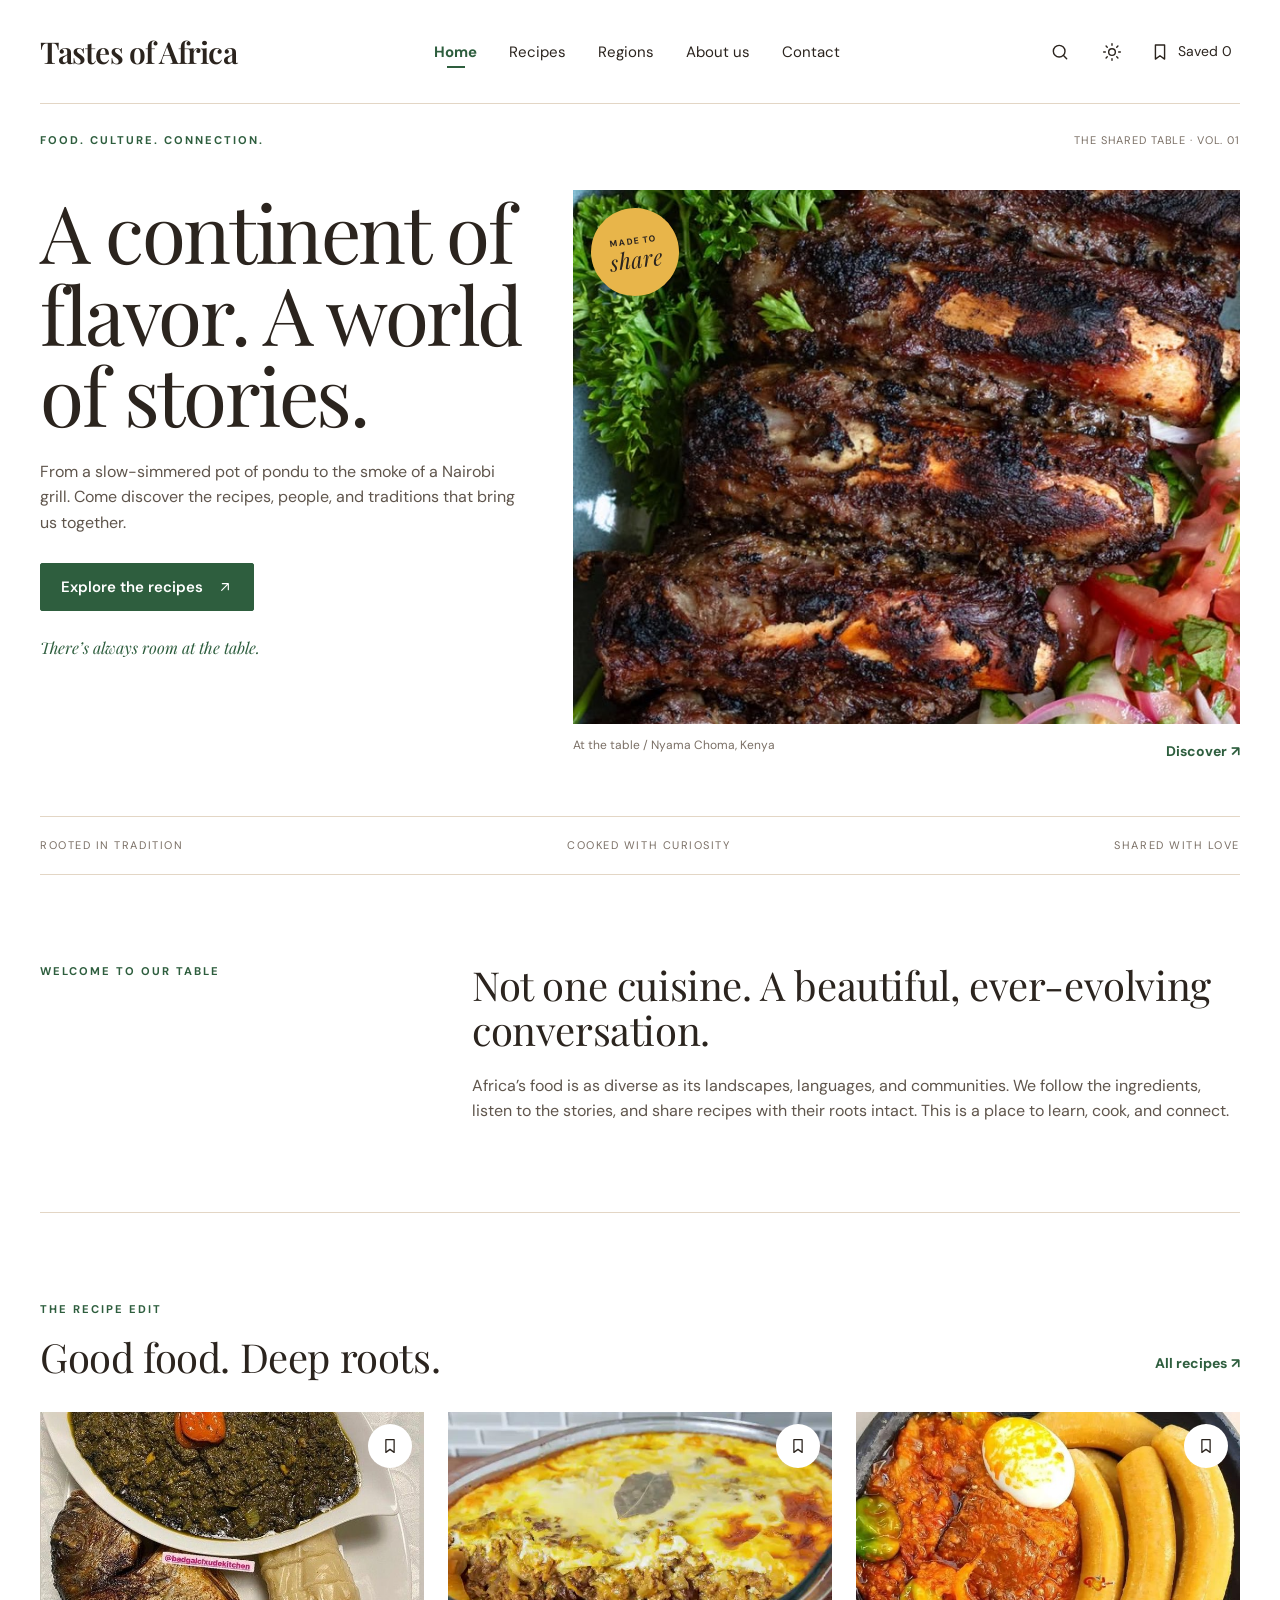
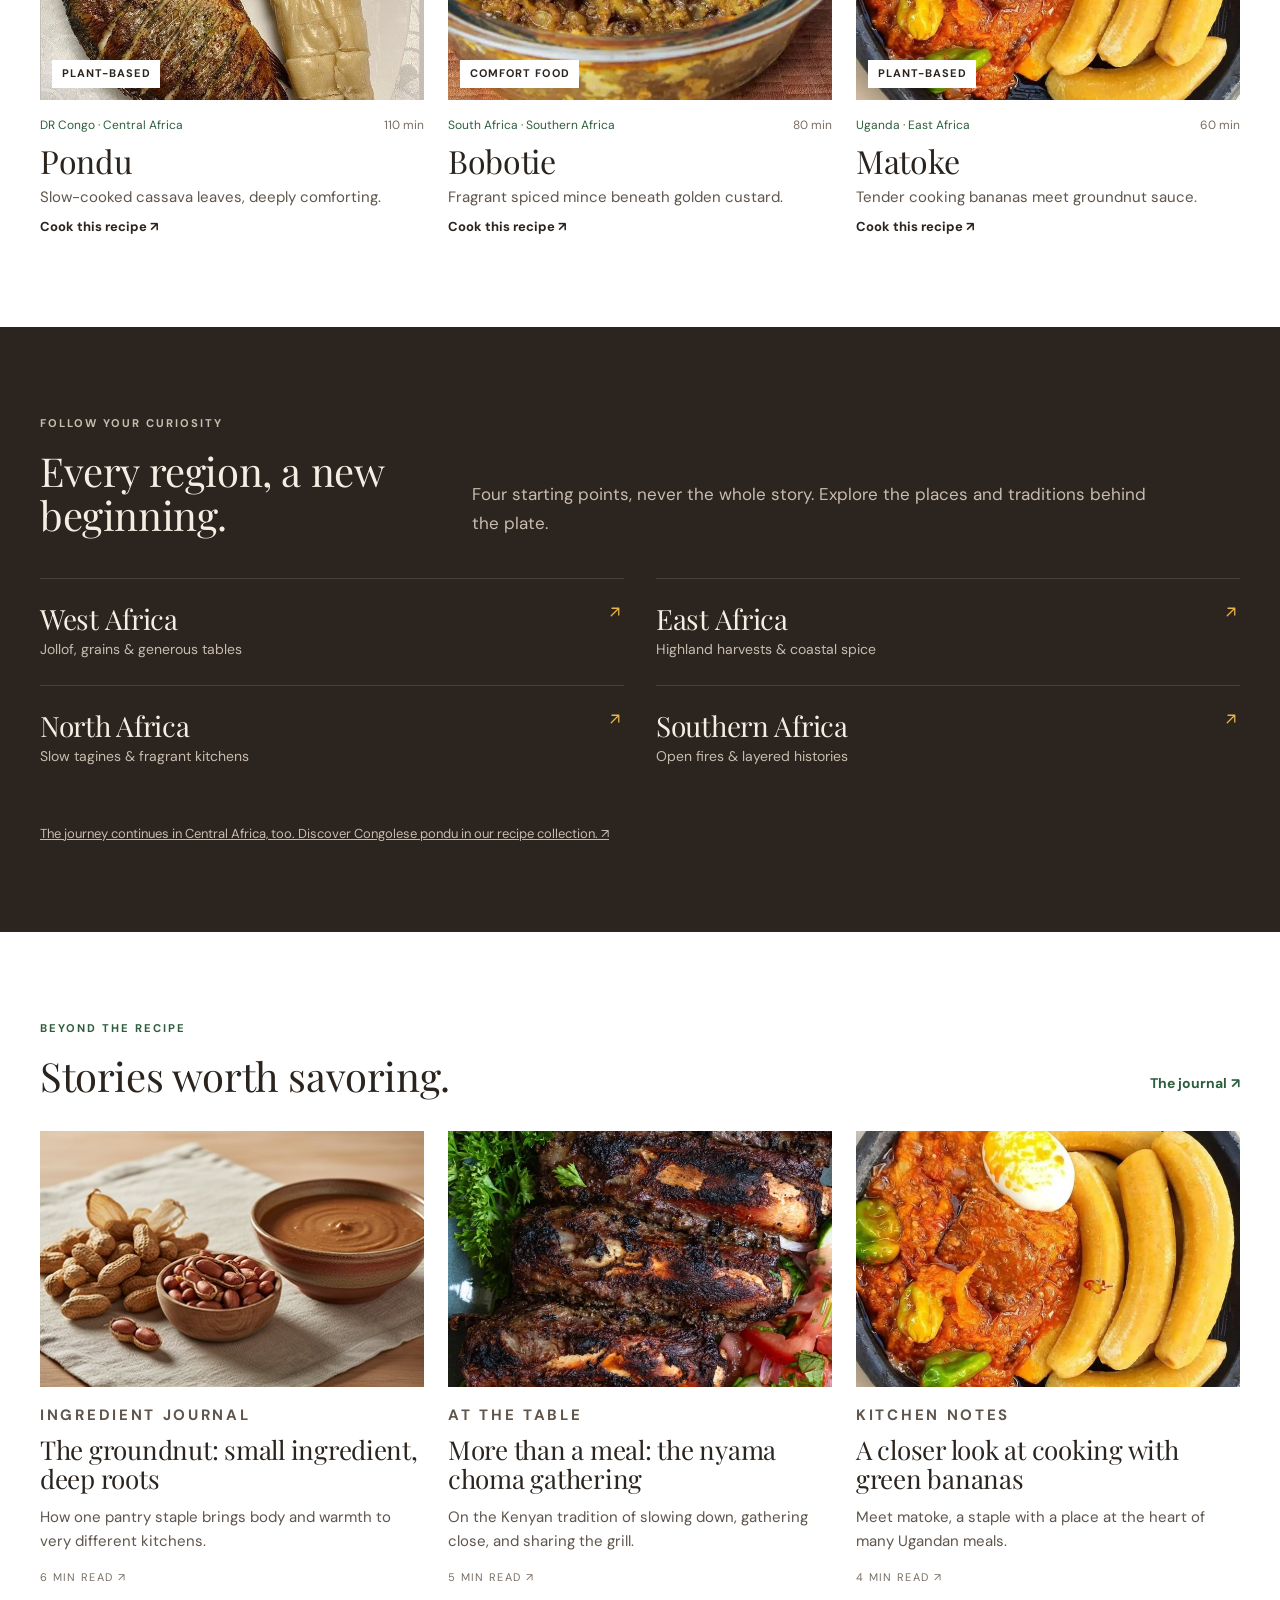
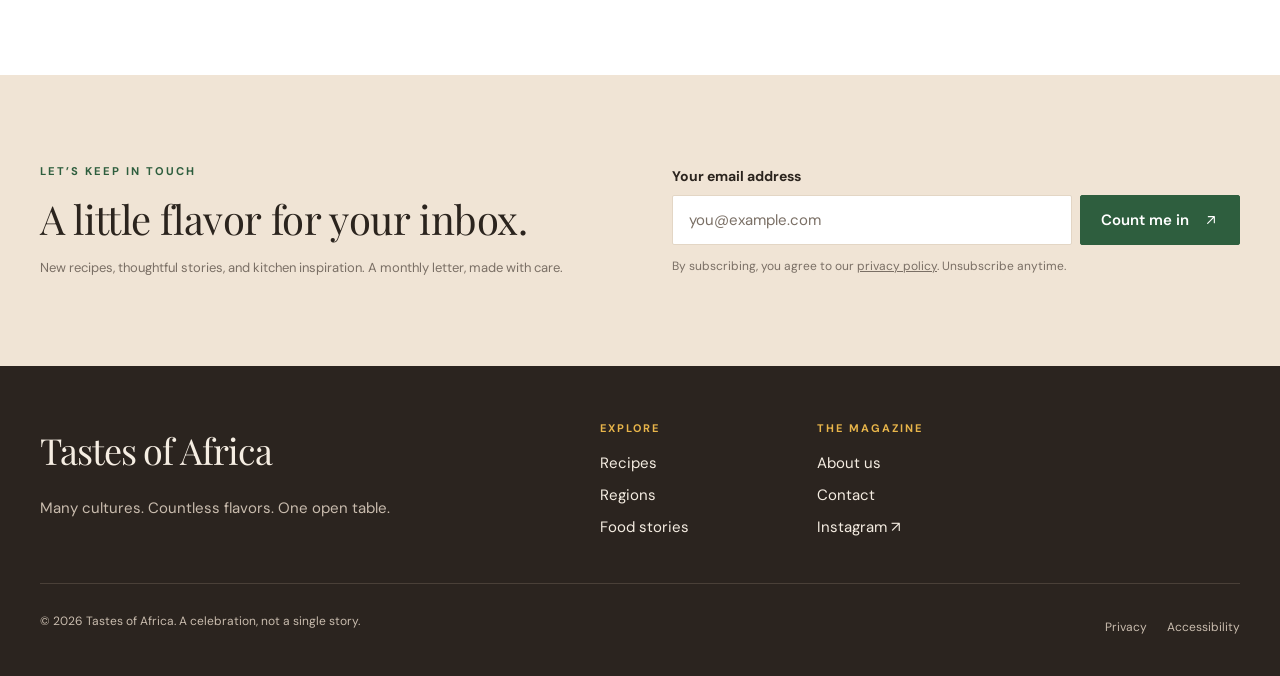
<file: index.html>
<!DOCTYPE html>
<html lang="en" data-theme="light">
<head>
  <meta charset="utf-8">
  <meta name="viewport" content="width=device-width, initial-scale=1">
  <title>Tastes of Africa · Food, culture and connection</title>
  <meta name="description" content="Tastes of Africa is a food and culture magazine sharing recipes, regions and stories from across the continent.">
  <meta name="theme-color" content="#ffffff">
  <link rel="icon" href="images/favicon.svg" type="image/svg+xml">
  <link rel="preconnect" href="https://fonts.googleapis.com">
  <link rel="preconnect" href="https://fonts.gstatic.com" crossorigin>
  <link href="https://fonts.googleapis.com/css2?family=DM+Sans:opsz,wght@9..40,400;9..40,500;9..40,700&family=Playfair+Display:ital,wght@0,400;0,500;0,600;1,400&display=swap" rel="stylesheet">
  <link rel="stylesheet" href="css/style.css">
  <script>
    (function () {
      var t = null;
      try { t = JSON.parse(localStorage.getItem("toa-theme")); } catch (e) {}
      if (t !== "dark" && t !== "light") {
        t = window.matchMedia && window.matchMedia("(prefers-color-scheme: dark)").matches ? "dark" : "light";
      }
      document.documentElement.setAttribute("data-theme", t);
    })();
  </script>
</head>
<body>
  <a class="skip-link" href="#main">Skip to main content</a>
  <header class="site-header">
    <div class="container site-header__inner">
      <a class="logo" href="index.html">Tastes of Africa</a>
      <nav class="primary-nav" aria-label="Main">
        <ul>
          <li><a href="index.html" aria-current="page">Home</a></li>
          <li><a href="recipes.html">Recipes</a></li>
          <li><a href="regions.html">Regions</a></li>
          <li><a href="about.html">About us</a></li>
          <li><a href="contact.html">Contact</a></li>
        </ul>
      </nav>
      <div class="header-tools">
        <button class="icon-btn header-search" type="button" aria-expanded="false" aria-controls="search-drawer" aria-label="Search recipes"><svg viewBox="0 0 24 24" fill="none" stroke="currentColor" stroke-width="1.7" stroke-linecap="round" stroke-linejoin="round" aria-hidden="true" focusable="false"><circle cx="11" cy="11" r="7"/><path d="m20 20-3.5-3.5"/></svg></button>
        <button class="icon-btn theme-toggle" type="button" aria-pressed="false" aria-label="Switch to dark theme"><svg class="icon-sun" viewBox="0 0 24 24" fill="none" stroke="currentColor" stroke-width="1.7" stroke-linecap="round" stroke-linejoin="round" aria-hidden="true" focusable="false"><circle cx="12" cy="12" r="4"/><path d="M12 2v2M12 20v2M4.9 4.9l1.4 1.4M17.7 17.7l1.4 1.4M2 12h2M20 12h2M4.9 19.1l1.4-1.4M17.7 6.3l1.4-1.4"/></svg><svg class="icon-moon" viewBox="0 0 24 24" fill="none" stroke="currentColor" stroke-width="1.7" stroke-linecap="round" stroke-linejoin="round" aria-hidden="true" focusable="false"><path d="M20 14.5A8 8 0 1 1 9.5 4a6.5 6.5 0 0 0 10.5 10.5Z"/></svg></button>
        <a class="icon-btn header-saved" href="recipes.html?saved"><svg viewBox="0 0 24 24" fill="none" stroke="currentColor" stroke-width="1.7" stroke-linecap="round" stroke-linejoin="round" aria-hidden="true" focusable="false"><path d="M6.5 3.5h11v17L12 16.5l-5.5 4Z"/></svg><span>Saved <span class="saved-count">0</span></span></a>
        <button class="icon-btn menu-toggle" type="button" aria-expanded="false" aria-controls="menu-panel" aria-label="Open menu"><svg viewBox="0 0 24 24" fill="none" stroke="currentColor" stroke-width="1.7" stroke-linecap="round" stroke-linejoin="round" aria-hidden="true" focusable="false"><path d="M4 7h16M4 12h16M4 17h16"/></svg></button>
      </div>
    </div>
    <div class="search-drawer" id="search-drawer" hidden>
      <form class="container" action="recipes.html" method="get" role="search">
        <label class="visually-hidden" for="header-q">Search recipes or ingredients</label>
        <input class="input" id="header-q" name="q" type="search" placeholder="Search recipes or ingredients">
        <button class="btn" type="submit">Search <svg viewBox="0 0 24 24" fill="none" stroke="currentColor" stroke-width="1.7" stroke-linecap="round" stroke-linejoin="round" aria-hidden="true" focusable="false"><path d="M5 12h14M13 6l6 6-6 6"/></svg></button>
      </form>
    </div>
    <div class="menu-panel" id="menu-panel" hidden>
      <form action="recipes.html" method="get" role="search" class="search-row mt-0" style="margin-bottom:1rem">
        <div class="search-field">
          <svg viewBox="0 0 24 24" fill="none" stroke="currentColor" stroke-width="1.7" stroke-linecap="round" stroke-linejoin="round" aria-hidden="true" focusable="false"><circle cx="11" cy="11" r="7"/><path d="m20 20-3.5-3.5"/></svg>
          <label class="visually-hidden" for="menu-q">Search recipes or ingredients</label>
          <input class="input" id="menu-q" name="q" type="search" placeholder="Search recipes">
        </div>
      </form>
      <nav aria-label="Mobile">
        <ul>
        <li><a href="index.html" aria-current="page">Home</a></li>
        <li><a href="recipes.html">Recipes</a></li>
        <li><a href="regions.html">Regions</a></li>
        <li><a href="about.html">About us</a></li>
        <li><a href="contact.html">Contact</a></li>
        </ul>
      </nav>
      <a class="btn btn--ghost menu-panel__saved" href="recipes.html?saved"><svg viewBox="0 0 24 24" fill="none" stroke="currentColor" stroke-width="1.7" stroke-linecap="round" stroke-linejoin="round" aria-hidden="true" focusable="false"><path d="M6.5 3.5h11v17L12 16.5l-5.5 4Z"/></svg> Saved recipes (<span class="saved-count">0</span>)</a>
    </div>
  </header>

  <main id="main">
    <section class="container hero" aria-labelledby="hero-title">
      <div class="hero__top">
        <p class="eyebrow">Food. Culture. Connection.</p>
        <p class="hero__issue">The shared table · Vol. 01</p>
      </div>
      <div>
        <h1 class="hero__title" id="hero-title">A continent of flavor. A world of stories.</h1>
        <p class="hero__text">From a slow-simmered pot of pondu to the smoke of a Nairobi grill. Come discover the recipes, people, and traditions that bring us together.</p>
        <a class="btn hero__cta" href="recipes.html">Explore the recipes <svg viewBox="0 0 24 24" fill="none" stroke="currentColor" stroke-width="1.7" stroke-linecap="round" stroke-linejoin="round" aria-hidden="true" focusable="false"><path d="M7 17 17 7M8 7h9v9"/></svg></a>
        <p class="hero__aside">There’s always room at the table.</p>
      </div>
      <figure class="hero__figure">
        <img src="images/nyama-choma.jpg" alt="Charred grilled ribs on a blue plate with fresh parsley, greens, and a tomato, cucumber and red onion salad." width="712" height="512" fetchpriority="high">
        <p class="hero__badge" aria-hidden="true"><small>Made to</small><span>share</span></p>
        <figcaption class="hero__caption"><span>At the table / Nyama Choma, Kenya</span><a class="text-link" href="nyama-choma.html">Discover <span class="arrow" aria-hidden="true">↗</span><span class="visually-hidden"> the Nyama Choma recipe</span></a></figcaption>
      </figure>
    </section>

    <div class="container">
      <ul class="values-strip" aria-label="Our values">
        <li>Rooted in tradition</li>
        <li>Cooked with curiosity</li>
        <li>Shared with love</li>
      </ul>
    </div>

    <section class="container section split" aria-labelledby="welcome-title">
      <p class="eyebrow">Welcome to our table</p>
      <div class="split__body">
        <h2 class="h2" id="welcome-title">Not one cuisine. A beautiful, ever-evolving conversation.</h2>
        <p>Africa’s food is as diverse as its landscapes, languages, and communities. We follow the ingredients, listen to the stories, and share recipes with their roots intact. This is a place to learn, cook, and connect.</p>
      </div>
    </section>

    <div class="container"><hr class="rule"></div>

    <section class="container section" aria-labelledby="edit-title">
      <p class="eyebrow">The recipe edit</p>
      <div class="section-head">
        <h2 class="h2" id="edit-title">Good food. Deep roots.</h2>
        <a class="text-link" href="recipes.html">All recipes <span class="arrow" aria-hidden="true">↗</span></a>
      </div>
      <div class="grid-3">
          <article class="card" data-slug="pondu" data-name="Pondu" data-region="central" data-diet="plant-based gluten-free dairy-free" data-time="110" data-order="1" data-keywords="dr congo central africa plant-based slow-cooked cassava leaves, deeply comforting.  g frozen, commercially prepared pounded cassava leaves, thawed  litre litres water, plus more as needed  large onion onions, finely chopped  small aubergine aubergines (about  g), diced  tbsp food-grade red palm oil  spring onions, sliced  tsp fine salt, then to taste  whole scotch bonnet pepper peppers (optional) cooked rice or fufu, prepared separately">
            <div class="card__media">
              <img src="images/pondu.jpg" alt="A white dish of dark green pondu topped with a red pepper, served with a whole grilled fish and a portion of kwanga." width="712" height="512" loading="lazy">
              <span class="card__badge">Plant-based</span>
            </div>
            <button class="save-btn" type="button" data-save="pondu" data-name="Pondu" aria-pressed="false" aria-label="Save Pondu to your recipes"><svg viewBox="0 0 24 24" fill="none" stroke="currentColor" stroke-width="1.7" stroke-linecap="round" stroke-linejoin="round" aria-hidden="true" focusable="false"><path d="M6.5 3.5h11v17L12 16.5l-5.5 4Z"/></svg></button>
            <p class="card__meta"><span class="card__origin">DR Congo · Central Africa</span><span class="card__time"><span class="visually-hidden">Total time </span>110 min</span></p>
            <h3 class="card__title"><a href="pondu.html">Pondu</a></h3>
            <p class="card__text">Slow-cooked cassava leaves, deeply comforting.</p>
            <span class="card__cta" aria-hidden="true">Cook this recipe <span class="arrow" aria-hidden="true">↗</span></span>
          </article>
          <article class="card" data-slug="bobotie" data-name="Bobotie" data-region="southern" data-diet="meat" data-time="80" data-order="4" data-keywords="south africa southern africa comfort food fragrant spiced mince beneath golden custard.  g beef mince  thick slice slices white bread (about  g)  ml whole milk, divided  tbsp neutral oil  large onion onions, finely chopped  garlic clove cloves, crushed  tbsp mild curry powder  tsp ground turmeric  tbsp fruit chutney  tbsp raisins  tbsp lemon juice  tsp fine salt  tsp ground black pepper  large egg eggs the reserved milk from above  bay leaf leaves yellow rice and chutney, prepared separately">
            <div class="card__media">
              <img src="images/bobotie.jpg" alt="A glass dish of bobotie with a golden, bubbling egg custard top and a bay leaf, the spiced mince showing beneath." width="712" height="512" loading="lazy">
              <span class="card__badge">Comfort food</span>
            </div>
            <button class="save-btn" type="button" data-save="bobotie" data-name="Bobotie" aria-pressed="false" aria-label="Save Bobotie to your recipes"><svg viewBox="0 0 24 24" fill="none" stroke="currentColor" stroke-width="1.7" stroke-linecap="round" stroke-linejoin="round" aria-hidden="true" focusable="false"><path d="M6.5 3.5h11v17L12 16.5l-5.5 4Z"/></svg></button>
            <p class="card__meta"><span class="card__origin">South Africa · Southern Africa</span><span class="card__time"><span class="visually-hidden">Total time </span>80 min</span></p>
            <h3 class="card__title"><a href="bobotie.html">Bobotie</a></h3>
            <p class="card__text">Fragrant spiced mince beneath golden custard.</p>
            <span class="card__cta" aria-hidden="true">Cook this recipe <span class="arrow" aria-hidden="true">↗</span></span>
          </article>
          <article class="card" data-slug="matoke" data-name="Matoke" data-region="east" data-diet="plant-based gluten-free dairy-free" data-time="60" data-order="5" data-keywords="uganda east africa plant-based tender cooking bananas meet groundnut sauce.  green cooking banana bananas (about  kg, unpeeled)  tsp fine salt water for steaming  food-safe banana leaf leaves, washed (optional)  g unsweetened smooth peanut butter  tbsp neutral oil  small onion onions, finely chopped  medium tomato tomatoes, finely chopped  ml water  tsp fine salt, then to taste steamed greens, prepared separately">
            <div class="card__media">
              <img src="images/matoke.jpg" alt="Steamed yellow cooking bananas beside a rich tomato stew with a boiled egg and green peppers on a dark clay plate." width="712" height="512" loading="lazy">
              <span class="card__badge">Plant-based</span>
            </div>
            <button class="save-btn" type="button" data-save="matoke" data-name="Matoke" aria-pressed="false" aria-label="Save Matoke to your recipes"><svg viewBox="0 0 24 24" fill="none" stroke="currentColor" stroke-width="1.7" stroke-linecap="round" stroke-linejoin="round" aria-hidden="true" focusable="false"><path d="M6.5 3.5h11v17L12 16.5l-5.5 4Z"/></svg></button>
            <p class="card__meta"><span class="card__origin">Uganda · East Africa</span><span class="card__time"><span class="visually-hidden">Total time </span>60 min</span></p>
            <h3 class="card__title"><a href="matoke.html">Matoke</a></h3>
            <p class="card__text">Tender cooking bananas meet groundnut sauce.</p>
            <span class="card__cta" aria-hidden="true">Cook this recipe <span class="arrow" aria-hidden="true">↗</span></span>
          </article>
      </div>
    </section>

    <section class="dark-section section" aria-labelledby="regions-title">
      <div class="container">
        <p class="eyebrow eyebrow--gold">Follow your curiosity</p>
        <div class="split" style="align-items:end">
          <h2 class="h2" id="regions-title" style="grid-column: span 1">Every region, a new beginning.</h2>
          <p class="lede">Four starting points, never the whole story. Explore the places and traditions behind the plate.</p>
        </div>
        <ul class="region-list">
          <li><a href="regions.html#west"><h3>West Africa</h3><p>Jollof, grains &amp; generous tables</p><svg viewBox="0 0 24 24" fill="none" stroke="currentColor" stroke-width="1.7" stroke-linecap="round" stroke-linejoin="round" aria-hidden="true" focusable="false"><path d="M7 17 17 7M8 7h9v9"/></svg></a></li>
          <li><a href="regions.html#east"><h3>East Africa</h3><p>Highland harvests &amp; coastal spice</p><svg viewBox="0 0 24 24" fill="none" stroke="currentColor" stroke-width="1.7" stroke-linecap="round" stroke-linejoin="round" aria-hidden="true" focusable="false"><path d="M7 17 17 7M8 7h9v9"/></svg></a></li>
          <li><a href="regions.html#north"><h3>North Africa</h3><p>Slow tagines &amp; fragrant kitchens</p><svg viewBox="0 0 24 24" fill="none" stroke="currentColor" stroke-width="1.7" stroke-linecap="round" stroke-linejoin="round" aria-hidden="true" focusable="false"><path d="M7 17 17 7M8 7h9v9"/></svg></a></li>
          <li><a href="regions.html#southern"><h3>Southern Africa</h3><p>Open fires &amp; layered histories</p><svg viewBox="0 0 24 24" fill="none" stroke="currentColor" stroke-width="1.7" stroke-linecap="round" stroke-linejoin="round" aria-hidden="true" focusable="false"><path d="M7 17 17 7M8 7h9v9"/></svg></a></li>
        </ul>
        <p class="small" style="margin-top:2rem"><a href="pondu.html" style="color:var(--dark-muted)">The journey continues in Central Africa, too. Discover Congolese pondu in our recipe collection. <span aria-hidden="true">↗</span></a></p>
      </div>
    </section>

    <section class="container section" id="stories" aria-labelledby="stories-title">
      <p class="eyebrow">Beyond the recipe</p>
      <div class="section-head">
        <h2 class="h2" id="stories-title">Stories worth savoring.</h2>
        <a class="text-link" href="regions.html">The journal <span class="arrow" aria-hidden="true">↗</span></a>
      </div>
      <div class="grid-3">
          <article class="story">
            <div class="story__media"><img src="images/groundnut.jpg" alt="Raw groundnuts in their shells beside a bowl of shelled nuts and a bowl of smooth groundnut paste." width="712" height="474" loading="lazy"></div>
            <p class="eyebrow">Ingredient journal</p>
            <h3 class="story__title"><a href="matoke.html">The groundnut: small ingredient, deep roots</a></h3>
            <p>How one pantry staple brings body and warmth to very different kitchens.</p>
            <span class="story__read">6 min read <span aria-hidden="true">↗</span></span>
          </article>
          <article class="story">
            <div class="story__media"><img src="images/nyama-choma.jpg" alt="Charred grilled ribs served with a fresh tomato, cucumber and onion salad." width="712" height="474" loading="lazy"></div>
            <p class="eyebrow">At the table</p>
            <h3 class="story__title"><a href="nyama-choma.html">More than a meal: the nyama choma gathering</a></h3>
            <p>On the Kenyan tradition of slowing down, gathering close, and sharing the grill.</p>
            <span class="story__read">5 min read <span aria-hidden="true">↗</span></span>
          </article>
          <article class="story">
            <div class="story__media"><img src="images/matoke.jpg" alt="Steamed yellow cooking bananas served with a tomato stew and a boiled egg." width="712" height="474" loading="lazy"></div>
            <p class="eyebrow">Kitchen notes</p>
            <h3 class="story__title"><a href="matoke.html">A closer look at cooking with green bananas</a></h3>
            <p>Meet matoke, a staple with a place at the heart of many Ugandan meals.</p>
            <span class="story__read">4 min read <span aria-hidden="true">↗</span></span>
          </article>
      </div>
    </section>

    <section class="newsletter section" aria-labelledby="news-title">
      <div class="container newsletter__grid">
        <div>
          <p class="eyebrow">Let’s keep in touch</p>
          <h2 class="h2" id="news-title">A little flavor for your inbox.</h2>
          <p class="small" style="margin-top:1rem">New recipes, thoughtful stories, and kitchen inspiration. A monthly letter, made with care.</p>
        </div>
        <form id="newsletter-form" novalidate>
          <label class="label" for="nl-email">Your email address</label>
          <div class="newsletter__row">
            <input class="input" id="nl-email" name="email" type="email" autocomplete="email" placeholder="you@example.com" aria-describedby="newsletter-status nl-note">
            <button class="btn" type="submit">Count me in <svg viewBox="0 0 24 24" fill="none" stroke="currentColor" stroke-width="1.7" stroke-linecap="round" stroke-linejoin="round" aria-hidden="true" focusable="false"><path d="M7 17 17 7M8 7h9v9"/></svg></button>
          </div>
          <p class="newsletter__status" id="newsletter-status" role="status" aria-live="polite"></p>
          <p class="newsletter__note" id="nl-note">By subscribing, you agree to our <a href="privacy.html">privacy policy</a>. Unsubscribe anytime.</p>
        </form>
      </div>
    </section>
  </main>

  <footer class="site-footer">
    <div class="container">
      <div class="site-footer__top">
        <div>
          <a class="logo" href="index.html">Tastes of Africa</a>
          <p class="site-footer__tag">Many cultures. Countless flavors. One open table.</p>
        </div>
        <div class="footer-cols">
          <nav class="footer-col" aria-labelledby="f-explore">
            <h2 id="f-explore">Explore</h2>
            <ul>
              <li><a href="recipes.html">Recipes</a></li>
              <li><a href="regions.html">Regions</a></li>
              <li><a href="index.html#stories">Food stories</a></li>
            </ul>
          </nav>
          <nav class="footer-col" aria-labelledby="f-magazine">
            <h2 id="f-magazine">The magazine</h2>
            <ul>
              <li><a href="about.html">About us</a></li>
              <li><a href="contact.html">Contact</a></li>
              <li><a href="https://www.instagram.com/" target="_blank" rel="noopener noreferrer">Instagram&nbsp;<span class="arrow" aria-hidden="true">↗</span><span class="visually-hidden"> (opens in a new tab)</span></a></li>
            </ul>
          </nav>
        </div>
      </div>
      <div class="site-footer__bottom">
        <p>© <span class="year">2026</span> Tastes of Africa. A celebration, not a single story.</p>
        <ul>
          <li><a href="privacy.html">Privacy</a></li>
          <li><a href="accessibility.html">Accessibility</a></li>
        </ul>
      </div>
    </div>
  </footer>

  <div class="toast" id="toast" role="status" aria-live="polite" hidden>
    <span class="toast__msg"></span>
    <button class="toast__undo" type="button">Undo</button>
  </div>
  <div class="visually-hidden" id="announcer" aria-live="polite"></div>
  <script src="js/main.js" defer></script>
</body>
</html>
</file>
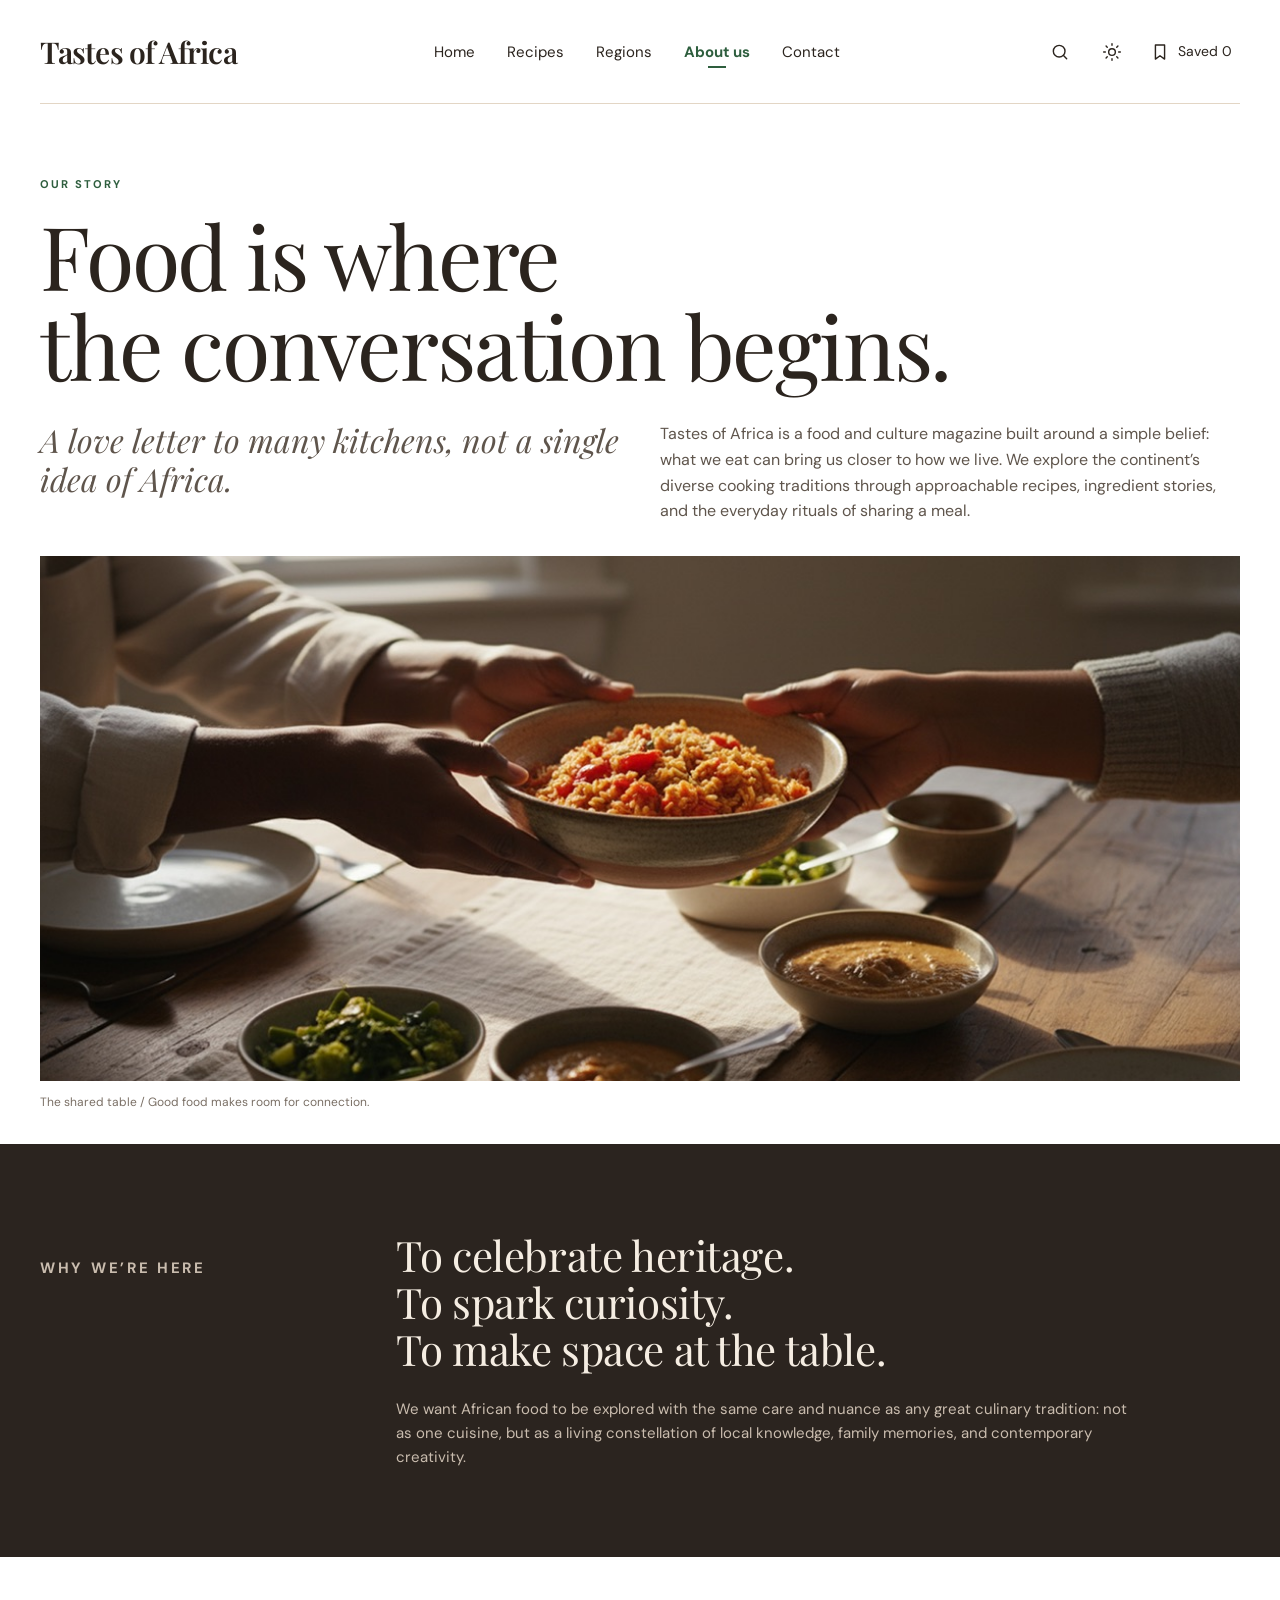
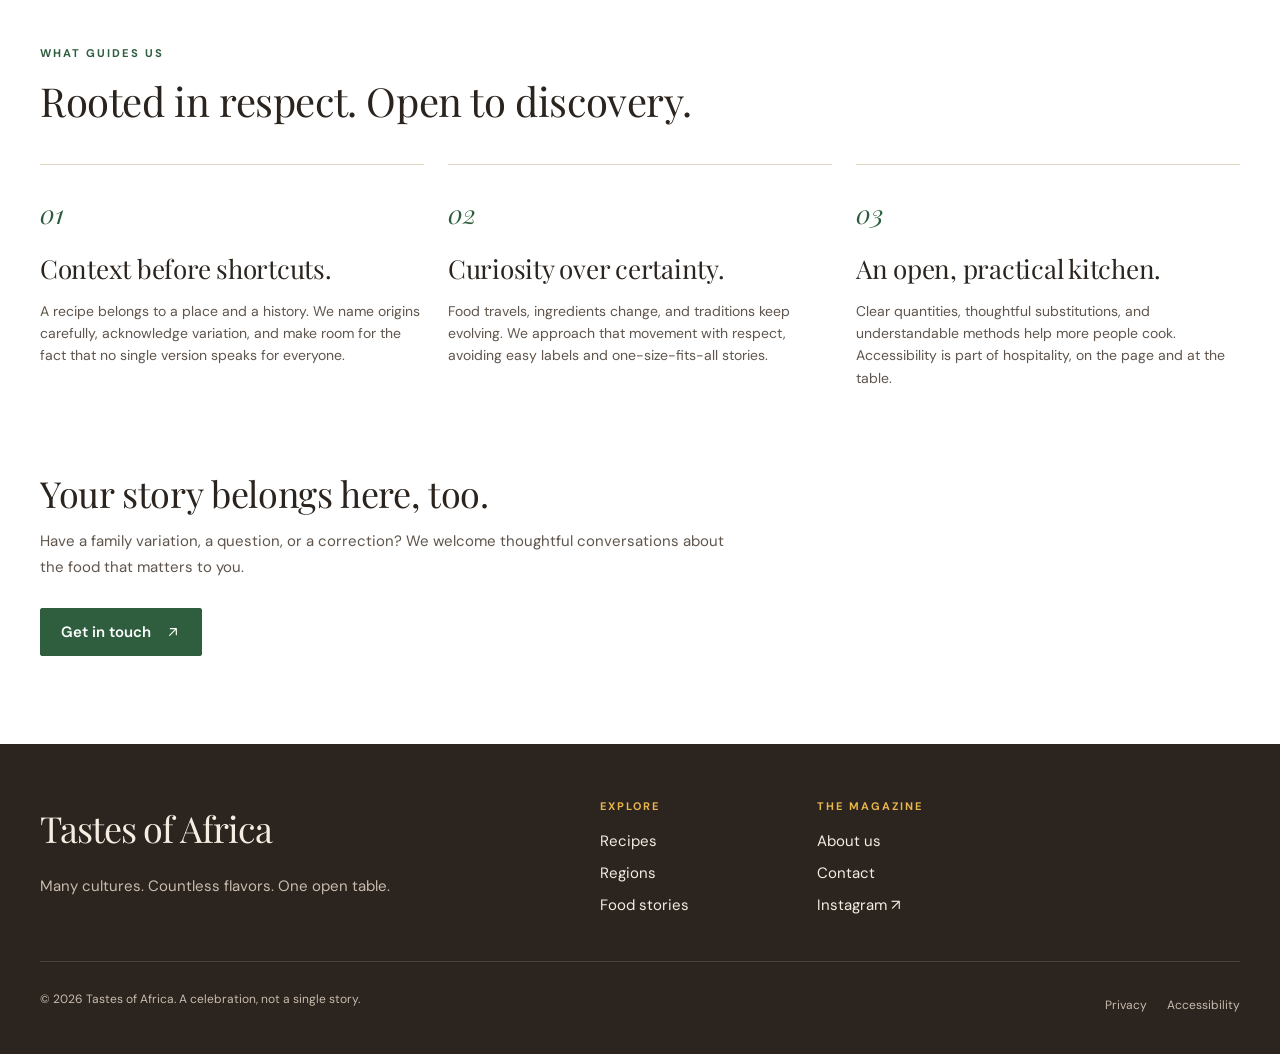
<file: about.html>
<!DOCTYPE html>
<html lang="en" data-theme="light">
<head>
  <meta charset="utf-8">
  <meta name="viewport" content="width=device-width, initial-scale=1">
  <title>About us · Tastes of Africa</title>
  <meta name="description" content="Why Tastes of Africa exists: celebrating heritage, sparking curiosity and making space at the table.">
  <meta name="theme-color" content="#ffffff">
  <link rel="icon" href="images/favicon.svg" type="image/svg+xml">
  <link rel="preconnect" href="https://fonts.googleapis.com">
  <link rel="preconnect" href="https://fonts.gstatic.com" crossorigin>
  <link href="https://fonts.googleapis.com/css2?family=DM+Sans:opsz,wght@9..40,400;9..40,500;9..40,700&family=Playfair+Display:ital,wght@0,400;0,500;0,600;1,400&display=swap" rel="stylesheet">
  <link rel="stylesheet" href="css/style.css">
  <script>
    (function () {
      var t = null;
      try { t = JSON.parse(localStorage.getItem("toa-theme")); } catch (e) {}
      if (t !== "dark" && t !== "light") {
        t = window.matchMedia && window.matchMedia("(prefers-color-scheme: dark)").matches ? "dark" : "light";
      }
      document.documentElement.setAttribute("data-theme", t);
    })();
  </script>
</head>
<body>
  <a class="skip-link" href="#main">Skip to main content</a>
  <header class="site-header">
    <div class="container site-header__inner">
      <a class="logo" href="index.html">Tastes of Africa</a>
      <nav class="primary-nav" aria-label="Main">
        <ul>
          <li><a href="index.html">Home</a></li>
          <li><a href="recipes.html">Recipes</a></li>
          <li><a href="regions.html">Regions</a></li>
          <li><a href="about.html" aria-current="page">About us</a></li>
          <li><a href="contact.html">Contact</a></li>
        </ul>
      </nav>
      <div class="header-tools">
        <button class="icon-btn header-search" type="button" aria-expanded="false" aria-controls="search-drawer" aria-label="Search recipes"><svg viewBox="0 0 24 24" fill="none" stroke="currentColor" stroke-width="1.7" stroke-linecap="round" stroke-linejoin="round" aria-hidden="true" focusable="false"><circle cx="11" cy="11" r="7"/><path d="m20 20-3.5-3.5"/></svg></button>
        <button class="icon-btn theme-toggle" type="button" aria-pressed="false" aria-label="Switch to dark theme"><svg class="icon-sun" viewBox="0 0 24 24" fill="none" stroke="currentColor" stroke-width="1.7" stroke-linecap="round" stroke-linejoin="round" aria-hidden="true" focusable="false"><circle cx="12" cy="12" r="4"/><path d="M12 2v2M12 20v2M4.9 4.9l1.4 1.4M17.7 17.7l1.4 1.4M2 12h2M20 12h2M4.9 19.1l1.4-1.4M17.7 6.3l1.4-1.4"/></svg><svg class="icon-moon" viewBox="0 0 24 24" fill="none" stroke="currentColor" stroke-width="1.7" stroke-linecap="round" stroke-linejoin="round" aria-hidden="true" focusable="false"><path d="M20 14.5A8 8 0 1 1 9.5 4a6.5 6.5 0 0 0 10.5 10.5Z"/></svg></button>
        <a class="icon-btn header-saved" href="recipes.html?saved"><svg viewBox="0 0 24 24" fill="none" stroke="currentColor" stroke-width="1.7" stroke-linecap="round" stroke-linejoin="round" aria-hidden="true" focusable="false"><path d="M6.5 3.5h11v17L12 16.5l-5.5 4Z"/></svg><span>Saved <span class="saved-count">0</span></span></a>
        <button class="icon-btn menu-toggle" type="button" aria-expanded="false" aria-controls="menu-panel" aria-label="Open menu"><svg viewBox="0 0 24 24" fill="none" stroke="currentColor" stroke-width="1.7" stroke-linecap="round" stroke-linejoin="round" aria-hidden="true" focusable="false"><path d="M4 7h16M4 12h16M4 17h16"/></svg></button>
      </div>
    </div>
    <div class="search-drawer" id="search-drawer" hidden>
      <form class="container" action="recipes.html" method="get" role="search">
        <label class="visually-hidden" for="header-q">Search recipes or ingredients</label>
        <input class="input" id="header-q" name="q" type="search" placeholder="Search recipes or ingredients">
        <button class="btn" type="submit">Search <svg viewBox="0 0 24 24" fill="none" stroke="currentColor" stroke-width="1.7" stroke-linecap="round" stroke-linejoin="round" aria-hidden="true" focusable="false"><path d="M5 12h14M13 6l6 6-6 6"/></svg></button>
      </form>
    </div>
    <div class="menu-panel" id="menu-panel" hidden>
      <form action="recipes.html" method="get" role="search" class="search-row mt-0" style="margin-bottom:1rem">
        <div class="search-field">
          <svg viewBox="0 0 24 24" fill="none" stroke="currentColor" stroke-width="1.7" stroke-linecap="round" stroke-linejoin="round" aria-hidden="true" focusable="false"><circle cx="11" cy="11" r="7"/><path d="m20 20-3.5-3.5"/></svg>
          <label class="visually-hidden" for="menu-q">Search recipes or ingredients</label>
          <input class="input" id="menu-q" name="q" type="search" placeholder="Search recipes">
        </div>
      </form>
      <nav aria-label="Mobile">
        <ul>
        <li><a href="index.html">Home</a></li>
        <li><a href="recipes.html">Recipes</a></li>
        <li><a href="regions.html">Regions</a></li>
        <li><a href="about.html" aria-current="page">About us</a></li>
        <li><a href="contact.html">Contact</a></li>
        </ul>
      </nav>
      <a class="btn btn--ghost menu-panel__saved" href="recipes.html?saved"><svg viewBox="0 0 24 24" fill="none" stroke="currentColor" stroke-width="1.7" stroke-linecap="round" stroke-linejoin="round" aria-hidden="true" focusable="false"><path d="M6.5 3.5h11v17L12 16.5l-5.5 4Z"/></svg> Saved recipes (<span class="saved-count">0</span>)</a>
    </div>
  </header>

  <main id="main">
    <section class="container page-intro" aria-labelledby="page-title">
      <p class="eyebrow">Our story</p>
      <h1 class="display" id="page-title">Food is where<br> the conversation begins.</h1>
      <div class="about-intro">
        <p class="tagline">A love letter to many kitchens, not a single idea of Africa.</p>
        <p>Tastes of Africa is a food and culture magazine built around a simple belief: what we eat can bring us closer to how we live. We explore the continent’s diverse cooking traditions through approachable recipes, ingredient stories, and the everyday rituals of sharing a meal.</p>
      </div>
      <figure class="wide-figure">
        <img src="images/shared-table.jpg" alt="Two people pass a bowl of jollof rice across a wooden table set with greens and groundnut stew." width="1260" height="515">
        <figcaption class="caption">The shared table / Good food makes room for connection.</figcaption>
      </figure>
    </section>

    <section class="dark-section section" aria-labelledby="mission-title">
      <div class="container mission">
        <p class="eyebrow eyebrow--gold">Why we’re here</p>
        <div>
          <h2 id="mission-title">To celebrate heritage.<br> To spark curiosity.<br> To make space at the table.</h2>
          <p>We want African food to be explored with the same care and nuance as any great culinary tradition: not as one cuisine, but as a living constellation of local knowledge, family memories, and contemporary creativity.</p>
        </div>
      </div>
    </section>

    <section class="container section" aria-labelledby="guides-title">
      <p class="eyebrow">What guides us</p>
      <h2 class="h2" id="guides-title">Rooted in respect. Open to discovery.</h2>
      <ol class="principles">
        <li class="principle">
          <span class="principle__num" aria-hidden="true">01</span>
          <h3>Context before shortcuts.</h3>
          <p>A recipe belongs to a place and a history. We name origins carefully, acknowledge variation, and make room for the fact that no single version speaks for everyone.</p>
        </li>
        <li class="principle">
          <span class="principle__num" aria-hidden="true">02</span>
          <h3>Curiosity over certainty.</h3>
          <p>Food travels, ingredients change, and traditions keep evolving. We approach that movement with respect, avoiding easy labels and one-size-fits-all stories.</p>
        </li>
        <li class="principle">
          <span class="principle__num" aria-hidden="true">03</span>
          <h3>An open, practical kitchen.</h3>
          <p>Clear quantities, thoughtful substitutions, and understandable methods help more people cook. Accessibility is part of hospitality, on the page and at the table.</p>
        </li>
      </ol>

      <div style="margin-top:3.5rem">
        <h2 class="h3" style="font-size:clamp(1.75rem,3vw,2.25rem)">Your story belongs here, too.</h2>
        <p class="lede" style="margin-top:1rem;font-size:.9375rem">Have a family variation, a question, or a correction? We welcome thoughtful conversations about the food that matters to you.</p>
        <a class="btn" href="contact.html" style="margin-top:1.75rem">Get in touch <svg viewBox="0 0 24 24" fill="none" stroke="currentColor" stroke-width="1.7" stroke-linecap="round" stroke-linejoin="round" aria-hidden="true" focusable="false"><path d="M7 17 17 7M8 7h9v9"/></svg></a>
      </div>
    </section>
  </main>

  <footer class="site-footer">
    <div class="container">
      <div class="site-footer__top">
        <div>
          <a class="logo" href="index.html">Tastes of Africa</a>
          <p class="site-footer__tag">Many cultures. Countless flavors. One open table.</p>
        </div>
        <div class="footer-cols">
          <nav class="footer-col" aria-labelledby="f-explore">
            <h2 id="f-explore">Explore</h2>
            <ul>
              <li><a href="recipes.html">Recipes</a></li>
              <li><a href="regions.html">Regions</a></li>
              <li><a href="index.html#stories">Food stories</a></li>
            </ul>
          </nav>
          <nav class="footer-col" aria-labelledby="f-magazine">
            <h2 id="f-magazine">The magazine</h2>
            <ul>
              <li><a href="about.html">About us</a></li>
              <li><a href="contact.html">Contact</a></li>
              <li><a href="https://www.instagram.com/" target="_blank" rel="noopener noreferrer">Instagram&nbsp;<span class="arrow" aria-hidden="true">↗</span><span class="visually-hidden"> (opens in a new tab)</span></a></li>
            </ul>
          </nav>
        </div>
      </div>
      <div class="site-footer__bottom">
        <p>© <span class="year">2026</span> Tastes of Africa. A celebration, not a single story.</p>
        <ul>
          <li><a href="privacy.html">Privacy</a></li>
          <li><a href="accessibility.html">Accessibility</a></li>
        </ul>
      </div>
    </div>
  </footer>

  <div class="toast" id="toast" role="status" aria-live="polite" hidden>
    <span class="toast__msg"></span>
    <button class="toast__undo" type="button">Undo</button>
  </div>
  <div class="visually-hidden" id="announcer" aria-live="polite"></div>
  <script src="js/main.js" defer></script>
</body>
</html>
</file>
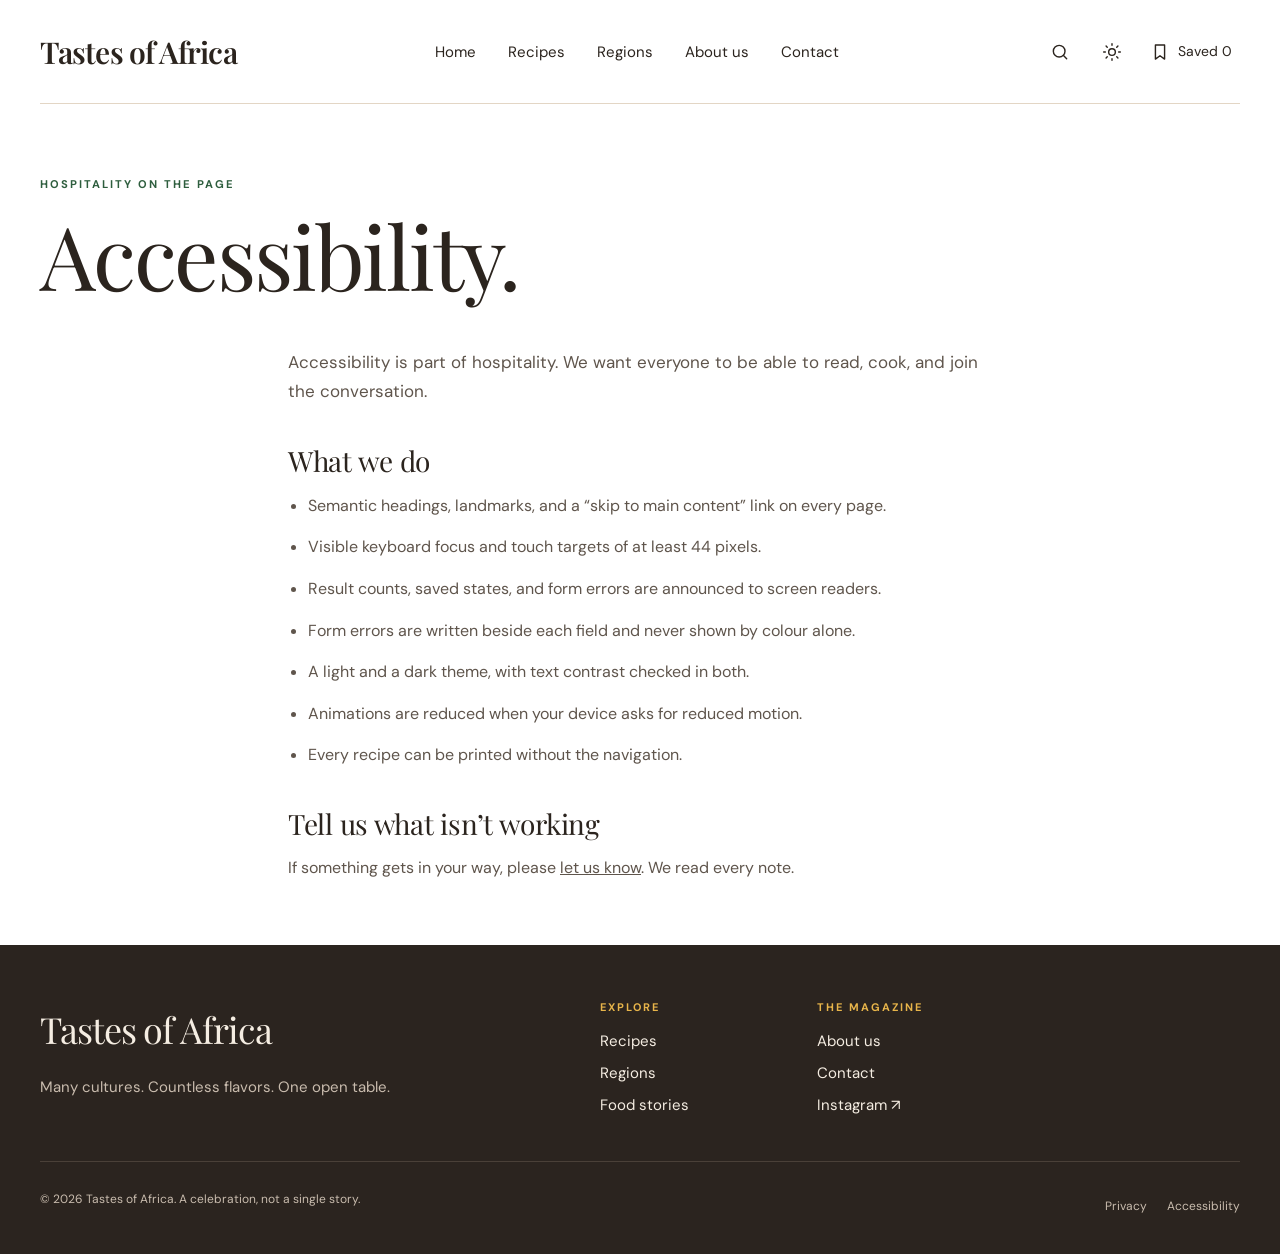
<file: accessibility.html>
<!DOCTYPE html>
<html lang="en" data-theme="light">
<head>
  <meta charset="utf-8">
  <meta name="viewport" content="width=device-width, initial-scale=1">
  <title>Accessibility · Tastes of Africa</title>
  <meta name="description" content="The accessibility commitments behind Tastes of Africa.">
  <meta name="theme-color" content="#ffffff">
  <link rel="icon" href="images/favicon.svg" type="image/svg+xml">
  <link rel="preconnect" href="https://fonts.googleapis.com">
  <link rel="preconnect" href="https://fonts.gstatic.com" crossorigin>
  <link href="https://fonts.googleapis.com/css2?family=DM+Sans:opsz,wght@9..40,400;9..40,500;9..40,700&family=Playfair+Display:ital,wght@0,400;0,500;0,600;1,400&display=swap" rel="stylesheet">
  <link rel="stylesheet" href="css/style.css">
  <script>
    (function () {
      var t = null;
      try { t = JSON.parse(localStorage.getItem("toa-theme")); } catch (e) {}
      if (t !== "dark" && t !== "light") {
        t = window.matchMedia && window.matchMedia("(prefers-color-scheme: dark)").matches ? "dark" : "light";
      }
      document.documentElement.setAttribute("data-theme", t);
    })();
  </script>
</head>
<body>
  <a class="skip-link" href="#main">Skip to main content</a>
  <header class="site-header">
    <div class="container site-header__inner">
      <a class="logo" href="index.html">Tastes of Africa</a>
      <nav class="primary-nav" aria-label="Main">
        <ul>
          <li><a href="index.html">Home</a></li>
          <li><a href="recipes.html">Recipes</a></li>
          <li><a href="regions.html">Regions</a></li>
          <li><a href="about.html">About us</a></li>
          <li><a href="contact.html">Contact</a></li>
        </ul>
      </nav>
      <div class="header-tools">
        <button class="icon-btn header-search" type="button" aria-expanded="false" aria-controls="search-drawer" aria-label="Search recipes"><svg viewBox="0 0 24 24" fill="none" stroke="currentColor" stroke-width="1.7" stroke-linecap="round" stroke-linejoin="round" aria-hidden="true" focusable="false"><circle cx="11" cy="11" r="7"/><path d="m20 20-3.5-3.5"/></svg></button>
        <button class="icon-btn theme-toggle" type="button" aria-pressed="false" aria-label="Switch to dark theme"><svg class="icon-sun" viewBox="0 0 24 24" fill="none" stroke="currentColor" stroke-width="1.7" stroke-linecap="round" stroke-linejoin="round" aria-hidden="true" focusable="false"><circle cx="12" cy="12" r="4"/><path d="M12 2v2M12 20v2M4.9 4.9l1.4 1.4M17.7 17.7l1.4 1.4M2 12h2M20 12h2M4.9 19.1l1.4-1.4M17.7 6.3l1.4-1.4"/></svg><svg class="icon-moon" viewBox="0 0 24 24" fill="none" stroke="currentColor" stroke-width="1.7" stroke-linecap="round" stroke-linejoin="round" aria-hidden="true" focusable="false"><path d="M20 14.5A8 8 0 1 1 9.5 4a6.5 6.5 0 0 0 10.5 10.5Z"/></svg></button>
        <a class="icon-btn header-saved" href="recipes.html?saved"><svg viewBox="0 0 24 24" fill="none" stroke="currentColor" stroke-width="1.7" stroke-linecap="round" stroke-linejoin="round" aria-hidden="true" focusable="false"><path d="M6.5 3.5h11v17L12 16.5l-5.5 4Z"/></svg><span>Saved <span class="saved-count">0</span></span></a>
        <button class="icon-btn menu-toggle" type="button" aria-expanded="false" aria-controls="menu-panel" aria-label="Open menu"><svg viewBox="0 0 24 24" fill="none" stroke="currentColor" stroke-width="1.7" stroke-linecap="round" stroke-linejoin="round" aria-hidden="true" focusable="false"><path d="M4 7h16M4 12h16M4 17h16"/></svg></button>
      </div>
    </div>
    <div class="search-drawer" id="search-drawer" hidden>
      <form class="container" action="recipes.html" method="get" role="search">
        <label class="visually-hidden" for="header-q">Search recipes or ingredients</label>
        <input class="input" id="header-q" name="q" type="search" placeholder="Search recipes or ingredients">
        <button class="btn" type="submit">Search <svg viewBox="0 0 24 24" fill="none" stroke="currentColor" stroke-width="1.7" stroke-linecap="round" stroke-linejoin="round" aria-hidden="true" focusable="false"><path d="M5 12h14M13 6l6 6-6 6"/></svg></button>
      </form>
    </div>
    <div class="menu-panel" id="menu-panel" hidden>
      <form action="recipes.html" method="get" role="search" class="search-row mt-0" style="margin-bottom:1rem">
        <div class="search-field">
          <svg viewBox="0 0 24 24" fill="none" stroke="currentColor" stroke-width="1.7" stroke-linecap="round" stroke-linejoin="round" aria-hidden="true" focusable="false"><circle cx="11" cy="11" r="7"/><path d="m20 20-3.5-3.5"/></svg>
          <label class="visually-hidden" for="menu-q">Search recipes or ingredients</label>
          <input class="input" id="menu-q" name="q" type="search" placeholder="Search recipes">
        </div>
      </form>
      <nav aria-label="Mobile">
        <ul>
        <li><a href="index.html">Home</a></li>
        <li><a href="recipes.html">Recipes</a></li>
        <li><a href="regions.html">Regions</a></li>
        <li><a href="about.html">About us</a></li>
        <li><a href="contact.html">Contact</a></li>
        </ul>
      </nav>
      <a class="btn btn--ghost menu-panel__saved" href="recipes.html?saved"><svg viewBox="0 0 24 24" fill="none" stroke="currentColor" stroke-width="1.7" stroke-linecap="round" stroke-linejoin="round" aria-hidden="true" focusable="false"><path d="M6.5 3.5h11v17L12 16.5l-5.5 4Z"/></svg> Saved recipes (<span class="saved-count">0</span>)</a>
    </div>
  </header>

  <main id="main">
    <section class="container page-intro" aria-labelledby="page-title">
      <p class="eyebrow">Hospitality on the page</p>
      <h1 class="display" id="page-title">Accessibility.</h1>
    </section>
    <div class="container prose">
      <p class="lede">Accessibility is part of hospitality. We want everyone to be able to read, cook, and join the conversation.</p>
      <h2>What we do</h2>
      <ul>
        <li>Semantic headings, landmarks, and a “skip to main content” link on every page.</li>
        <li>Visible keyboard focus and touch targets of at least 44 pixels.</li>
        <li>Result counts, saved states, and form errors are announced to screen readers.</li>
        <li>Form errors are written beside each field and never shown by colour alone.</li>
        <li>A light and a dark theme, with text contrast checked in both.</li>
        <li>Animations are reduced when your device asks for reduced motion.</li>
        <li>Every recipe can be printed without the navigation.</li>
      </ul>
      <h2>Tell us what isn’t working</h2>
      <p>If something gets in your way, please <a href="contact.html">let us know</a>. We read every note.</p>
    </div>
  </main>

  <footer class="site-footer">
    <div class="container">
      <div class="site-footer__top">
        <div>
          <a class="logo" href="index.html">Tastes of Africa</a>
          <p class="site-footer__tag">Many cultures. Countless flavors. One open table.</p>
        </div>
        <div class="footer-cols">
          <nav class="footer-col" aria-labelledby="f-explore">
            <h2 id="f-explore">Explore</h2>
            <ul>
              <li><a href="recipes.html">Recipes</a></li>
              <li><a href="regions.html">Regions</a></li>
              <li><a href="index.html#stories">Food stories</a></li>
            </ul>
          </nav>
          <nav class="footer-col" aria-labelledby="f-magazine">
            <h2 id="f-magazine">The magazine</h2>
            <ul>
              <li><a href="about.html">About us</a></li>
              <li><a href="contact.html">Contact</a></li>
              <li><a href="https://www.instagram.com/" target="_blank" rel="noopener noreferrer">Instagram&nbsp;<span class="arrow" aria-hidden="true">↗</span><span class="visually-hidden"> (opens in a new tab)</span></a></li>
            </ul>
          </nav>
        </div>
      </div>
      <div class="site-footer__bottom">
        <p>© <span class="year">2026</span> Tastes of Africa. A celebration, not a single story.</p>
        <ul>
          <li><a href="privacy.html">Privacy</a></li>
          <li><a href="accessibility.html">Accessibility</a></li>
        </ul>
      </div>
    </div>
  </footer>

  <div class="toast" id="toast" role="status" aria-live="polite" hidden>
    <span class="toast__msg"></span>
    <button class="toast__undo" type="button">Undo</button>
  </div>
  <div class="visually-hidden" id="announcer" aria-live="polite"></div>
  <script src="js/main.js" defer></script>
</body>
</html>
</file>
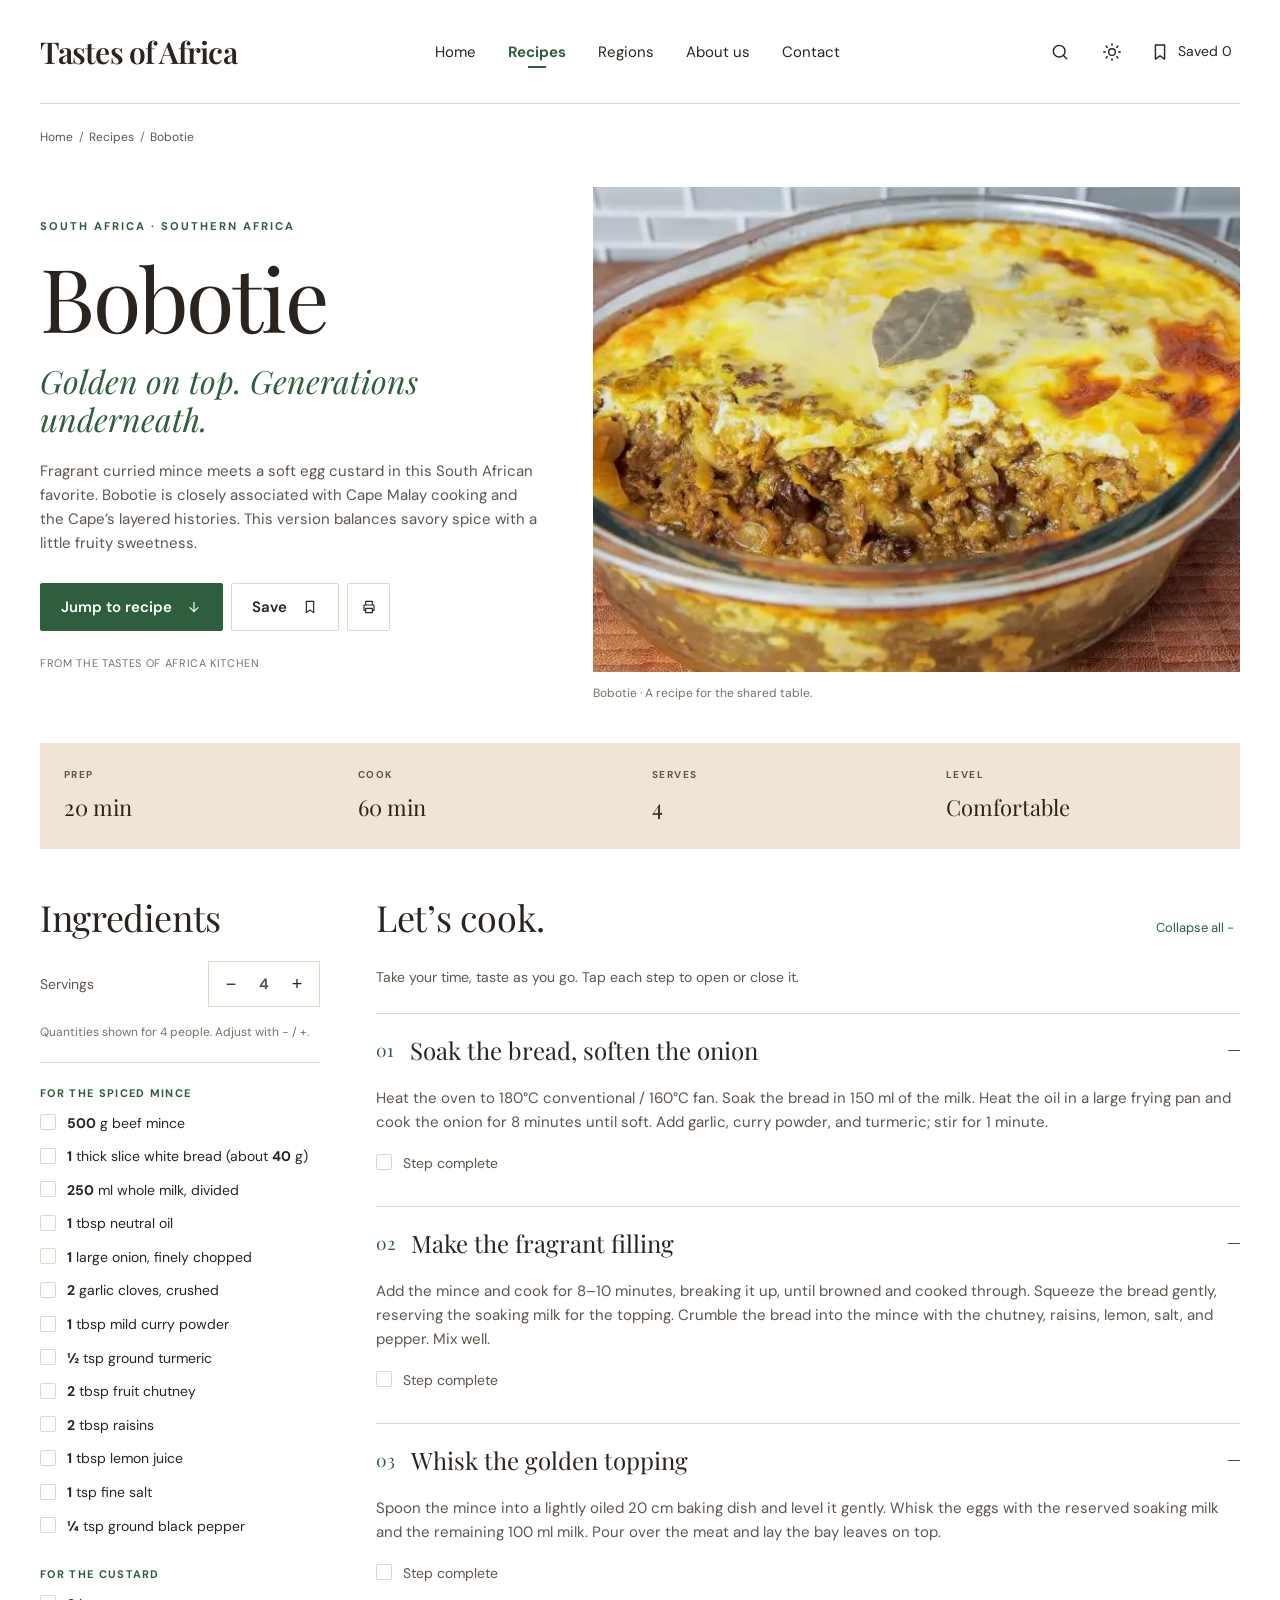
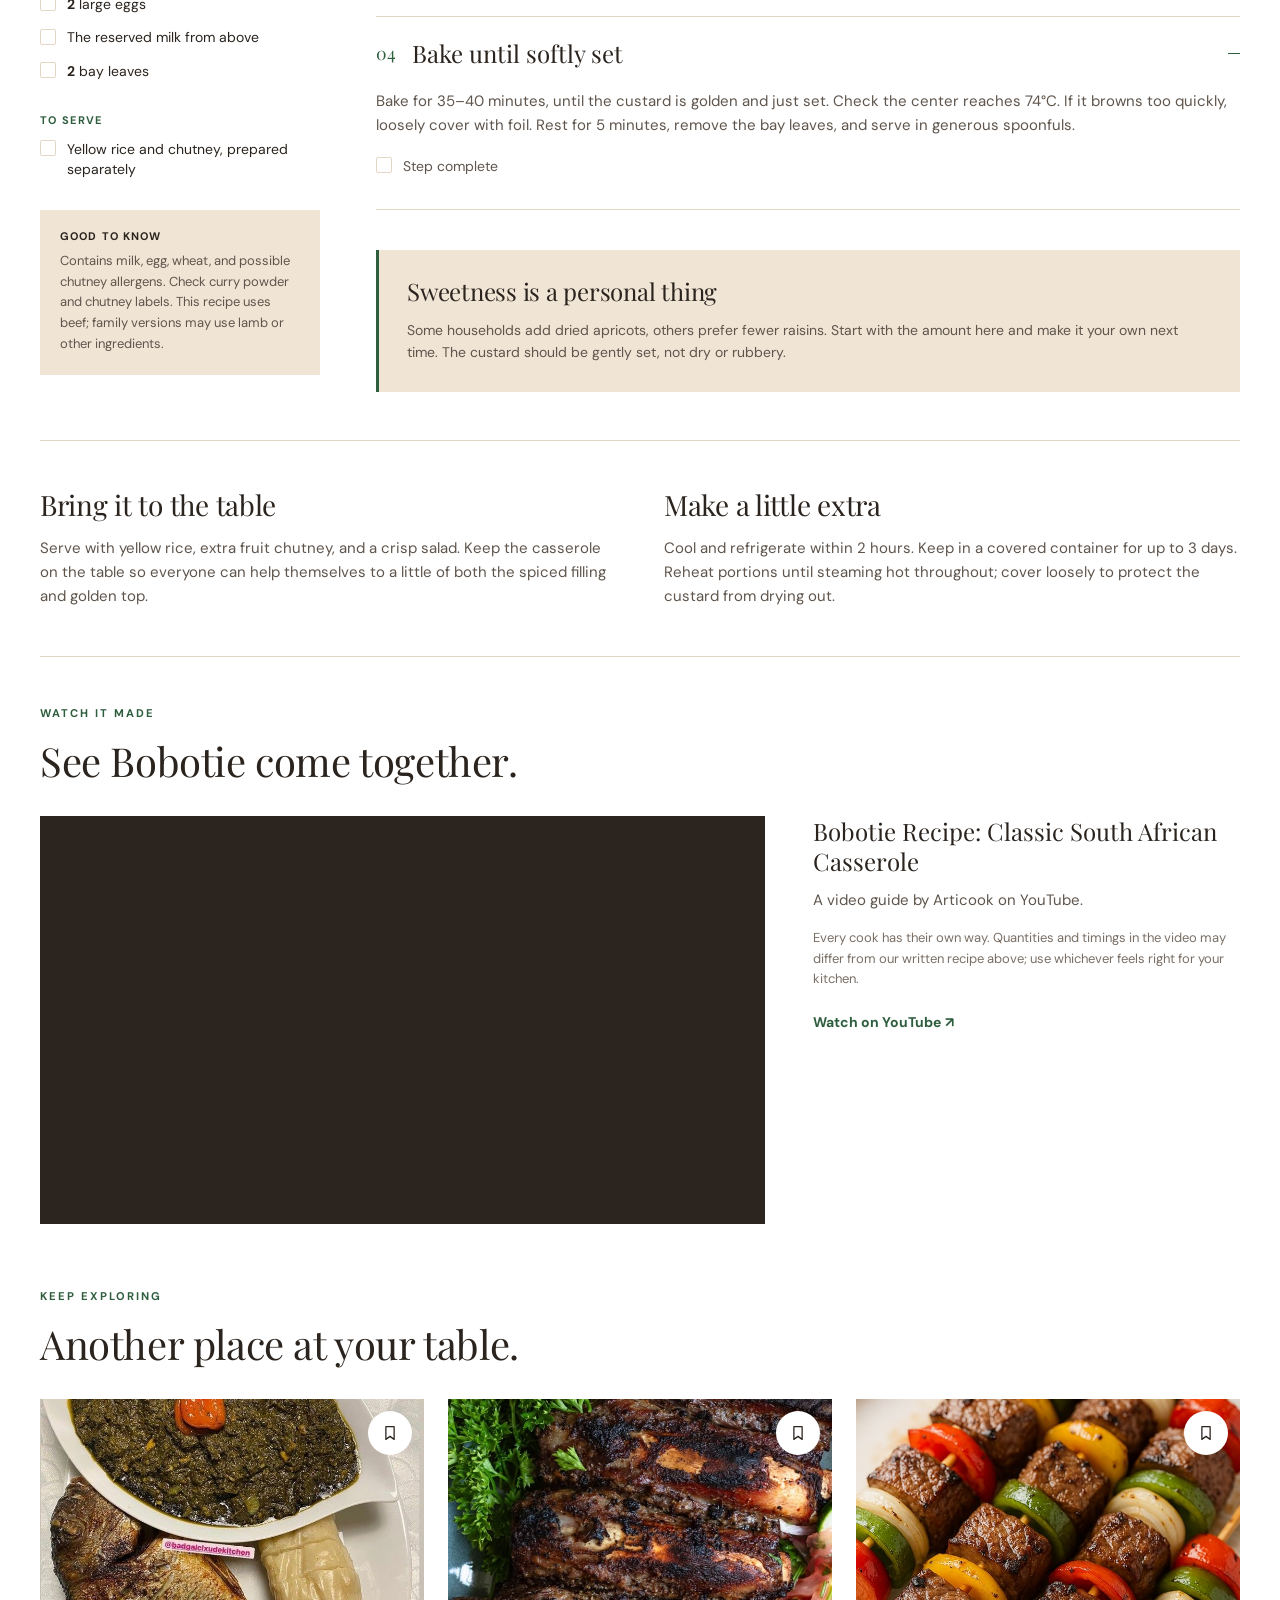
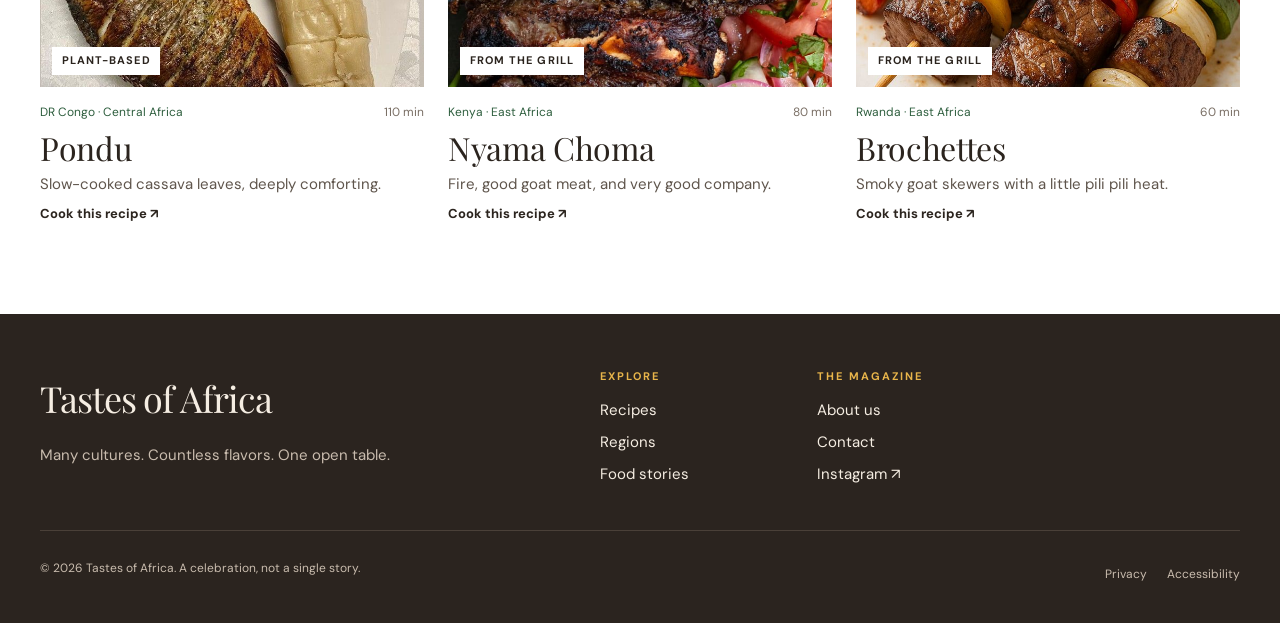
<file: bobotie.html>
<!DOCTYPE html>
<html lang="en" data-theme="light">
<head>
  <meta charset="utf-8">
  <meta name="viewport" content="width=device-width, initial-scale=1">
  <title>Bobotie recipe · Tastes of Africa</title>
  <meta name="description" content="Bobotie from South Africa: Fragrant spiced mince beneath golden custard. A step-by-step recipe with adjustable servings.">
  <meta name="theme-color" content="#ffffff">
  <link rel="icon" href="images/favicon.svg" type="image/svg+xml">
  <link rel="preconnect" href="https://fonts.googleapis.com">
  <link rel="preconnect" href="https://fonts.gstatic.com" crossorigin>
  <link href="https://fonts.googleapis.com/css2?family=DM+Sans:opsz,wght@9..40,400;9..40,500;9..40,700&family=Playfair+Display:ital,wght@0,400;0,500;0,600;1,400&display=swap" rel="stylesheet">
  <link rel="stylesheet" href="css/style.css">
  <script>
    (function () {
      var t = null;
      try { t = JSON.parse(localStorage.getItem("toa-theme")); } catch (e) {}
      if (t !== "dark" && t !== "light") {
        t = window.matchMedia && window.matchMedia("(prefers-color-scheme: dark)").matches ? "dark" : "light";
      }
      document.documentElement.setAttribute("data-theme", t);
    })();
  </script>
</head>
<body>
  <a class="skip-link" href="#main">Skip to main content</a>
  <header class="site-header">
    <div class="container site-header__inner">
      <a class="logo" href="index.html">Tastes of Africa</a>
      <nav class="primary-nav" aria-label="Main">
        <ul>
          <li><a href="index.html">Home</a></li>
          <li><a href="recipes.html" aria-current="page">Recipes</a></li>
          <li><a href="regions.html">Regions</a></li>
          <li><a href="about.html">About us</a></li>
          <li><a href="contact.html">Contact</a></li>
        </ul>
      </nav>
      <div class="header-tools">
        <button class="icon-btn header-search" type="button" aria-expanded="false" aria-controls="search-drawer" aria-label="Search recipes"><svg viewBox="0 0 24 24" fill="none" stroke="currentColor" stroke-width="1.7" stroke-linecap="round" stroke-linejoin="round" aria-hidden="true" focusable="false"><circle cx="11" cy="11" r="7"/><path d="m20 20-3.5-3.5"/></svg></button>
        <button class="icon-btn theme-toggle" type="button" aria-pressed="false" aria-label="Switch to dark theme"><svg class="icon-sun" viewBox="0 0 24 24" fill="none" stroke="currentColor" stroke-width="1.7" stroke-linecap="round" stroke-linejoin="round" aria-hidden="true" focusable="false"><circle cx="12" cy="12" r="4"/><path d="M12 2v2M12 20v2M4.9 4.9l1.4 1.4M17.7 17.7l1.4 1.4M2 12h2M20 12h2M4.9 19.1l1.4-1.4M17.7 6.3l1.4-1.4"/></svg><svg class="icon-moon" viewBox="0 0 24 24" fill="none" stroke="currentColor" stroke-width="1.7" stroke-linecap="round" stroke-linejoin="round" aria-hidden="true" focusable="false"><path d="M20 14.5A8 8 0 1 1 9.5 4a6.5 6.5 0 0 0 10.5 10.5Z"/></svg></button>
        <a class="icon-btn header-saved" href="recipes.html?saved"><svg viewBox="0 0 24 24" fill="none" stroke="currentColor" stroke-width="1.7" stroke-linecap="round" stroke-linejoin="round" aria-hidden="true" focusable="false"><path d="M6.5 3.5h11v17L12 16.5l-5.5 4Z"/></svg><span>Saved <span class="saved-count">0</span></span></a>
        <button class="icon-btn menu-toggle" type="button" aria-expanded="false" aria-controls="menu-panel" aria-label="Open menu"><svg viewBox="0 0 24 24" fill="none" stroke="currentColor" stroke-width="1.7" stroke-linecap="round" stroke-linejoin="round" aria-hidden="true" focusable="false"><path d="M4 7h16M4 12h16M4 17h16"/></svg></button>
      </div>
    </div>
    <div class="search-drawer" id="search-drawer" hidden>
      <form class="container" action="recipes.html" method="get" role="search">
        <label class="visually-hidden" for="header-q">Search recipes or ingredients</label>
        <input class="input" id="header-q" name="q" type="search" placeholder="Search recipes or ingredients">
        <button class="btn" type="submit">Search <svg viewBox="0 0 24 24" fill="none" stroke="currentColor" stroke-width="1.7" stroke-linecap="round" stroke-linejoin="round" aria-hidden="true" focusable="false"><path d="M5 12h14M13 6l6 6-6 6"/></svg></button>
      </form>
    </div>
    <div class="menu-panel" id="menu-panel" hidden>
      <form action="recipes.html" method="get" role="search" class="search-row mt-0" style="margin-bottom:1rem">
        <div class="search-field">
          <svg viewBox="0 0 24 24" fill="none" stroke="currentColor" stroke-width="1.7" stroke-linecap="round" stroke-linejoin="round" aria-hidden="true" focusable="false"><circle cx="11" cy="11" r="7"/><path d="m20 20-3.5-3.5"/></svg>
          <label class="visually-hidden" for="menu-q">Search recipes or ingredients</label>
          <input class="input" id="menu-q" name="q" type="search" placeholder="Search recipes">
        </div>
      </form>
      <nav aria-label="Mobile">
        <ul>
        <li><a href="index.html">Home</a></li>
        <li><a href="recipes.html" aria-current="page">Recipes</a></li>
        <li><a href="regions.html">Regions</a></li>
        <li><a href="about.html">About us</a></li>
        <li><a href="contact.html">Contact</a></li>
        </ul>
      </nav>
      <a class="btn btn--ghost menu-panel__saved" href="recipes.html?saved"><svg viewBox="0 0 24 24" fill="none" stroke="currentColor" stroke-width="1.7" stroke-linecap="round" stroke-linejoin="round" aria-hidden="true" focusable="false"><path d="M6.5 3.5h11v17L12 16.5l-5.5 4Z"/></svg> Saved recipes (<span class="saved-count">0</span>)</a>
    </div>
  </header>

  <main id="main">
    <nav class="container breadcrumb" aria-label="Breadcrumb">
      <ol>
        <li><a href="index.html">Home</a></li>
        <li><a href="recipes.html">Recipes</a></li>
        <li><a href="bobotie.html" aria-current="page">Bobotie</a></li>
      </ol>
    </nav>

    <article>
      <header class="container recipe-hero">
        <div>
          <p class="eyebrow">South Africa · Southern Africa</p>
          <h1 class="display">Bobotie</h1>
          <p class="tagline">Golden on top. Generations underneath.</p>
          <p class="recipe-hero__text">Fragrant curried mince meets a soft egg custard in this South African favorite. Bobotie is closely associated with Cape Malay cooking and the Cape’s layered histories. This version balances savory spice with a little fruity sweetness.</p>
          <div class="recipe-hero__actions">
            <a class="btn" href="#ingredients">Jump to recipe <svg viewBox="0 0 24 24" fill="none" stroke="currentColor" stroke-width="1.7" stroke-linecap="round" stroke-linejoin="round" aria-hidden="true" focusable="false"><path d="M12 5v14M6 13l6 6 6-6"/></svg></a>
            <button class="btn btn--ghost" type="button" data-save="bobotie" data-name="Bobotie" aria-pressed="false"><span class="save-label">Save</span> <svg viewBox="0 0 24 24" fill="none" stroke="currentColor" stroke-width="1.7" stroke-linecap="round" stroke-linejoin="round" aria-hidden="true" focusable="false"><path d="M6.5 3.5h11v17L12 16.5l-5.5 4Z"/></svg></button>
            <button class="btn btn--ghost btn--icon print-btn" type="button" aria-label="Print this recipe"><svg viewBox="0 0 24 24" fill="none" stroke="currentColor" stroke-width="1.7" stroke-linecap="round" stroke-linejoin="round" aria-hidden="true" focusable="false"><path d="M7 9V3.5h10V9M7 17H4.5V10a1 1 0 0 1 1-1h13a1 1 0 0 1 1 1v7H17"/><path d="M7 14h10v6.5H7z"/></svg></button>
          </div>
          <p class="recipe-hero__from">From the Tastes of Africa kitchen</p>
        </div>
        <figure>
          <img src="images/bobotie.jpg" alt="A glass dish of bobotie with a golden, bubbling egg custard top and a bay leaf, the spiced mince showing beneath." width="712" height="512">
          <figcaption class="caption">Bobotie · A recipe for the shared table.</figcaption>
        </figure>
      </header>

      <div class="container">
        <dl class="facts" style="--fact-count: 4; margin: 0;">
          <div><dt class="facts__label">Prep</dt><dd class="facts__value">20 min</dd></div>
          <div><dt class="facts__label">Cook</dt><dd class="facts__value">60 min</dd></div>
          <div><dt class="facts__label">Serves</dt><dd class="facts__value" id="serves-fact">4</dd></div>
          <div><dt class="facts__label">Level</dt><dd class="facts__value">Comfortable</dd></div>
        </dl>
      </div>

      <div class="container recipe-body">
        <section class="ingredients" id="ingredients" aria-labelledby="ingredients-title">
          <h2 id="ingredients-title">Ingredients</h2>
          <div class="servings">
            <span id="servings-label">Servings</span>
            <div class="stepper" data-base="4" role="group" aria-labelledby="servings-label">
              <button type="button" data-step="-1" aria-label="Fewer servings">−</button>
              <output aria-live="polite" aria-label="Number of servings">4</output>
              <button type="button" data-step="1" aria-label="More servings">+</button>
            </div>
          </div>
          <p class="servings-note" id="servings-note">Quantities shown for 4 people. Adjust with − / +.</p>

          <div class="ing-group" role="group" aria-labelledby="ing-g0">
            <h3 class="ing-group__title" id="ing-g0">For the spiced mince</h3>
            <ul class="ing-list">
              <li><label class="check"><input type="checkbox"><span><span class="qty" data-base="500" data-mode="whole">500</span> g beef mince</span></label></li>
              <li><label class="check"><input type="checkbox"><span><span class="qty" data-base="1">1</span> thick <span class="pl" data-one="slice" data-many="slices">slice</span> white bread (about <span class="qty" data-base="40" data-mode="whole">40</span> g)</span></label></li>
              <li><label class="check"><input type="checkbox"><span><span class="qty" data-base="250" data-mode="whole">250</span> ml whole milk, divided</span></label></li>
              <li><label class="check"><input type="checkbox"><span><span class="qty" data-base="1">1</span> tbsp neutral oil</span></label></li>
              <li><label class="check"><input type="checkbox"><span><span class="qty" data-base="1">1</span> large <span class="pl" data-one="onion" data-many="onions">onion</span>, finely chopped</span></label></li>
              <li><label class="check"><input type="checkbox"><span><span class="qty" data-base="2">2</span> garlic <span class="pl" data-one="clove" data-many="cloves">cloves</span>, crushed</span></label></li>
              <li><label class="check"><input type="checkbox"><span><span class="qty" data-base="1">1</span> tbsp mild curry powder</span></label></li>
              <li><label class="check"><input type="checkbox"><span><span class="qty" data-base="0.5">½</span> tsp ground turmeric</span></label></li>
              <li><label class="check"><input type="checkbox"><span><span class="qty" data-base="2">2</span> tbsp fruit chutney</span></label></li>
              <li><label class="check"><input type="checkbox"><span><span class="qty" data-base="2">2</span> tbsp raisins</span></label></li>
              <li><label class="check"><input type="checkbox"><span><span class="qty" data-base="1">1</span> tbsp lemon juice</span></label></li>
              <li><label class="check"><input type="checkbox"><span><span class="qty" data-base="1">1</span> tsp fine salt</span></label></li>
              <li><label class="check"><input type="checkbox"><span><span class="qty" data-base="0.25">¼</span> tsp ground black pepper</span></label></li>
            </ul>
          </div>
          <div class="ing-group" role="group" aria-labelledby="ing-g1">
            <h3 class="ing-group__title" id="ing-g1">For the custard</h3>
            <ul class="ing-list">
              <li><label class="check"><input type="checkbox"><span><span class="qty" data-base="2">2</span> large <span class="pl" data-one="egg" data-many="eggs">eggs</span></span></label></li>
              <li><label class="check"><input type="checkbox"><span>The reserved milk from above</span></label></li>
              <li><label class="check"><input type="checkbox"><span><span class="qty" data-base="2">2</span> bay <span class="pl" data-one="leaf" data-many="leaves">leaves</span></span></label></li>
            </ul>
          </div>
          <div class="ing-group" role="group" aria-labelledby="ing-g2">
            <h3 class="ing-group__title" id="ing-g2">To serve</h3>
            <ul class="ing-list">
              <li><label class="check"><input type="checkbox"><span>Yellow rice and chutney, prepared separately</span></label></li>
            </ul>
          </div>
          <aside class="good-to-know" aria-labelledby="gtk-title">
            <h3 id="gtk-title">Good to know</h3>
            <p>Contains milk, egg, wheat, and possible chutney allergens. Check curry powder and chutney labels. This recipe uses beef; family versions may use lamb or other ingredients.</p>
          </aside>
        </section>

        <section class="method" aria-labelledby="method-title">
          <div class="method__head">
            <h2 id="method-title">Let’s cook.</h2>
            <button class="toggle-all" type="button">Collapse all −</button>
          </div>
          <p class="method__intro">Take your time, taste as you go. Tap each step to open or close it.</p>
          <ol class="steps">
            <li class="step">
              <h3 class="step__heading">
                <button class="step__toggle" type="button" aria-expanded="true" aria-controls="step-1" id="step-1-label">
                  <span class="step__num">01</span>
                  <span class="step__title">Soak the bread, soften the onion</span>
                  <span class="step__icon" aria-hidden="true"></span>
                </button>
              </h3>
              <div class="step__panel" id="step-1" role="region" aria-labelledby="step-1-label">
                <p>Heat the oven to 180°C conventional / 160°C fan. Soak the bread in 150 ml of the milk. Heat the oil in a large frying pan and cook the onion for 8 minutes until soft. Add garlic, curry powder, and turmeric; stir for 1 minute.</p>
                <label class="check step__done"><input type="checkbox"><span>Step complete</span></label>
              </div>
            </li>
            <li class="step">
              <h3 class="step__heading">
                <button class="step__toggle" type="button" aria-expanded="true" aria-controls="step-2" id="step-2-label">
                  <span class="step__num">02</span>
                  <span class="step__title">Make the fragrant filling</span>
                  <span class="step__icon" aria-hidden="true"></span>
                </button>
              </h3>
              <div class="step__panel" id="step-2" role="region" aria-labelledby="step-2-label">
                <p>Add the mince and cook for 8–10 minutes, breaking it up, until browned and cooked through. Squeeze the bread gently, reserving the soaking milk for the topping. Crumble the bread into the mince with the chutney, raisins, lemon, salt, and pepper. Mix well.</p>
                <label class="check step__done"><input type="checkbox"><span>Step complete</span></label>
              </div>
            </li>
            <li class="step">
              <h3 class="step__heading">
                <button class="step__toggle" type="button" aria-expanded="true" aria-controls="step-3" id="step-3-label">
                  <span class="step__num">03</span>
                  <span class="step__title">Whisk the golden topping</span>
                  <span class="step__icon" aria-hidden="true"></span>
                </button>
              </h3>
              <div class="step__panel" id="step-3" role="region" aria-labelledby="step-3-label">
                <p>Spoon the mince into a lightly oiled 20 cm baking dish and level it gently. Whisk the eggs with the reserved soaking milk and the remaining 100 ml milk. Pour over the meat and lay the bay leaves on top.</p>
                <label class="check step__done"><input type="checkbox"><span>Step complete</span></label>
              </div>
            </li>
            <li class="step">
              <h3 class="step__heading">
                <button class="step__toggle" type="button" aria-expanded="true" aria-controls="step-4" id="step-4-label">
                  <span class="step__num">04</span>
                  <span class="step__title">Bake until softly set</span>
                  <span class="step__icon" aria-hidden="true"></span>
                </button>
              </h3>
              <div class="step__panel" id="step-4" role="region" aria-labelledby="step-4-label">
                <p>Bake for 35–40 minutes, until the custard is golden and just set. Check the center reaches 74°C. If it browns too quickly, loosely cover with foil. Rest for 5 minutes, remove the bay leaves, and serve in generous spoonfuls.</p>
                <label class="check step__done"><input type="checkbox"><span>Step complete</span></label>
              </div>
            </li>
          </ol>
          <aside class="callout" aria-labelledby="callout-title">
            <h3 id="callout-title">Sweetness is a personal thing</h3>
            <p>Some households add dried apricots, others prefer fewer raisins. Start with the amount here and make it your own next time. The custard should be gently set, not dry or rubbery.</p>
          </aside>
        </section>
      </div>

      <div class="container serve-tips">
        <section aria-labelledby="serve-title">
          <h2 id="serve-title">Bring it to the table</h2>
          <p>Serve with yellow rice, extra fruit chutney, and a crisp salad. Keep the casserole on the table so everyone can help themselves to a little of both the spiced filling and golden top.</p>
        </section>
        <section aria-labelledby="extra-title">
          <h2 id="extra-title">Make a little extra</h2>
          <p>Cool and refrigerate within 2 hours. Keep in a covered container for up to 3 days. Reheat portions until steaming hot throughout; cover loosely to protect the custard from drying out.</p>
        </section>
      </div>
    </article>


    <section class="container video-section" aria-labelledby="video-title">
      <p class="eyebrow">Watch it made</p>
      <div class="section-head">
        <h2 class="h2" id="video-title">See Bobotie come together.</h2>
      </div>
      <div class="video">
        <div class="video__frame">
          <iframe src="https://www.youtube-nocookie.com/embed/t8IT9h24vu8?rel=0" title="Bobotie Recipe: Classic South African Casserole by Articook (YouTube video)" loading="lazy" allow="accelerometer; clipboard-write; encrypted-media; gyroscope; picture-in-picture; web-share" referrerpolicy="strict-origin-when-cross-origin" allowfullscreen></iframe>
        </div>
        <div class="video__info">
          <p class="video__title">Bobotie Recipe: Classic South African Casserole</p>
          <p class="video__channel">A video guide by Articook on YouTube.</p>
          <p class="video__note">Every cook has their own way. Quantities and timings in the video may differ from our written recipe above; use whichever feels right for your kitchen.</p>
          <a class="text-link" href="https://www.youtube.com/watch?v=t8IT9h24vu8" target="_blank" rel="noopener noreferrer">Watch on YouTube <span class="arrow" aria-hidden="true">↗</span><span class="visually-hidden"> (opens in a new tab)</span></a>
        </div>
      </div>
    </section>

    <section class="container section mt-0 keep-exploring" style="padding-top:1rem" aria-labelledby="more-title">
      <p class="eyebrow">Keep exploring</p>
      <h2 class="h2" id="more-title" style="margin-bottom:2rem">Another place at your table.</h2>
      <div class="grid-3">
          <article class="card" data-slug="pondu" data-name="Pondu" data-region="central" data-diet="plant-based gluten-free dairy-free" data-time="110" data-order="1" data-keywords="dr congo central africa plant-based slow-cooked cassava leaves, deeply comforting.  g frozen, commercially prepared pounded cassava leaves, thawed  litre litres water, plus more as needed  large onion onions, finely chopped  small aubergine aubergines (about  g), diced  tbsp food-grade red palm oil  spring onions, sliced  tsp fine salt, then to taste  whole scotch bonnet pepper peppers (optional) cooked rice or fufu, prepared separately">
            <div class="card__media">
              <img src="images/pondu.jpg" alt="A white dish of dark green pondu topped with a red pepper, served with a whole grilled fish and a portion of kwanga." width="712" height="512" loading="lazy">
              <span class="card__badge">Plant-based</span>
            </div>
            <button class="save-btn" type="button" data-save="pondu" data-name="Pondu" aria-pressed="false" aria-label="Save Pondu to your recipes"><svg viewBox="0 0 24 24" fill="none" stroke="currentColor" stroke-width="1.7" stroke-linecap="round" stroke-linejoin="round" aria-hidden="true" focusable="false"><path d="M6.5 3.5h11v17L12 16.5l-5.5 4Z"/></svg></button>
            <p class="card__meta"><span class="card__origin">DR Congo · Central Africa</span><span class="card__time"><span class="visually-hidden">Total time </span>110 min</span></p>
            <h3 class="card__title"><a href="pondu.html">Pondu</a></h3>
            <p class="card__text">Slow-cooked cassava leaves, deeply comforting.</p>
            <span class="card__cta" aria-hidden="true">Cook this recipe <span class="arrow" aria-hidden="true">↗</span></span>
          </article>
          <article class="card" data-slug="nyama-choma" data-name="Nyama Choma" data-region="east" data-diet="meat gluten-free dairy-free" data-time="80" data-order="2" data-keywords="kenya east africa from the grill fire, good goat meat, and very good company.  kg goat leg or ribs, cut into thick pieces  tbsp neutral oil  tbsp lemon juice  tsp fine salt  tsp freshly ground black pepper  medium tomato tomatoes, diced  red onion onions, finely sliced  small green chili chilies, finely chopped  tbsp chopped fresh coriander  tbsp lemon juice  tsp fine salt ugali, prepared separately">
            <div class="card__media">
              <img src="images/nyama-choma.jpg" alt="Charred grilled ribs on a blue plate with fresh parsley, a bowl of greens, and a tomato, cucumber and red onion salad." width="712" height="512" loading="lazy">
              <span class="card__badge">From the grill</span>
            </div>
            <button class="save-btn" type="button" data-save="nyama-choma" data-name="Nyama Choma" aria-pressed="false" aria-label="Save Nyama Choma to your recipes"><svg viewBox="0 0 24 24" fill="none" stroke="currentColor" stroke-width="1.7" stroke-linecap="round" stroke-linejoin="round" aria-hidden="true" focusable="false"><path d="M6.5 3.5h11v17L12 16.5l-5.5 4Z"/></svg></button>
            <p class="card__meta"><span class="card__origin">Kenya · East Africa</span><span class="card__time"><span class="visually-hidden">Total time </span>80 min</span></p>
            <h3 class="card__title"><a href="nyama-choma.html">Nyama Choma</a></h3>
            <p class="card__text">Fire, good goat meat, and very good company.</p>
            <span class="card__cta" aria-hidden="true">Cook this recipe <span class="arrow" aria-hidden="true">↗</span></span>
          </article>
          <article class="card" data-slug="brochettes" data-name="Brochettes" data-region="east" data-diet="meat dairy-free" data-time="60" data-order="3" data-keywords="rwanda east africa from the grill smoky goat skewers with a little pili pili heat.  g boneless goat leg, in 2.5 cm cubes  medium onion onions, cut into thick segments  tbsp neutral oil  tbsp tomato purée  garlic clove cloves, crushed  tbsp lemon juice  tbsp water  tsp fine salt  tsp ground black pepper  tbsp pili pili sauce, or to taste  green cooking banana bananas, peeled and grilled separately">
            <div class="card__media">
              <img src="images/brochettes.jpg" alt="Skewers of seared meat cubes threaded with red, yellow and green peppers and onion on a white plate." width="712" height="512" loading="lazy">
              <span class="card__badge">From the grill</span>
            </div>
            <button class="save-btn" type="button" data-save="brochettes" data-name="Brochettes" aria-pressed="false" aria-label="Save Brochettes to your recipes"><svg viewBox="0 0 24 24" fill="none" stroke="currentColor" stroke-width="1.7" stroke-linecap="round" stroke-linejoin="round" aria-hidden="true" focusable="false"><path d="M6.5 3.5h11v17L12 16.5l-5.5 4Z"/></svg></button>
            <p class="card__meta"><span class="card__origin">Rwanda · East Africa</span><span class="card__time"><span class="visually-hidden">Total time </span>60 min</span></p>
            <h3 class="card__title"><a href="brochettes.html">Brochettes</a></h3>
            <p class="card__text">Smoky goat skewers with a little pili pili heat.</p>
            <span class="card__cta" aria-hidden="true">Cook this recipe <span class="arrow" aria-hidden="true">↗</span></span>
          </article>
      </div>
    </section>
  </main>

  <footer class="site-footer">
    <div class="container">
      <div class="site-footer__top">
        <div>
          <a class="logo" href="index.html">Tastes of Africa</a>
          <p class="site-footer__tag">Many cultures. Countless flavors. One open table.</p>
        </div>
        <div class="footer-cols">
          <nav class="footer-col" aria-labelledby="f-explore">
            <h2 id="f-explore">Explore</h2>
            <ul>
              <li><a href="recipes.html">Recipes</a></li>
              <li><a href="regions.html">Regions</a></li>
              <li><a href="index.html#stories">Food stories</a></li>
            </ul>
          </nav>
          <nav class="footer-col" aria-labelledby="f-magazine">
            <h2 id="f-magazine">The magazine</h2>
            <ul>
              <li><a href="about.html">About us</a></li>
              <li><a href="contact.html">Contact</a></li>
              <li><a href="https://www.instagram.com/" target="_blank" rel="noopener noreferrer">Instagram&nbsp;<span class="arrow" aria-hidden="true">↗</span><span class="visually-hidden"> (opens in a new tab)</span></a></li>
            </ul>
          </nav>
        </div>
      </div>
      <div class="site-footer__bottom">
        <p>© <span class="year">2026</span> Tastes of Africa. A celebration, not a single story.</p>
        <ul>
          <li><a href="privacy.html">Privacy</a></li>
          <li><a href="accessibility.html">Accessibility</a></li>
        </ul>
      </div>
    </div>
  </footer>

  <div class="toast" id="toast" role="status" aria-live="polite" hidden>
    <span class="toast__msg"></span>
    <button class="toast__undo" type="button">Undo</button>
  </div>
  <div class="visually-hidden" id="announcer" aria-live="polite"></div>
  <script src="js/main.js" defer></script>
  <script src="js/recipe.js" defer></script>
</body>
</html>
</file>
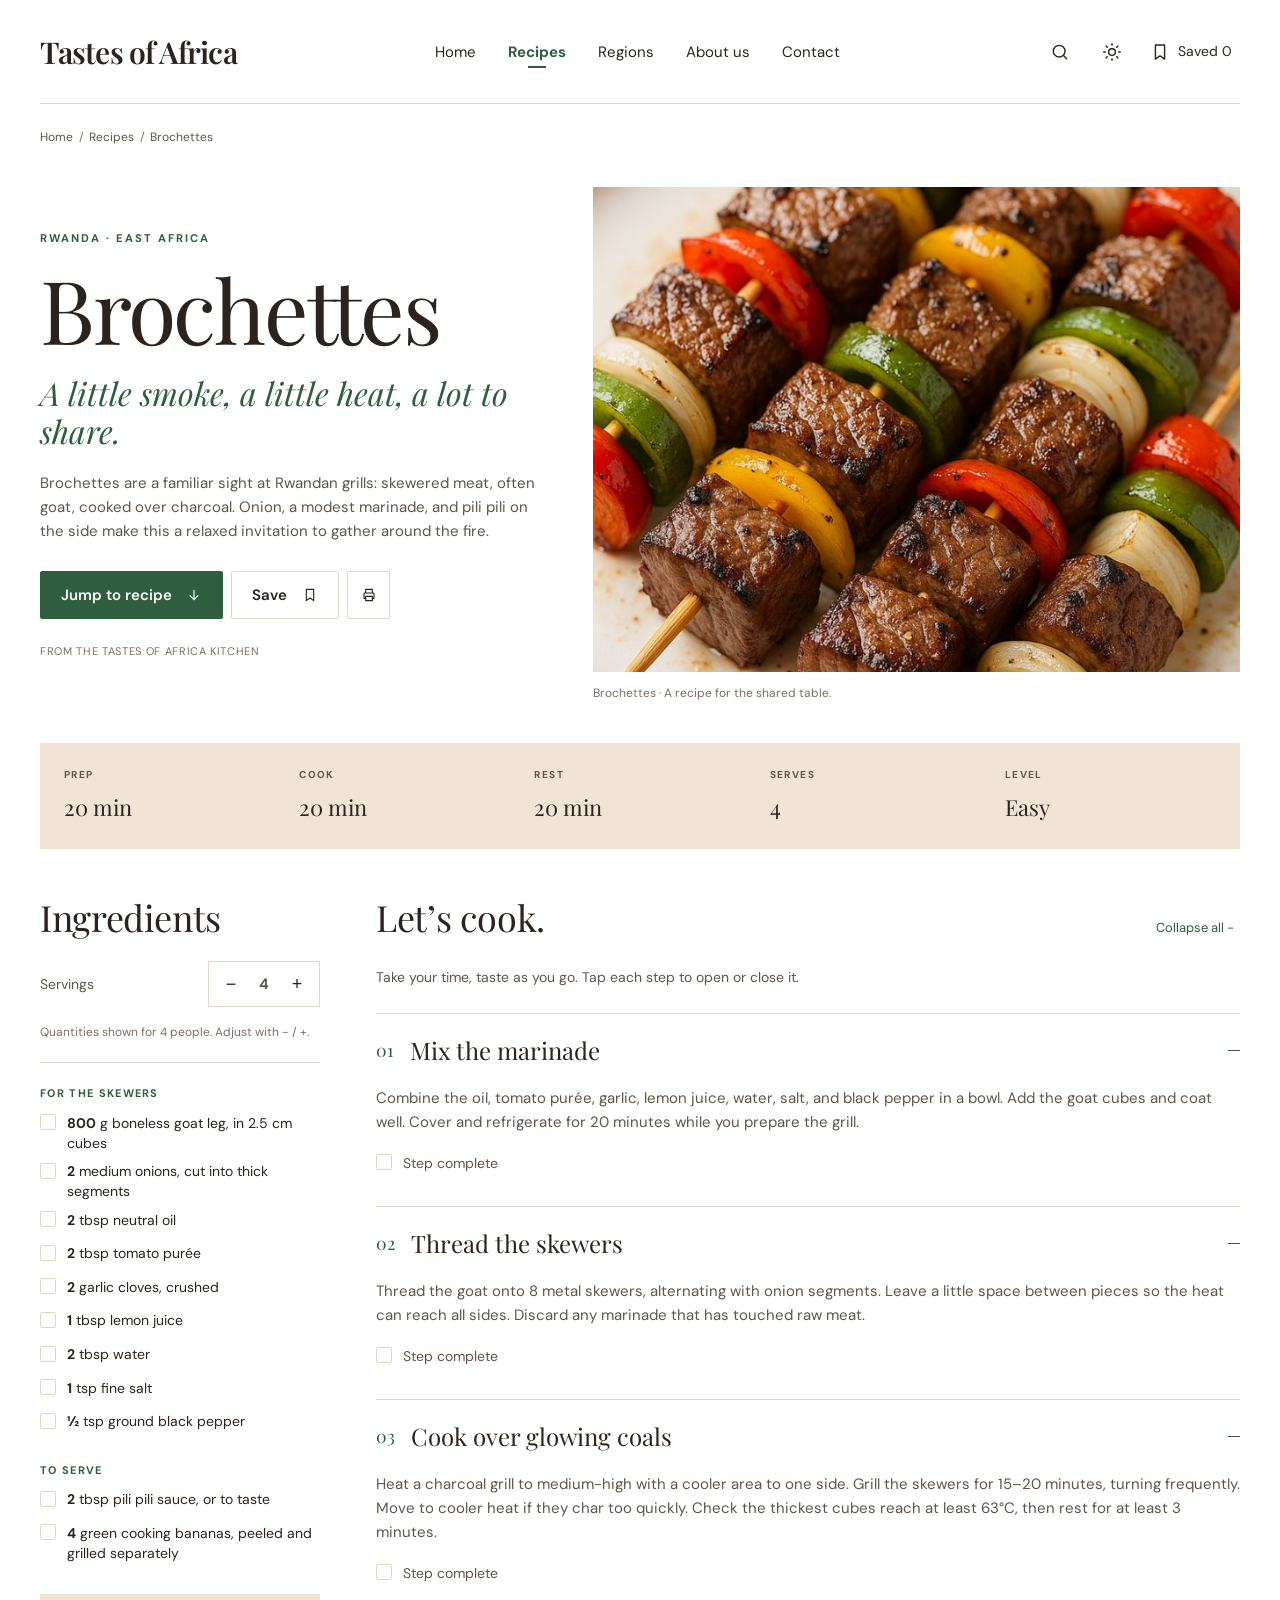
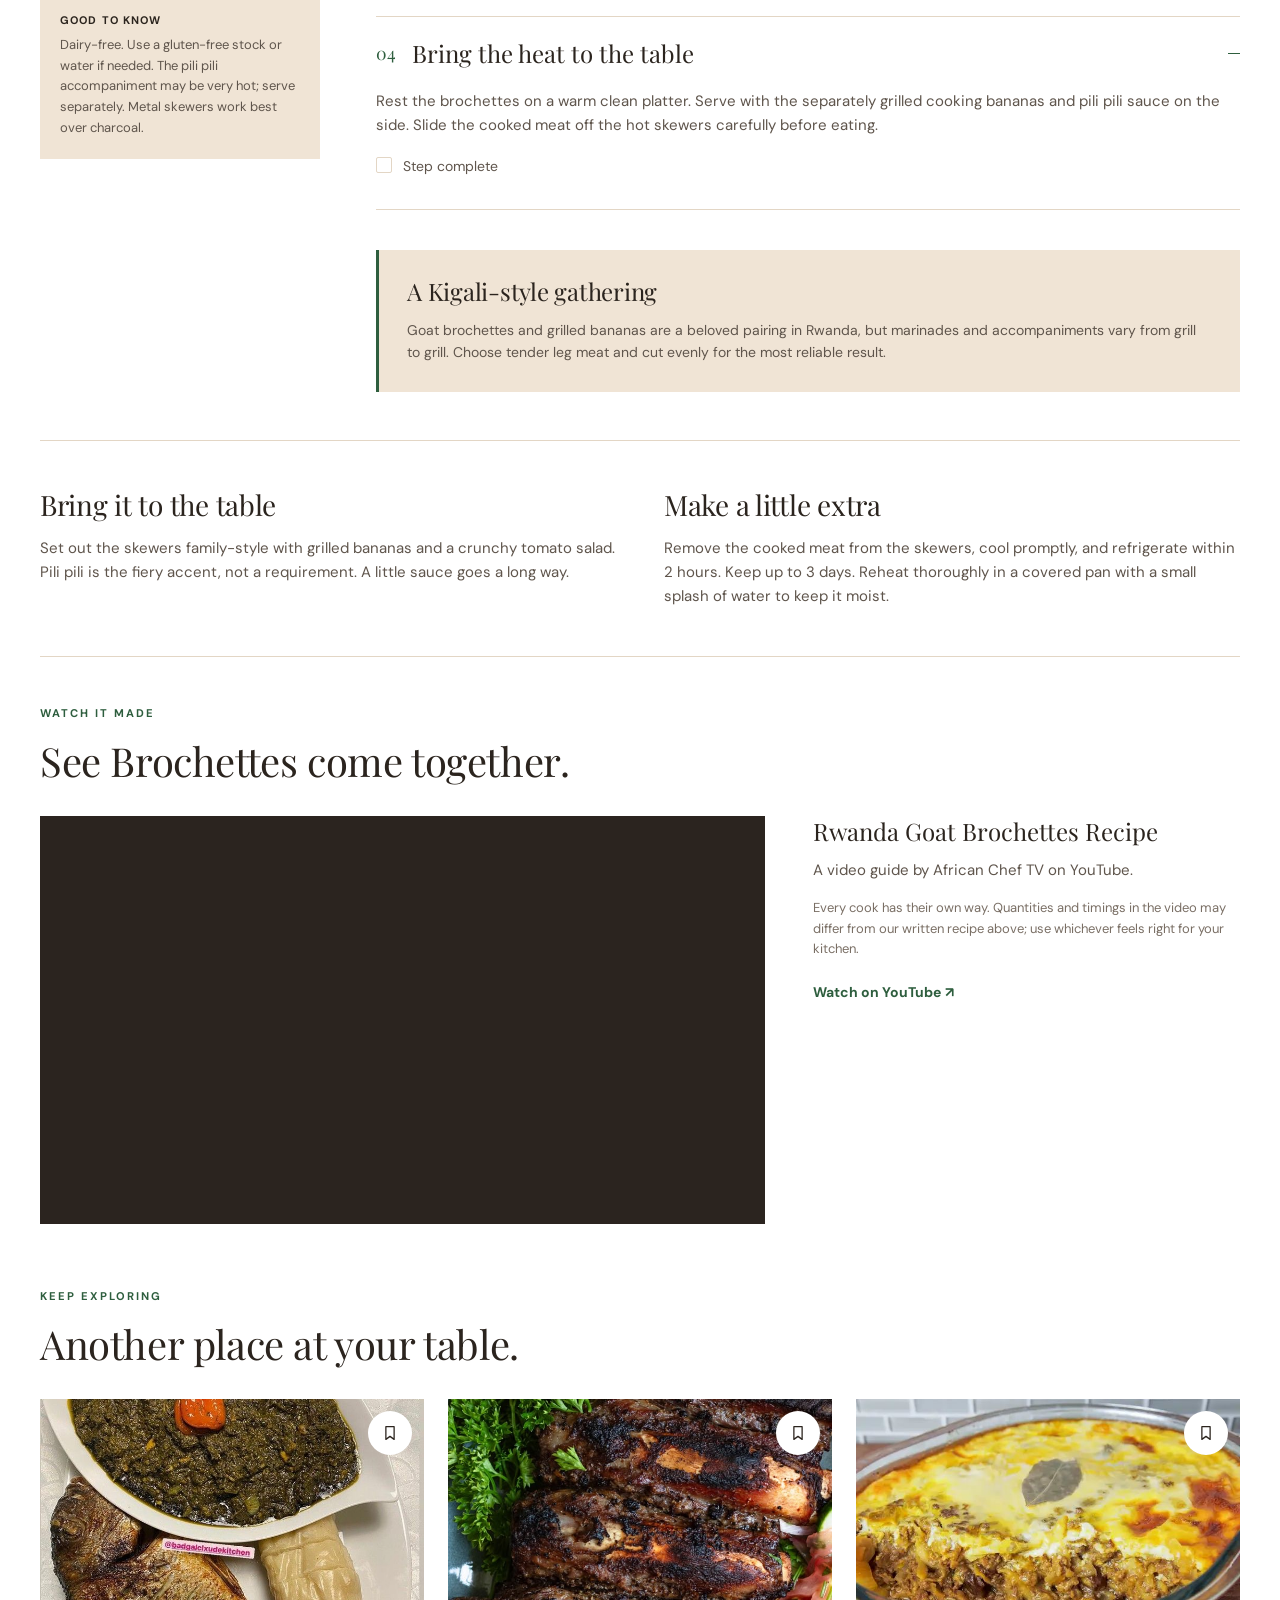
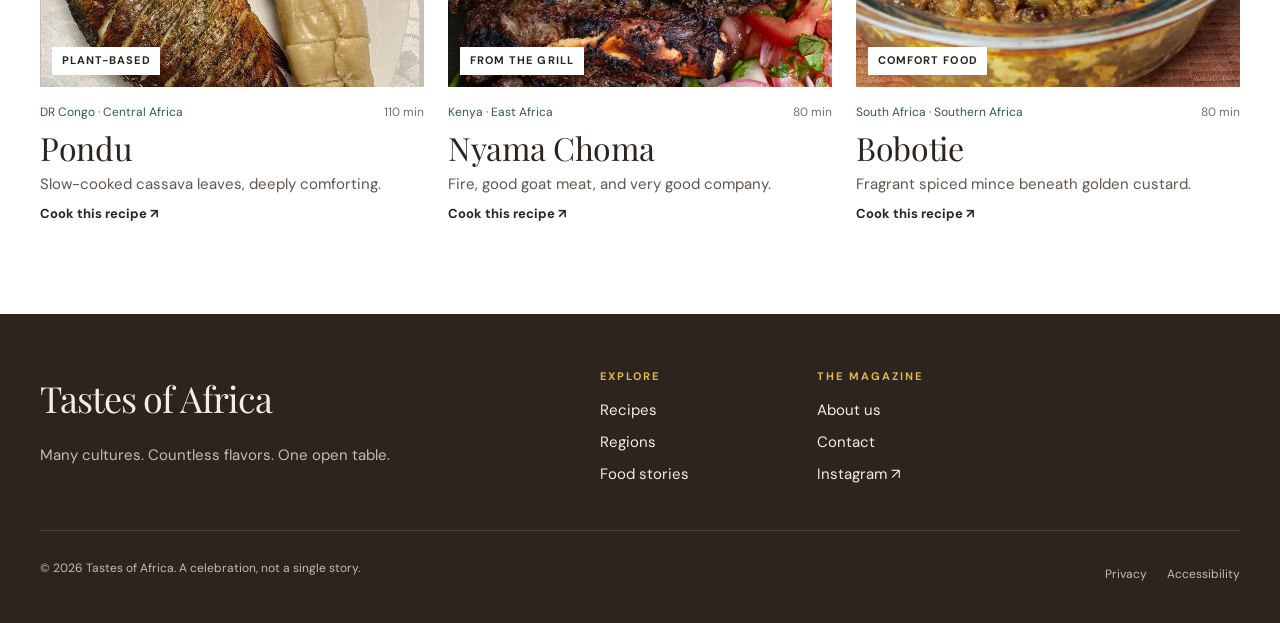
<file: brochettes.html>
<!DOCTYPE html>
<html lang="en" data-theme="light">
<head>
  <meta charset="utf-8">
  <meta name="viewport" content="width=device-width, initial-scale=1">
  <title>Brochettes recipe · Tastes of Africa</title>
  <meta name="description" content="Brochettes from Rwanda: Smoky goat skewers with a little pili pili heat. A step-by-step recipe with adjustable servings.">
  <meta name="theme-color" content="#ffffff">
  <link rel="icon" href="images/favicon.svg" type="image/svg+xml">
  <link rel="preconnect" href="https://fonts.googleapis.com">
  <link rel="preconnect" href="https://fonts.gstatic.com" crossorigin>
  <link href="https://fonts.googleapis.com/css2?family=DM+Sans:opsz,wght@9..40,400;9..40,500;9..40,700&family=Playfair+Display:ital,wght@0,400;0,500;0,600;1,400&display=swap" rel="stylesheet">
  <link rel="stylesheet" href="css/style.css">
  <script>
    (function () {
      var t = null;
      try { t = JSON.parse(localStorage.getItem("toa-theme")); } catch (e) {}
      if (t !== "dark" && t !== "light") {
        t = window.matchMedia && window.matchMedia("(prefers-color-scheme: dark)").matches ? "dark" : "light";
      }
      document.documentElement.setAttribute("data-theme", t);
    })();
  </script>
</head>
<body>
  <a class="skip-link" href="#main">Skip to main content</a>
  <header class="site-header">
    <div class="container site-header__inner">
      <a class="logo" href="index.html">Tastes of Africa</a>
      <nav class="primary-nav" aria-label="Main">
        <ul>
          <li><a href="index.html">Home</a></li>
          <li><a href="recipes.html" aria-current="page">Recipes</a></li>
          <li><a href="regions.html">Regions</a></li>
          <li><a href="about.html">About us</a></li>
          <li><a href="contact.html">Contact</a></li>
        </ul>
      </nav>
      <div class="header-tools">
        <button class="icon-btn header-search" type="button" aria-expanded="false" aria-controls="search-drawer" aria-label="Search recipes"><svg viewBox="0 0 24 24" fill="none" stroke="currentColor" stroke-width="1.7" stroke-linecap="round" stroke-linejoin="round" aria-hidden="true" focusable="false"><circle cx="11" cy="11" r="7"/><path d="m20 20-3.5-3.5"/></svg></button>
        <button class="icon-btn theme-toggle" type="button" aria-pressed="false" aria-label="Switch to dark theme"><svg class="icon-sun" viewBox="0 0 24 24" fill="none" stroke="currentColor" stroke-width="1.7" stroke-linecap="round" stroke-linejoin="round" aria-hidden="true" focusable="false"><circle cx="12" cy="12" r="4"/><path d="M12 2v2M12 20v2M4.9 4.9l1.4 1.4M17.7 17.7l1.4 1.4M2 12h2M20 12h2M4.9 19.1l1.4-1.4M17.7 6.3l1.4-1.4"/></svg><svg class="icon-moon" viewBox="0 0 24 24" fill="none" stroke="currentColor" stroke-width="1.7" stroke-linecap="round" stroke-linejoin="round" aria-hidden="true" focusable="false"><path d="M20 14.5A8 8 0 1 1 9.5 4a6.5 6.5 0 0 0 10.5 10.5Z"/></svg></button>
        <a class="icon-btn header-saved" href="recipes.html?saved"><svg viewBox="0 0 24 24" fill="none" stroke="currentColor" stroke-width="1.7" stroke-linecap="round" stroke-linejoin="round" aria-hidden="true" focusable="false"><path d="M6.5 3.5h11v17L12 16.5l-5.5 4Z"/></svg><span>Saved <span class="saved-count">0</span></span></a>
        <button class="icon-btn menu-toggle" type="button" aria-expanded="false" aria-controls="menu-panel" aria-label="Open menu"><svg viewBox="0 0 24 24" fill="none" stroke="currentColor" stroke-width="1.7" stroke-linecap="round" stroke-linejoin="round" aria-hidden="true" focusable="false"><path d="M4 7h16M4 12h16M4 17h16"/></svg></button>
      </div>
    </div>
    <div class="search-drawer" id="search-drawer" hidden>
      <form class="container" action="recipes.html" method="get" role="search">
        <label class="visually-hidden" for="header-q">Search recipes or ingredients</label>
        <input class="input" id="header-q" name="q" type="search" placeholder="Search recipes or ingredients">
        <button class="btn" type="submit">Search <svg viewBox="0 0 24 24" fill="none" stroke="currentColor" stroke-width="1.7" stroke-linecap="round" stroke-linejoin="round" aria-hidden="true" focusable="false"><path d="M5 12h14M13 6l6 6-6 6"/></svg></button>
      </form>
    </div>
    <div class="menu-panel" id="menu-panel" hidden>
      <form action="recipes.html" method="get" role="search" class="search-row mt-0" style="margin-bottom:1rem">
        <div class="search-field">
          <svg viewBox="0 0 24 24" fill="none" stroke="currentColor" stroke-width="1.7" stroke-linecap="round" stroke-linejoin="round" aria-hidden="true" focusable="false"><circle cx="11" cy="11" r="7"/><path d="m20 20-3.5-3.5"/></svg>
          <label class="visually-hidden" for="menu-q">Search recipes or ingredients</label>
          <input class="input" id="menu-q" name="q" type="search" placeholder="Search recipes">
        </div>
      </form>
      <nav aria-label="Mobile">
        <ul>
        <li><a href="index.html">Home</a></li>
        <li><a href="recipes.html" aria-current="page">Recipes</a></li>
        <li><a href="regions.html">Regions</a></li>
        <li><a href="about.html">About us</a></li>
        <li><a href="contact.html">Contact</a></li>
        </ul>
      </nav>
      <a class="btn btn--ghost menu-panel__saved" href="recipes.html?saved"><svg viewBox="0 0 24 24" fill="none" stroke="currentColor" stroke-width="1.7" stroke-linecap="round" stroke-linejoin="round" aria-hidden="true" focusable="false"><path d="M6.5 3.5h11v17L12 16.5l-5.5 4Z"/></svg> Saved recipes (<span class="saved-count">0</span>)</a>
    </div>
  </header>

  <main id="main">
    <nav class="container breadcrumb" aria-label="Breadcrumb">
      <ol>
        <li><a href="index.html">Home</a></li>
        <li><a href="recipes.html">Recipes</a></li>
        <li><a href="brochettes.html" aria-current="page">Brochettes</a></li>
      </ol>
    </nav>

    <article>
      <header class="container recipe-hero">
        <div>
          <p class="eyebrow">Rwanda · East Africa</p>
          <h1 class="display">Brochettes</h1>
          <p class="tagline">A little smoke, a little heat, a lot to share.</p>
          <p class="recipe-hero__text">Brochettes are a familiar sight at Rwandan grills: skewered meat, often goat, cooked over charcoal. Onion, a modest marinade, and pili pili on the side make this a relaxed invitation to gather around the fire.</p>
          <div class="recipe-hero__actions">
            <a class="btn" href="#ingredients">Jump to recipe <svg viewBox="0 0 24 24" fill="none" stroke="currentColor" stroke-width="1.7" stroke-linecap="round" stroke-linejoin="round" aria-hidden="true" focusable="false"><path d="M12 5v14M6 13l6 6 6-6"/></svg></a>
            <button class="btn btn--ghost" type="button" data-save="brochettes" data-name="Brochettes" aria-pressed="false"><span class="save-label">Save</span> <svg viewBox="0 0 24 24" fill="none" stroke="currentColor" stroke-width="1.7" stroke-linecap="round" stroke-linejoin="round" aria-hidden="true" focusable="false"><path d="M6.5 3.5h11v17L12 16.5l-5.5 4Z"/></svg></button>
            <button class="btn btn--ghost btn--icon print-btn" type="button" aria-label="Print this recipe"><svg viewBox="0 0 24 24" fill="none" stroke="currentColor" stroke-width="1.7" stroke-linecap="round" stroke-linejoin="round" aria-hidden="true" focusable="false"><path d="M7 9V3.5h10V9M7 17H4.5V10a1 1 0 0 1 1-1h13a1 1 0 0 1 1 1v7H17"/><path d="M7 14h10v6.5H7z"/></svg></button>
          </div>
          <p class="recipe-hero__from">From the Tastes of Africa kitchen</p>
        </div>
        <figure>
          <img src="images/brochettes.jpg" alt="Skewers of seared meat cubes threaded with red, yellow and green peppers and onion on a white plate." width="712" height="512">
          <figcaption class="caption">Brochettes · A recipe for the shared table.</figcaption>
        </figure>
      </header>

      <div class="container">
        <dl class="facts" style="--fact-count: 5; margin: 0;">
          <div><dt class="facts__label">Prep</dt><dd class="facts__value">20 min</dd></div>
          <div><dt class="facts__label">Cook</dt><dd class="facts__value">20 min</dd></div>
          <div><dt class="facts__label">Rest</dt><dd class="facts__value">20 min</dd></div>
          <div><dt class="facts__label">Serves</dt><dd class="facts__value" id="serves-fact">4</dd></div>
          <div><dt class="facts__label">Level</dt><dd class="facts__value">Easy</dd></div>
        </dl>
      </div>

      <div class="container recipe-body">
        <section class="ingredients" id="ingredients" aria-labelledby="ingredients-title">
          <h2 id="ingredients-title">Ingredients</h2>
          <div class="servings">
            <span id="servings-label">Servings</span>
            <div class="stepper" data-base="4" role="group" aria-labelledby="servings-label">
              <button type="button" data-step="-1" aria-label="Fewer servings">−</button>
              <output aria-live="polite" aria-label="Number of servings">4</output>
              <button type="button" data-step="1" aria-label="More servings">+</button>
            </div>
          </div>
          <p class="servings-note" id="servings-note">Quantities shown for 4 people. Adjust with − / +.</p>

          <div class="ing-group" role="group" aria-labelledby="ing-g0">
            <h3 class="ing-group__title" id="ing-g0">For the skewers</h3>
            <ul class="ing-list">
              <li><label class="check"><input type="checkbox"><span><span class="qty" data-base="800" data-mode="whole">800</span> g boneless goat leg, in 2.5 cm cubes</span></label></li>
              <li><label class="check"><input type="checkbox"><span><span class="qty" data-base="2">2</span> medium <span class="pl" data-one="onion" data-many="onions">onions</span>, cut into thick segments</span></label></li>
              <li><label class="check"><input type="checkbox"><span><span class="qty" data-base="2">2</span> tbsp neutral oil</span></label></li>
              <li><label class="check"><input type="checkbox"><span><span class="qty" data-base="2">2</span> tbsp tomato purée</span></label></li>
              <li><label class="check"><input type="checkbox"><span><span class="qty" data-base="2">2</span> garlic <span class="pl" data-one="clove" data-many="cloves">cloves</span>, crushed</span></label></li>
              <li><label class="check"><input type="checkbox"><span><span class="qty" data-base="1">1</span> tbsp lemon juice</span></label></li>
              <li><label class="check"><input type="checkbox"><span><span class="qty" data-base="2">2</span> tbsp water</span></label></li>
              <li><label class="check"><input type="checkbox"><span><span class="qty" data-base="1">1</span> tsp fine salt</span></label></li>
              <li><label class="check"><input type="checkbox"><span><span class="qty" data-base="0.5">½</span> tsp ground black pepper</span></label></li>
            </ul>
          </div>
          <div class="ing-group" role="group" aria-labelledby="ing-g1">
            <h3 class="ing-group__title" id="ing-g1">To serve</h3>
            <ul class="ing-list">
              <li><label class="check"><input type="checkbox"><span><span class="qty" data-base="2">2</span> tbsp pili pili sauce, or to taste</span></label></li>
              <li><label class="check"><input type="checkbox"><span><span class="qty" data-base="4">4</span> green cooking <span class="pl" data-one="banana" data-many="bananas">bananas</span>, peeled and grilled separately</span></label></li>
            </ul>
          </div>
          <aside class="good-to-know" aria-labelledby="gtk-title">
            <h3 id="gtk-title">Good to know</h3>
            <p>Dairy-free. Use a gluten-free stock or water if needed. The pili pili accompaniment may be very hot; serve separately. Metal skewers work best over charcoal.</p>
          </aside>
        </section>

        <section class="method" aria-labelledby="method-title">
          <div class="method__head">
            <h2 id="method-title">Let’s cook.</h2>
            <button class="toggle-all" type="button">Collapse all −</button>
          </div>
          <p class="method__intro">Take your time, taste as you go. Tap each step to open or close it.</p>
          <ol class="steps">
            <li class="step">
              <h3 class="step__heading">
                <button class="step__toggle" type="button" aria-expanded="true" aria-controls="step-1" id="step-1-label">
                  <span class="step__num">01</span>
                  <span class="step__title">Mix the marinade</span>
                  <span class="step__icon" aria-hidden="true"></span>
                </button>
              </h3>
              <div class="step__panel" id="step-1" role="region" aria-labelledby="step-1-label">
                <p>Combine the oil, tomato purée, garlic, lemon juice, water, salt, and black pepper in a bowl. Add the goat cubes and coat well. Cover and refrigerate for 20 minutes while you prepare the grill.</p>
                <label class="check step__done"><input type="checkbox"><span>Step complete</span></label>
              </div>
            </li>
            <li class="step">
              <h3 class="step__heading">
                <button class="step__toggle" type="button" aria-expanded="true" aria-controls="step-2" id="step-2-label">
                  <span class="step__num">02</span>
                  <span class="step__title">Thread the skewers</span>
                  <span class="step__icon" aria-hidden="true"></span>
                </button>
              </h3>
              <div class="step__panel" id="step-2" role="region" aria-labelledby="step-2-label">
                <p>Thread the goat onto 8 metal skewers, alternating with onion segments. Leave a little space between pieces so the heat can reach all sides. Discard any marinade that has touched raw meat.</p>
                <label class="check step__done"><input type="checkbox"><span>Step complete</span></label>
              </div>
            </li>
            <li class="step">
              <h3 class="step__heading">
                <button class="step__toggle" type="button" aria-expanded="true" aria-controls="step-3" id="step-3-label">
                  <span class="step__num">03</span>
                  <span class="step__title">Cook over glowing coals</span>
                  <span class="step__icon" aria-hidden="true"></span>
                </button>
              </h3>
              <div class="step__panel" id="step-3" role="region" aria-labelledby="step-3-label">
                <p>Heat a charcoal grill to medium-high with a cooler area to one side. Grill the skewers for 15–20 minutes, turning frequently. Move to cooler heat if they char too quickly. Check the thickest cubes reach at least 63°C, then rest for at least 3 minutes.</p>
                <label class="check step__done"><input type="checkbox"><span>Step complete</span></label>
              </div>
            </li>
            <li class="step">
              <h3 class="step__heading">
                <button class="step__toggle" type="button" aria-expanded="true" aria-controls="step-4" id="step-4-label">
                  <span class="step__num">04</span>
                  <span class="step__title">Bring the heat to the table</span>
                  <span class="step__icon" aria-hidden="true"></span>
                </button>
              </h3>
              <div class="step__panel" id="step-4" role="region" aria-labelledby="step-4-label">
                <p>Rest the brochettes on a warm clean platter. Serve with the separately grilled cooking bananas and pili pili sauce on the side. Slide the cooked meat off the hot skewers carefully before eating.</p>
                <label class="check step__done"><input type="checkbox"><span>Step complete</span></label>
              </div>
            </li>
          </ol>
          <aside class="callout" aria-labelledby="callout-title">
            <h3 id="callout-title">A Kigali-style gathering</h3>
            <p>Goat brochettes and grilled bananas are a beloved pairing in Rwanda, but marinades and accompaniments vary from grill to grill. Choose tender leg meat and cut evenly for the most reliable result.</p>
          </aside>
        </section>
      </div>

      <div class="container serve-tips">
        <section aria-labelledby="serve-title">
          <h2 id="serve-title">Bring it to the table</h2>
          <p>Set out the skewers family-style with grilled bananas and a crunchy tomato salad. Pili pili is the fiery accent, not a requirement. A little sauce goes a long way.</p>
        </section>
        <section aria-labelledby="extra-title">
          <h2 id="extra-title">Make a little extra</h2>
          <p>Remove the cooked meat from the skewers, cool promptly, and refrigerate within 2 hours. Keep up to 3 days. Reheat thoroughly in a covered pan with a small splash of water to keep it moist.</p>
        </section>
      </div>
    </article>


    <section class="container video-section" aria-labelledby="video-title">
      <p class="eyebrow">Watch it made</p>
      <div class="section-head">
        <h2 class="h2" id="video-title">See Brochettes come together.</h2>
      </div>
      <div class="video">
        <div class="video__frame">
          <iframe src="https://www.youtube-nocookie.com/embed/Byd5NszQu_k?rel=0" title="Rwanda Goat Brochettes Recipe by African Chef TV (YouTube video)" loading="lazy" allow="accelerometer; clipboard-write; encrypted-media; gyroscope; picture-in-picture; web-share" referrerpolicy="strict-origin-when-cross-origin" allowfullscreen></iframe>
        </div>
        <div class="video__info">
          <p class="video__title">Rwanda Goat Brochettes Recipe</p>
          <p class="video__channel">A video guide by African Chef TV on YouTube.</p>
          <p class="video__note">Every cook has their own way. Quantities and timings in the video may differ from our written recipe above; use whichever feels right for your kitchen.</p>
          <a class="text-link" href="https://www.youtube.com/watch?v=Byd5NszQu_k" target="_blank" rel="noopener noreferrer">Watch on YouTube <span class="arrow" aria-hidden="true">↗</span><span class="visually-hidden"> (opens in a new tab)</span></a>
        </div>
      </div>
    </section>

    <section class="container section mt-0 keep-exploring" style="padding-top:1rem" aria-labelledby="more-title">
      <p class="eyebrow">Keep exploring</p>
      <h2 class="h2" id="more-title" style="margin-bottom:2rem">Another place at your table.</h2>
      <div class="grid-3">
          <article class="card" data-slug="pondu" data-name="Pondu" data-region="central" data-diet="plant-based gluten-free dairy-free" data-time="110" data-order="1" data-keywords="dr congo central africa plant-based slow-cooked cassava leaves, deeply comforting.  g frozen, commercially prepared pounded cassava leaves, thawed  litre litres water, plus more as needed  large onion onions, finely chopped  small aubergine aubergines (about  g), diced  tbsp food-grade red palm oil  spring onions, sliced  tsp fine salt, then to taste  whole scotch bonnet pepper peppers (optional) cooked rice or fufu, prepared separately">
            <div class="card__media">
              <img src="images/pondu.jpg" alt="A white dish of dark green pondu topped with a red pepper, served with a whole grilled fish and a portion of kwanga." width="712" height="512" loading="lazy">
              <span class="card__badge">Plant-based</span>
            </div>
            <button class="save-btn" type="button" data-save="pondu" data-name="Pondu" aria-pressed="false" aria-label="Save Pondu to your recipes"><svg viewBox="0 0 24 24" fill="none" stroke="currentColor" stroke-width="1.7" stroke-linecap="round" stroke-linejoin="round" aria-hidden="true" focusable="false"><path d="M6.5 3.5h11v17L12 16.5l-5.5 4Z"/></svg></button>
            <p class="card__meta"><span class="card__origin">DR Congo · Central Africa</span><span class="card__time"><span class="visually-hidden">Total time </span>110 min</span></p>
            <h3 class="card__title"><a href="pondu.html">Pondu</a></h3>
            <p class="card__text">Slow-cooked cassava leaves, deeply comforting.</p>
            <span class="card__cta" aria-hidden="true">Cook this recipe <span class="arrow" aria-hidden="true">↗</span></span>
          </article>
          <article class="card" data-slug="nyama-choma" data-name="Nyama Choma" data-region="east" data-diet="meat gluten-free dairy-free" data-time="80" data-order="2" data-keywords="kenya east africa from the grill fire, good goat meat, and very good company.  kg goat leg or ribs, cut into thick pieces  tbsp neutral oil  tbsp lemon juice  tsp fine salt  tsp freshly ground black pepper  medium tomato tomatoes, diced  red onion onions, finely sliced  small green chili chilies, finely chopped  tbsp chopped fresh coriander  tbsp lemon juice  tsp fine salt ugali, prepared separately">
            <div class="card__media">
              <img src="images/nyama-choma.jpg" alt="Charred grilled ribs on a blue plate with fresh parsley, a bowl of greens, and a tomato, cucumber and red onion salad." width="712" height="512" loading="lazy">
              <span class="card__badge">From the grill</span>
            </div>
            <button class="save-btn" type="button" data-save="nyama-choma" data-name="Nyama Choma" aria-pressed="false" aria-label="Save Nyama Choma to your recipes"><svg viewBox="0 0 24 24" fill="none" stroke="currentColor" stroke-width="1.7" stroke-linecap="round" stroke-linejoin="round" aria-hidden="true" focusable="false"><path d="M6.5 3.5h11v17L12 16.5l-5.5 4Z"/></svg></button>
            <p class="card__meta"><span class="card__origin">Kenya · East Africa</span><span class="card__time"><span class="visually-hidden">Total time </span>80 min</span></p>
            <h3 class="card__title"><a href="nyama-choma.html">Nyama Choma</a></h3>
            <p class="card__text">Fire, good goat meat, and very good company.</p>
            <span class="card__cta" aria-hidden="true">Cook this recipe <span class="arrow" aria-hidden="true">↗</span></span>
          </article>
          <article class="card" data-slug="bobotie" data-name="Bobotie" data-region="southern" data-diet="meat" data-time="80" data-order="4" data-keywords="south africa southern africa comfort food fragrant spiced mince beneath golden custard.  g beef mince  thick slice slices white bread (about  g)  ml whole milk, divided  tbsp neutral oil  large onion onions, finely chopped  garlic clove cloves, crushed  tbsp mild curry powder  tsp ground turmeric  tbsp fruit chutney  tbsp raisins  tbsp lemon juice  tsp fine salt  tsp ground black pepper  large egg eggs the reserved milk from above  bay leaf leaves yellow rice and chutney, prepared separately">
            <div class="card__media">
              <img src="images/bobotie.jpg" alt="A glass dish of bobotie with a golden, bubbling egg custard top and a bay leaf, the spiced mince showing beneath." width="712" height="512" loading="lazy">
              <span class="card__badge">Comfort food</span>
            </div>
            <button class="save-btn" type="button" data-save="bobotie" data-name="Bobotie" aria-pressed="false" aria-label="Save Bobotie to your recipes"><svg viewBox="0 0 24 24" fill="none" stroke="currentColor" stroke-width="1.7" stroke-linecap="round" stroke-linejoin="round" aria-hidden="true" focusable="false"><path d="M6.5 3.5h11v17L12 16.5l-5.5 4Z"/></svg></button>
            <p class="card__meta"><span class="card__origin">South Africa · Southern Africa</span><span class="card__time"><span class="visually-hidden">Total time </span>80 min</span></p>
            <h3 class="card__title"><a href="bobotie.html">Bobotie</a></h3>
            <p class="card__text">Fragrant spiced mince beneath golden custard.</p>
            <span class="card__cta" aria-hidden="true">Cook this recipe <span class="arrow" aria-hidden="true">↗</span></span>
          </article>
      </div>
    </section>
  </main>

  <footer class="site-footer">
    <div class="container">
      <div class="site-footer__top">
        <div>
          <a class="logo" href="index.html">Tastes of Africa</a>
          <p class="site-footer__tag">Many cultures. Countless flavors. One open table.</p>
        </div>
        <div class="footer-cols">
          <nav class="footer-col" aria-labelledby="f-explore">
            <h2 id="f-explore">Explore</h2>
            <ul>
              <li><a href="recipes.html">Recipes</a></li>
              <li><a href="regions.html">Regions</a></li>
              <li><a href="index.html#stories">Food stories</a></li>
            </ul>
          </nav>
          <nav class="footer-col" aria-labelledby="f-magazine">
            <h2 id="f-magazine">The magazine</h2>
            <ul>
              <li><a href="about.html">About us</a></li>
              <li><a href="contact.html">Contact</a></li>
              <li><a href="https://www.instagram.com/" target="_blank" rel="noopener noreferrer">Instagram&nbsp;<span class="arrow" aria-hidden="true">↗</span><span class="visually-hidden"> (opens in a new tab)</span></a></li>
            </ul>
          </nav>
        </div>
      </div>
      <div class="site-footer__bottom">
        <p>© <span class="year">2026</span> Tastes of Africa. A celebration, not a single story.</p>
        <ul>
          <li><a href="privacy.html">Privacy</a></li>
          <li><a href="accessibility.html">Accessibility</a></li>
        </ul>
      </div>
    </div>
  </footer>

  <div class="toast" id="toast" role="status" aria-live="polite" hidden>
    <span class="toast__msg"></span>
    <button class="toast__undo" type="button">Undo</button>
  </div>
  <div class="visually-hidden" id="announcer" aria-live="polite"></div>
  <script src="js/main.js" defer></script>
  <script src="js/recipe.js" defer></script>
</body>
</html>
</file>
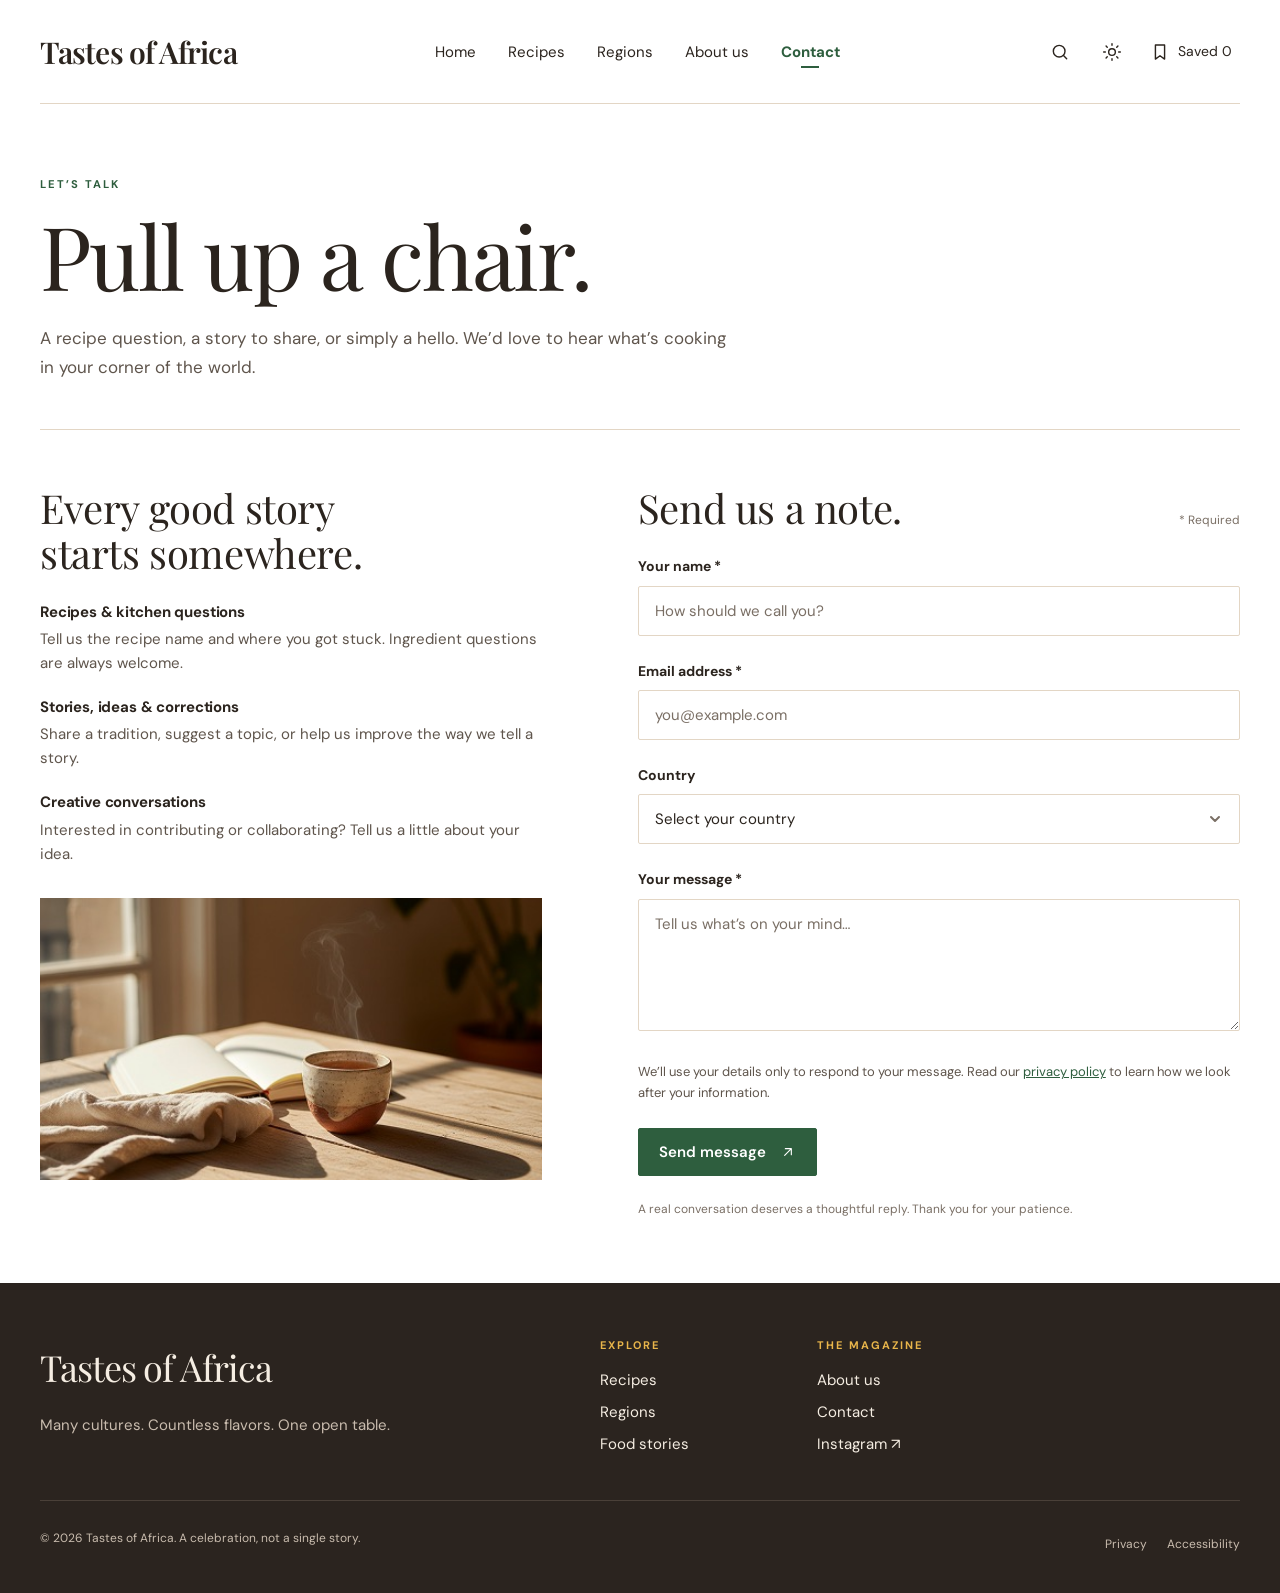
<file: contact.html>
<!DOCTYPE html>
<html lang="en" data-theme="light">
<head>
  <meta charset="utf-8">
  <meta name="viewport" content="width=device-width, initial-scale=1">
  <title>Contact · Tastes of Africa</title>
  <meta name="description" content="Ask a recipe question, share a story or suggest a correction. Send the Tastes of Africa team a note.">
  <meta name="theme-color" content="#ffffff">
  <link rel="icon" href="images/favicon.svg" type="image/svg+xml">
  <link rel="preconnect" href="https://fonts.googleapis.com">
  <link rel="preconnect" href="https://fonts.gstatic.com" crossorigin>
  <link href="https://fonts.googleapis.com/css2?family=DM+Sans:opsz,wght@9..40,400;9..40,500;9..40,700&family=Playfair+Display:ital,wght@0,400;0,500;0,600;1,400&display=swap" rel="stylesheet">
  <link rel="stylesheet" href="css/style.css">
  <script>
    (function () {
      var t = null;
      try { t = JSON.parse(localStorage.getItem("toa-theme")); } catch (e) {}
      if (t !== "dark" && t !== "light") {
        t = window.matchMedia && window.matchMedia("(prefers-color-scheme: dark)").matches ? "dark" : "light";
      }
      document.documentElement.setAttribute("data-theme", t);
    })();
  </script>
</head>
<body>
  <a class="skip-link" href="#main">Skip to main content</a>
  <header class="site-header">
    <div class="container site-header__inner">
      <a class="logo" href="index.html">Tastes of Africa</a>
      <nav class="primary-nav" aria-label="Main">
        <ul>
          <li><a href="index.html">Home</a></li>
          <li><a href="recipes.html">Recipes</a></li>
          <li><a href="regions.html">Regions</a></li>
          <li><a href="about.html">About us</a></li>
          <li><a href="contact.html" aria-current="page">Contact</a></li>
        </ul>
      </nav>
      <div class="header-tools">
        <button class="icon-btn header-search" type="button" aria-expanded="false" aria-controls="search-drawer" aria-label="Search recipes"><svg viewBox="0 0 24 24" fill="none" stroke="currentColor" stroke-width="1.7" stroke-linecap="round" stroke-linejoin="round" aria-hidden="true" focusable="false"><circle cx="11" cy="11" r="7"/><path d="m20 20-3.5-3.5"/></svg></button>
        <button class="icon-btn theme-toggle" type="button" aria-pressed="false" aria-label="Switch to dark theme"><svg class="icon-sun" viewBox="0 0 24 24" fill="none" stroke="currentColor" stroke-width="1.7" stroke-linecap="round" stroke-linejoin="round" aria-hidden="true" focusable="false"><circle cx="12" cy="12" r="4"/><path d="M12 2v2M12 20v2M4.9 4.9l1.4 1.4M17.7 17.7l1.4 1.4M2 12h2M20 12h2M4.9 19.1l1.4-1.4M17.7 6.3l1.4-1.4"/></svg><svg class="icon-moon" viewBox="0 0 24 24" fill="none" stroke="currentColor" stroke-width="1.7" stroke-linecap="round" stroke-linejoin="round" aria-hidden="true" focusable="false"><path d="M20 14.5A8 8 0 1 1 9.5 4a6.5 6.5 0 0 0 10.5 10.5Z"/></svg></button>
        <a class="icon-btn header-saved" href="recipes.html?saved"><svg viewBox="0 0 24 24" fill="none" stroke="currentColor" stroke-width="1.7" stroke-linecap="round" stroke-linejoin="round" aria-hidden="true" focusable="false"><path d="M6.5 3.5h11v17L12 16.5l-5.5 4Z"/></svg><span>Saved <span class="saved-count">0</span></span></a>
        <button class="icon-btn menu-toggle" type="button" aria-expanded="false" aria-controls="menu-panel" aria-label="Open menu"><svg viewBox="0 0 24 24" fill="none" stroke="currentColor" stroke-width="1.7" stroke-linecap="round" stroke-linejoin="round" aria-hidden="true" focusable="false"><path d="M4 7h16M4 12h16M4 17h16"/></svg></button>
      </div>
    </div>
    <div class="search-drawer" id="search-drawer" hidden>
      <form class="container" action="recipes.html" method="get" role="search">
        <label class="visually-hidden" for="header-q">Search recipes or ingredients</label>
        <input class="input" id="header-q" name="q" type="search" placeholder="Search recipes or ingredients">
        <button class="btn" type="submit">Search <svg viewBox="0 0 24 24" fill="none" stroke="currentColor" stroke-width="1.7" stroke-linecap="round" stroke-linejoin="round" aria-hidden="true" focusable="false"><path d="M5 12h14M13 6l6 6-6 6"/></svg></button>
      </form>
    </div>
    <div class="menu-panel" id="menu-panel" hidden>
      <form action="recipes.html" method="get" role="search" class="search-row mt-0" style="margin-bottom:1rem">
        <div class="search-field">
          <svg viewBox="0 0 24 24" fill="none" stroke="currentColor" stroke-width="1.7" stroke-linecap="round" stroke-linejoin="round" aria-hidden="true" focusable="false"><circle cx="11" cy="11" r="7"/><path d="m20 20-3.5-3.5"/></svg>
          <label class="visually-hidden" for="menu-q">Search recipes or ingredients</label>
          <input class="input" id="menu-q" name="q" type="search" placeholder="Search recipes">
        </div>
      </form>
      <nav aria-label="Mobile">
        <ul>
        <li><a href="index.html">Home</a></li>
        <li><a href="recipes.html">Recipes</a></li>
        <li><a href="regions.html">Regions</a></li>
        <li><a href="about.html">About us</a></li>
        <li><a href="contact.html" aria-current="page">Contact</a></li>
        </ul>
      </nav>
      <a class="btn btn--ghost menu-panel__saved" href="recipes.html?saved"><svg viewBox="0 0 24 24" fill="none" stroke="currentColor" stroke-width="1.7" stroke-linecap="round" stroke-linejoin="round" aria-hidden="true" focusable="false"><path d="M6.5 3.5h11v17L12 16.5l-5.5 4Z"/></svg> Saved recipes (<span class="saved-count">0</span>)</a>
    </div>
  </header>

  <main id="main">
    <section class="container page-intro" aria-labelledby="page-title" style="padding-bottom:3rem;border-bottom:1px solid var(--line)">
      <p class="eyebrow">Let’s talk</p>
      <h1 class="display" id="page-title">Pull up a chair.</h1>
      <p class="lede">A recipe question, a story to share, or simply a hello. We’d love to hear what’s cooking in your corner of the world.</p>
    </section>

    <div class="container contact-grid">
      <section aria-labelledby="topics-title">
        <h2 class="h2" id="topics-title">Every good story<br> starts somewhere.</h2>
        <div class="topics">
          <h3>Recipes &amp; kitchen questions</h3>
          <p>Tell us the recipe name and where you got stuck. Ingredient questions are always welcome.</p>
          <h3>Stories, ideas &amp; corrections</h3>
          <p>Share a tradition, suggest a topic, or help us improve the way we tell a story.</p>
          <h3>Creative conversations</h3>
          <p>Interested in contributing or collaborating? Tell us a little about your idea.</p>
        </div>
        <figure class="contact-figure">
          <img src="images/contact-table.jpg" alt="A steaming ceramic cup beside an open notebook and a linen napkin on a sunlit wooden table." width="476" height="256" loading="lazy">
        </figure>
      </section>

      <section aria-labelledby="form-title">
        <div id="form-wrap">
          <div class="form-head">
            <h2 class="h2" id="form-title">Send us a note.</h2>
            <p class="required-note"><span aria-hidden="true">*</span> Required</p>
          </div>

          <div class="form-alert" id="form-alert" role="alert" tabindex="-1" hidden>
            <svg viewBox="0 0 24 24" fill="none" stroke="currentColor" stroke-width="1.7" stroke-linecap="round" stroke-linejoin="round" aria-hidden="true" focusable="false"><circle cx="12" cy="12" r="9"/><path d="M12 7.5v5.5M12 16.2v.3"/></svg><span id="form-alert-text">Please check the highlighted fields before sending.</span>
          </div>

          <form id="contact-form" novalidate>
            <div class="field">
              <label class="label" for="name">Your name <span aria-hidden="true">*</span></label>
              <input class="input" id="name" name="name" type="text" autocomplete="name" placeholder="How should we call you?" required aria-describedby="name-error">
              <p class="field__error" id="name-error" hidden><svg viewBox="0 0 24 24" width="14" height="14" fill="none" stroke="currentColor" stroke-width="2" aria-hidden="true" focusable="false"><circle cx="12" cy="12" r="9"/><path d="M12 7.5v5.5M12 16.2v.3"/></svg><span></span></p>
            </div>
            <div class="field">
              <label class="label" for="email">Email address <span aria-hidden="true">*</span></label>
              <input class="input" id="email" name="email" type="email" autocomplete="email" placeholder="you@example.com" required aria-describedby="email-error">
              <p class="field__error" id="email-error" hidden><svg viewBox="0 0 24 24" width="14" height="14" fill="none" stroke="currentColor" stroke-width="2" aria-hidden="true" focusable="false"><circle cx="12" cy="12" r="9"/><path d="M12 7.5v5.5M12 16.2v.3"/></svg><span></span></p>
            </div>
            <div class="field">
              <label class="label" for="country">Country</label>
              <select class="select" id="country" name="country" autocomplete="country-name">
                <option value="">Select your country</option>
              <option>Algeria</option>
              <option>Angola</option>
              <option>Botswana</option>
              <option>Cameroon</option>
              <option>Côte d’Ivoire</option>
              <option>DR Congo</option>
              <option>Egypt</option>
              <option>Ethiopia</option>
              <option>Ghana</option>
              <option>Kenya</option>
              <option>Morocco</option>
              <option>Mozambique</option>
              <option>Namibia</option>
              <option>Nigeria</option>
              <option>Rwanda</option>
              <option>Senegal</option>
              <option>South Africa</option>
              <option>Tanzania</option>
              <option>Tunisia</option>
              <option>Uganda</option>
              <option>Zambia</option>
              <option>Zimbabwe</option>
              <option>Somewhere else in Africa</option>
              <option>Outside Africa</option>
              </select>
            </div>
            <div class="field">
              <label class="label" for="message">Your message <span aria-hidden="true">*</span></label>
              <textarea class="textarea" id="message" name="message" placeholder="Tell us what’s on your mind…" required aria-describedby="message-error"></textarea>
              <p class="field__error" id="message-error" hidden><svg viewBox="0 0 24 24" width="14" height="14" fill="none" stroke="currentColor" stroke-width="2" aria-hidden="true" focusable="false"><circle cx="12" cy="12" r="9"/><path d="M12 7.5v5.5M12 16.2v.3"/></svg><span></span></p>
            </div>
            <p class="privacy-note">We’ll use your details only to respond to your message. Read our <a href="privacy.html">privacy policy</a> to learn how we look after your information.</p>
            <button class="btn" type="submit">Send message <svg viewBox="0 0 24 24" fill="none" stroke="currentColor" stroke-width="1.7" stroke-linecap="round" stroke-linejoin="round" aria-hidden="true" focusable="false"><path d="M7 17 17 7M8 7h9v9"/></svg></button>
            <p class="form-footnote">A real conversation deserves a thoughtful reply. Thank you for your patience.</p>
          </form>
        </div>

        <div class="panel confirmation" id="confirmation" hidden>
          <span class="confirmation__icon" aria-hidden="true"><svg viewBox="0 0 24 24" fill="none" stroke="currentColor" stroke-width="1.7" stroke-linecap="round" stroke-linejoin="round" aria-hidden="true" focusable="false"><path d="m5 12.5 4.5 4.5L19 7.5"/></svg></span>
          <h2 tabindex="-1">Your note has<br> a place at our table.</h2>
          <p>Thank you, <span id="confirm-name"></span>. Your message is on its way to our editorial kitchen. We’ll reply to <span id="confirm-email"></span>.</p>
          <dl>
            <div><dt>From</dt><dd id="confirm-from"></dd></div>
            <div><dt>About</dt><dd id="confirm-about"></dd></div>
          </dl>
          <a class="btn" href="recipes.html">Back to the recipes <svg viewBox="0 0 24 24" fill="none" stroke="currentColor" stroke-width="1.7" stroke-linecap="round" stroke-linejoin="round" aria-hidden="true" focusable="false"><path d="M7 17 17 7M8 7h9v9"/></svg></a>
          <div><button class="text-link" type="button" id="send-another" style="background:none;border:0;padding:0;cursor:pointer;font-family:inherit">Send another message <span class="arrow" aria-hidden="true">↗</span></button></div>
        </div>
      </section>
    </div>
  </main>

  <footer class="site-footer">
    <div class="container">
      <div class="site-footer__top">
        <div>
          <a class="logo" href="index.html">Tastes of Africa</a>
          <p class="site-footer__tag">Many cultures. Countless flavors. One open table.</p>
        </div>
        <div class="footer-cols">
          <nav class="footer-col" aria-labelledby="f-explore">
            <h2 id="f-explore">Explore</h2>
            <ul>
              <li><a href="recipes.html">Recipes</a></li>
              <li><a href="regions.html">Regions</a></li>
              <li><a href="index.html#stories">Food stories</a></li>
            </ul>
          </nav>
          <nav class="footer-col" aria-labelledby="f-magazine">
            <h2 id="f-magazine">The magazine</h2>
            <ul>
              <li><a href="about.html">About us</a></li>
              <li><a href="contact.html">Contact</a></li>
              <li><a href="https://www.instagram.com/" target="_blank" rel="noopener noreferrer">Instagram&nbsp;<span class="arrow" aria-hidden="true">↗</span><span class="visually-hidden"> (opens in a new tab)</span></a></li>
            </ul>
          </nav>
        </div>
      </div>
      <div class="site-footer__bottom">
        <p>© <span class="year">2026</span> Tastes of Africa. A celebration, not a single story.</p>
        <ul>
          <li><a href="privacy.html">Privacy</a></li>
          <li><a href="accessibility.html">Accessibility</a></li>
        </ul>
      </div>
    </div>
  </footer>

  <div class="toast" id="toast" role="status" aria-live="polite" hidden>
    <span class="toast__msg"></span>
    <button class="toast__undo" type="button">Undo</button>
  </div>
  <div class="visually-hidden" id="announcer" aria-live="polite"></div>
  <script src="js/main.js" defer></script>
  <script src="js/contact.js" defer></script>
</body>
</html>
</file>
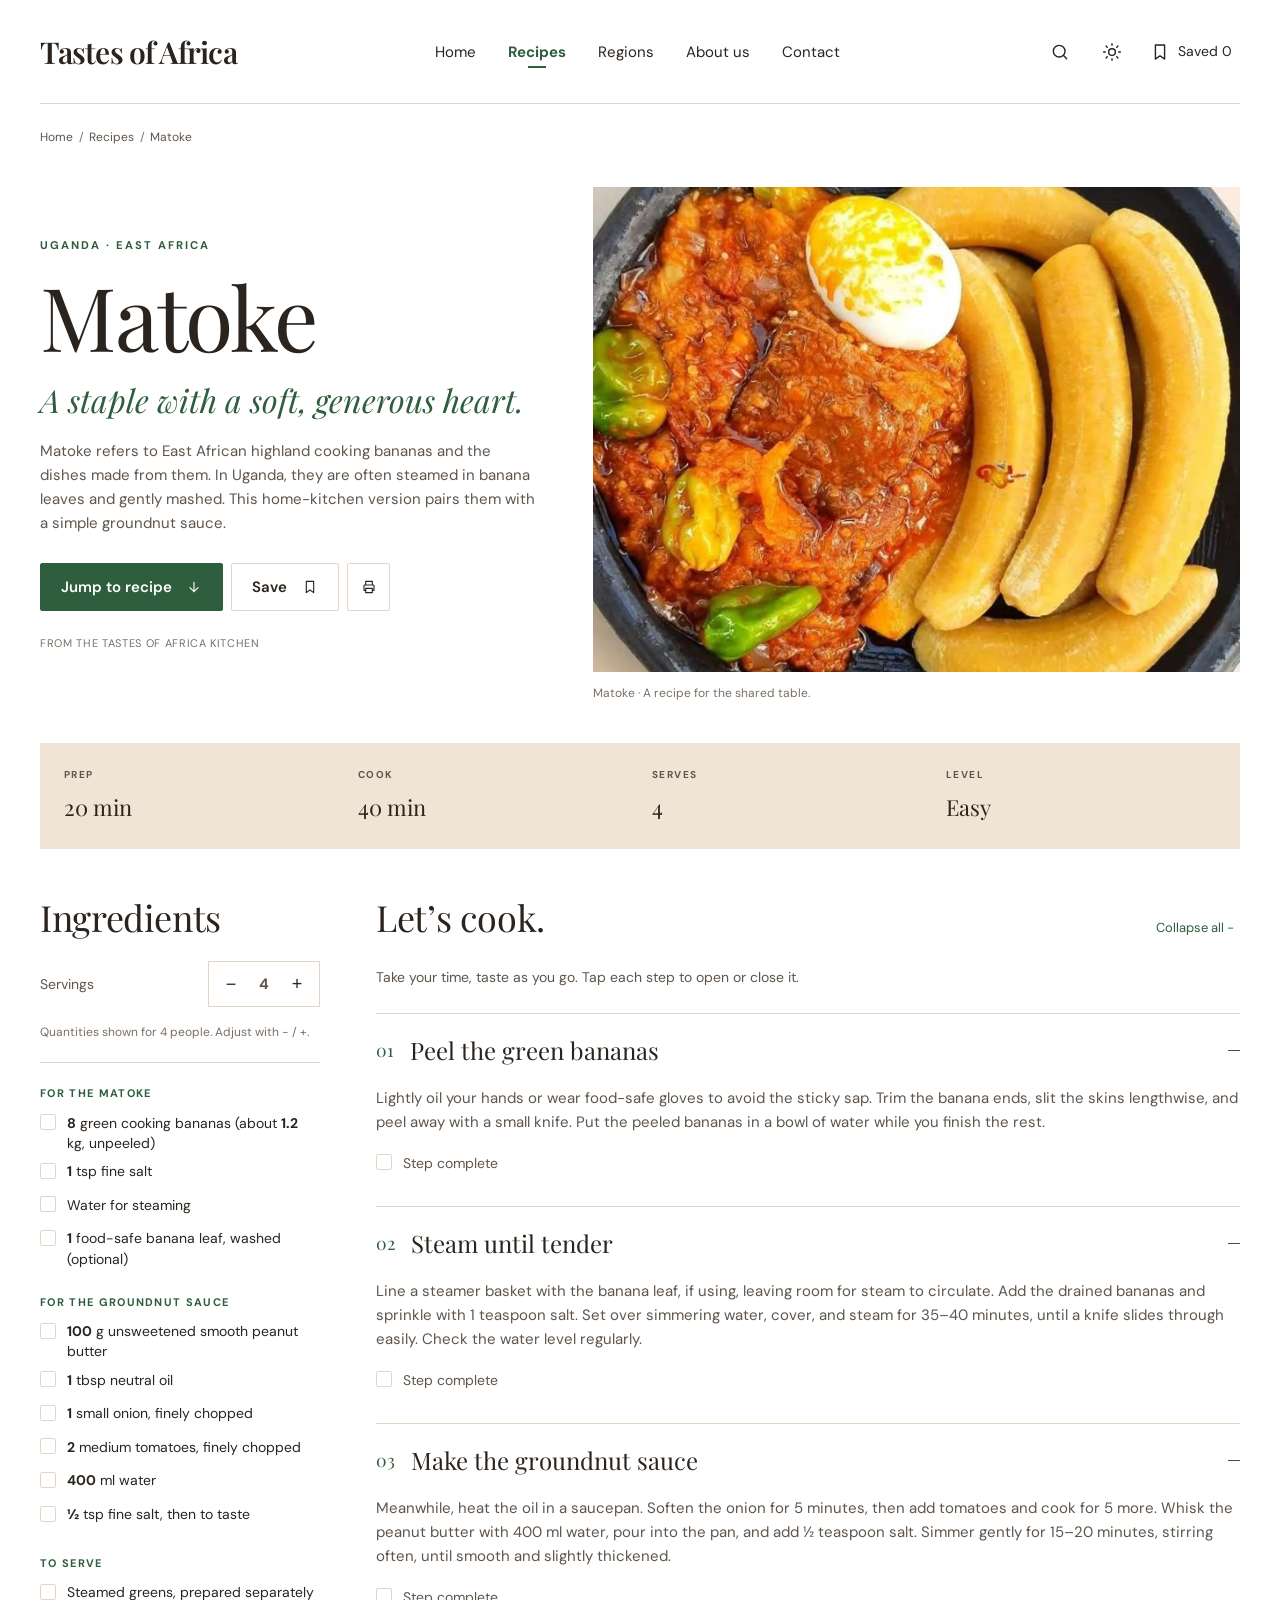
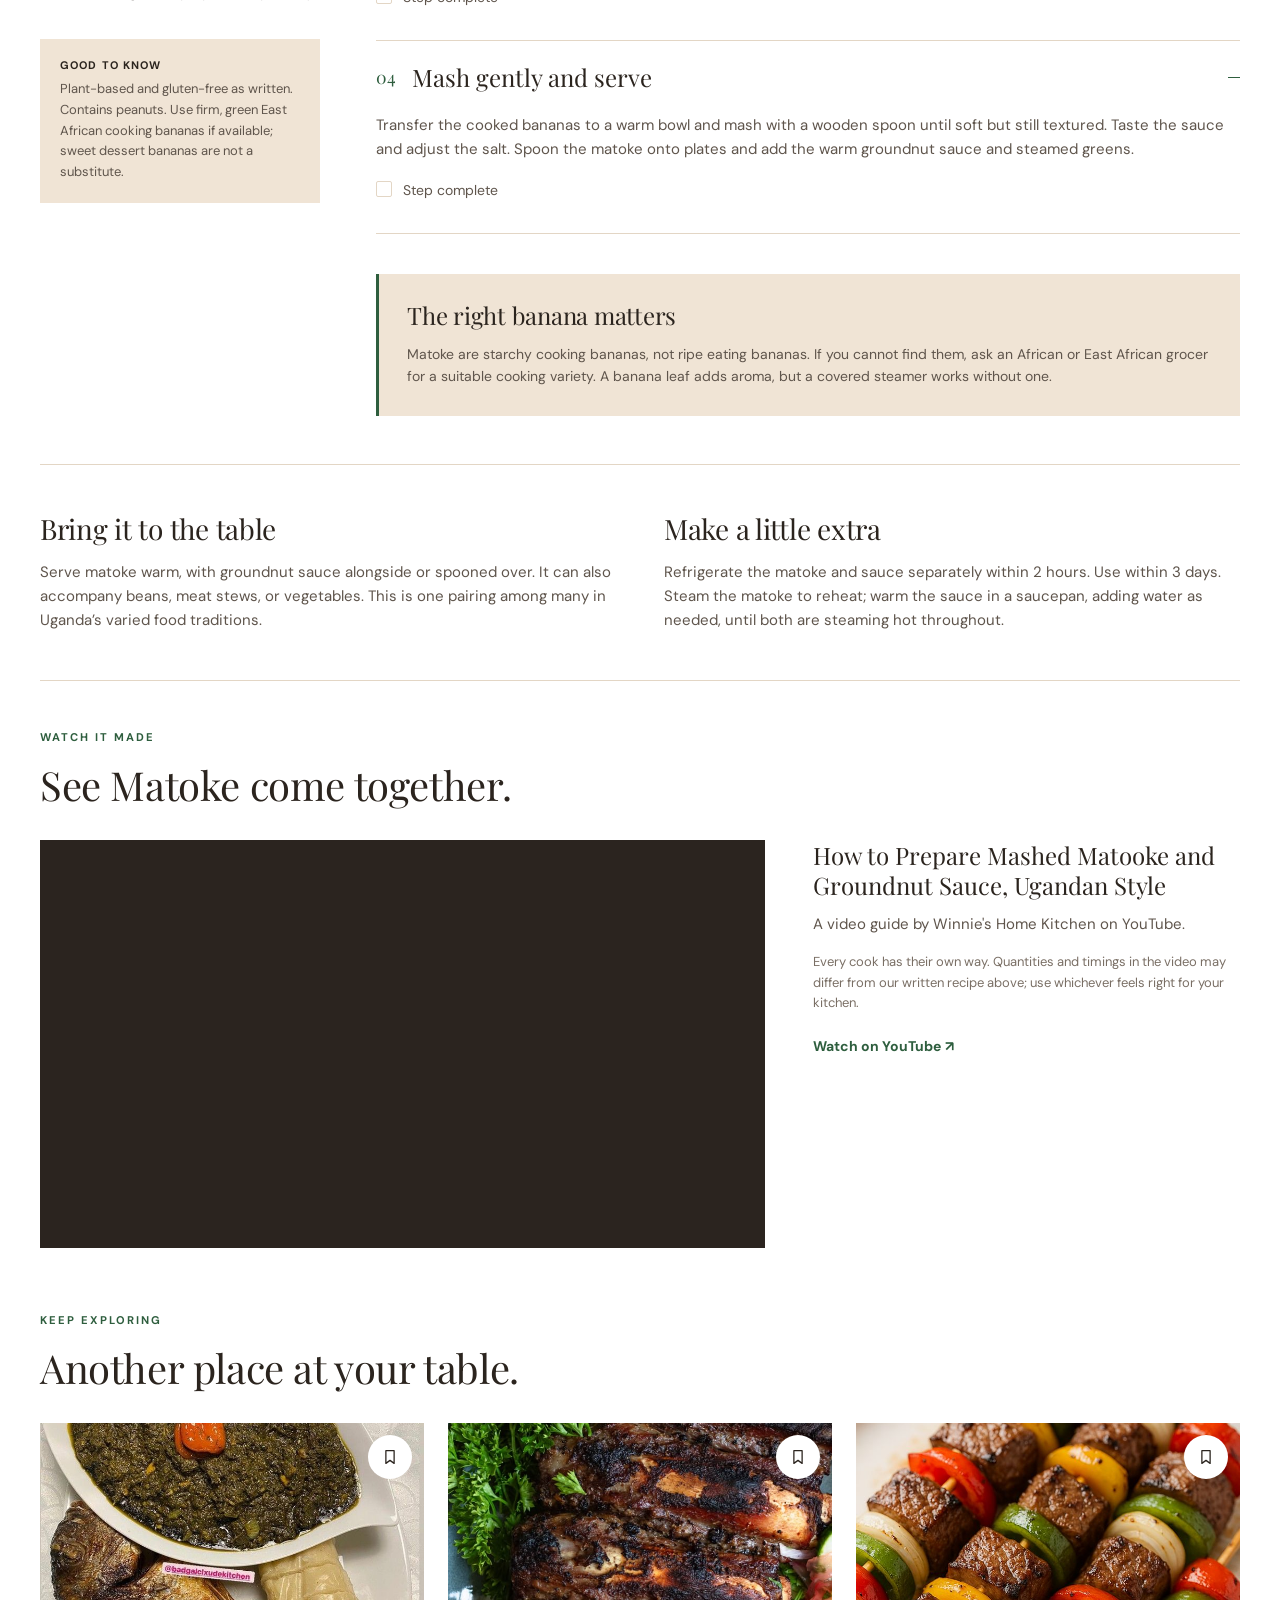
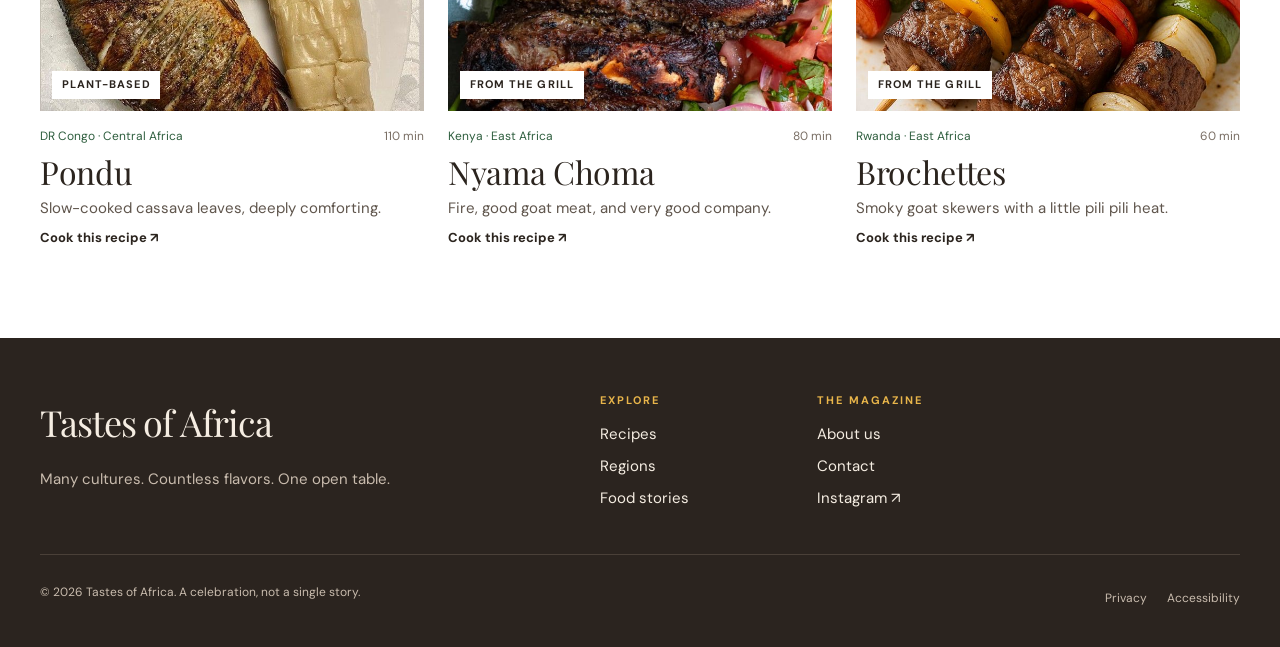
<file: matoke.html>
<!DOCTYPE html>
<html lang="en" data-theme="light">
<head>
  <meta charset="utf-8">
  <meta name="viewport" content="width=device-width, initial-scale=1">
  <title>Matoke recipe · Tastes of Africa</title>
  <meta name="description" content="Matoke from Uganda: Tender cooking bananas meet groundnut sauce. A step-by-step recipe with adjustable servings.">
  <meta name="theme-color" content="#ffffff">
  <link rel="icon" href="images/favicon.svg" type="image/svg+xml">
  <link rel="preconnect" href="https://fonts.googleapis.com">
  <link rel="preconnect" href="https://fonts.gstatic.com" crossorigin>
  <link href="https://fonts.googleapis.com/css2?family=DM+Sans:opsz,wght@9..40,400;9..40,500;9..40,700&family=Playfair+Display:ital,wght@0,400;0,500;0,600;1,400&display=swap" rel="stylesheet">
  <link rel="stylesheet" href="css/style.css">
  <script>
    (function () {
      var t = null;
      try { t = JSON.parse(localStorage.getItem("toa-theme")); } catch (e) {}
      if (t !== "dark" && t !== "light") {
        t = window.matchMedia && window.matchMedia("(prefers-color-scheme: dark)").matches ? "dark" : "light";
      }
      document.documentElement.setAttribute("data-theme", t);
    })();
  </script>
</head>
<body>
  <a class="skip-link" href="#main">Skip to main content</a>
  <header class="site-header">
    <div class="container site-header__inner">
      <a class="logo" href="index.html">Tastes of Africa</a>
      <nav class="primary-nav" aria-label="Main">
        <ul>
          <li><a href="index.html">Home</a></li>
          <li><a href="recipes.html" aria-current="page">Recipes</a></li>
          <li><a href="regions.html">Regions</a></li>
          <li><a href="about.html">About us</a></li>
          <li><a href="contact.html">Contact</a></li>
        </ul>
      </nav>
      <div class="header-tools">
        <button class="icon-btn header-search" type="button" aria-expanded="false" aria-controls="search-drawer" aria-label="Search recipes"><svg viewBox="0 0 24 24" fill="none" stroke="currentColor" stroke-width="1.7" stroke-linecap="round" stroke-linejoin="round" aria-hidden="true" focusable="false"><circle cx="11" cy="11" r="7"/><path d="m20 20-3.5-3.5"/></svg></button>
        <button class="icon-btn theme-toggle" type="button" aria-pressed="false" aria-label="Switch to dark theme"><svg class="icon-sun" viewBox="0 0 24 24" fill="none" stroke="currentColor" stroke-width="1.7" stroke-linecap="round" stroke-linejoin="round" aria-hidden="true" focusable="false"><circle cx="12" cy="12" r="4"/><path d="M12 2v2M12 20v2M4.9 4.9l1.4 1.4M17.7 17.7l1.4 1.4M2 12h2M20 12h2M4.9 19.1l1.4-1.4M17.7 6.3l1.4-1.4"/></svg><svg class="icon-moon" viewBox="0 0 24 24" fill="none" stroke="currentColor" stroke-width="1.7" stroke-linecap="round" stroke-linejoin="round" aria-hidden="true" focusable="false"><path d="M20 14.5A8 8 0 1 1 9.5 4a6.5 6.5 0 0 0 10.5 10.5Z"/></svg></button>
        <a class="icon-btn header-saved" href="recipes.html?saved"><svg viewBox="0 0 24 24" fill="none" stroke="currentColor" stroke-width="1.7" stroke-linecap="round" stroke-linejoin="round" aria-hidden="true" focusable="false"><path d="M6.5 3.5h11v17L12 16.5l-5.5 4Z"/></svg><span>Saved <span class="saved-count">0</span></span></a>
        <button class="icon-btn menu-toggle" type="button" aria-expanded="false" aria-controls="menu-panel" aria-label="Open menu"><svg viewBox="0 0 24 24" fill="none" stroke="currentColor" stroke-width="1.7" stroke-linecap="round" stroke-linejoin="round" aria-hidden="true" focusable="false"><path d="M4 7h16M4 12h16M4 17h16"/></svg></button>
      </div>
    </div>
    <div class="search-drawer" id="search-drawer" hidden>
      <form class="container" action="recipes.html" method="get" role="search">
        <label class="visually-hidden" for="header-q">Search recipes or ingredients</label>
        <input class="input" id="header-q" name="q" type="search" placeholder="Search recipes or ingredients">
        <button class="btn" type="submit">Search <svg viewBox="0 0 24 24" fill="none" stroke="currentColor" stroke-width="1.7" stroke-linecap="round" stroke-linejoin="round" aria-hidden="true" focusable="false"><path d="M5 12h14M13 6l6 6-6 6"/></svg></button>
      </form>
    </div>
    <div class="menu-panel" id="menu-panel" hidden>
      <form action="recipes.html" method="get" role="search" class="search-row mt-0" style="margin-bottom:1rem">
        <div class="search-field">
          <svg viewBox="0 0 24 24" fill="none" stroke="currentColor" stroke-width="1.7" stroke-linecap="round" stroke-linejoin="round" aria-hidden="true" focusable="false"><circle cx="11" cy="11" r="7"/><path d="m20 20-3.5-3.5"/></svg>
          <label class="visually-hidden" for="menu-q">Search recipes or ingredients</label>
          <input class="input" id="menu-q" name="q" type="search" placeholder="Search recipes">
        </div>
      </form>
      <nav aria-label="Mobile">
        <ul>
        <li><a href="index.html">Home</a></li>
        <li><a href="recipes.html" aria-current="page">Recipes</a></li>
        <li><a href="regions.html">Regions</a></li>
        <li><a href="about.html">About us</a></li>
        <li><a href="contact.html">Contact</a></li>
        </ul>
      </nav>
      <a class="btn btn--ghost menu-panel__saved" href="recipes.html?saved"><svg viewBox="0 0 24 24" fill="none" stroke="currentColor" stroke-width="1.7" stroke-linecap="round" stroke-linejoin="round" aria-hidden="true" focusable="false"><path d="M6.5 3.5h11v17L12 16.5l-5.5 4Z"/></svg> Saved recipes (<span class="saved-count">0</span>)</a>
    </div>
  </header>

  <main id="main">
    <nav class="container breadcrumb" aria-label="Breadcrumb">
      <ol>
        <li><a href="index.html">Home</a></li>
        <li><a href="recipes.html">Recipes</a></li>
        <li><a href="matoke.html" aria-current="page">Matoke</a></li>
      </ol>
    </nav>

    <article>
      <header class="container recipe-hero">
        <div>
          <p class="eyebrow">Uganda · East Africa</p>
          <h1 class="display">Matoke</h1>
          <p class="tagline">A staple with a soft, generous heart.</p>
          <p class="recipe-hero__text">Matoke refers to East African highland cooking bananas and the dishes made from them. In Uganda, they are often steamed in banana leaves and gently mashed. This home-kitchen version pairs them with a simple groundnut sauce.</p>
          <div class="recipe-hero__actions">
            <a class="btn" href="#ingredients">Jump to recipe <svg viewBox="0 0 24 24" fill="none" stroke="currentColor" stroke-width="1.7" stroke-linecap="round" stroke-linejoin="round" aria-hidden="true" focusable="false"><path d="M12 5v14M6 13l6 6 6-6"/></svg></a>
            <button class="btn btn--ghost" type="button" data-save="matoke" data-name="Matoke" aria-pressed="false"><span class="save-label">Save</span> <svg viewBox="0 0 24 24" fill="none" stroke="currentColor" stroke-width="1.7" stroke-linecap="round" stroke-linejoin="round" aria-hidden="true" focusable="false"><path d="M6.5 3.5h11v17L12 16.5l-5.5 4Z"/></svg></button>
            <button class="btn btn--ghost btn--icon print-btn" type="button" aria-label="Print this recipe"><svg viewBox="0 0 24 24" fill="none" stroke="currentColor" stroke-width="1.7" stroke-linecap="round" stroke-linejoin="round" aria-hidden="true" focusable="false"><path d="M7 9V3.5h10V9M7 17H4.5V10a1 1 0 0 1 1-1h13a1 1 0 0 1 1 1v7H17"/><path d="M7 14h10v6.5H7z"/></svg></button>
          </div>
          <p class="recipe-hero__from">From the Tastes of Africa kitchen</p>
        </div>
        <figure>
          <img src="images/matoke.jpg" alt="Steamed yellow cooking bananas beside a rich tomato stew with a boiled egg and green peppers on a dark clay plate." width="712" height="512">
          <figcaption class="caption">Matoke · A recipe for the shared table.</figcaption>
        </figure>
      </header>

      <div class="container">
        <dl class="facts" style="--fact-count: 4; margin: 0;">
          <div><dt class="facts__label">Prep</dt><dd class="facts__value">20 min</dd></div>
          <div><dt class="facts__label">Cook</dt><dd class="facts__value">40 min</dd></div>
          <div><dt class="facts__label">Serves</dt><dd class="facts__value" id="serves-fact">4</dd></div>
          <div><dt class="facts__label">Level</dt><dd class="facts__value">Easy</dd></div>
        </dl>
      </div>

      <div class="container recipe-body">
        <section class="ingredients" id="ingredients" aria-labelledby="ingredients-title">
          <h2 id="ingredients-title">Ingredients</h2>
          <div class="servings">
            <span id="servings-label">Servings</span>
            <div class="stepper" data-base="4" role="group" aria-labelledby="servings-label">
              <button type="button" data-step="-1" aria-label="Fewer servings">−</button>
              <output aria-live="polite" aria-label="Number of servings">4</output>
              <button type="button" data-step="1" aria-label="More servings">+</button>
            </div>
          </div>
          <p class="servings-note" id="servings-note">Quantities shown for 4 people. Adjust with − / +.</p>

          <div class="ing-group" role="group" aria-labelledby="ing-g0">
            <h3 class="ing-group__title" id="ing-g0">For the matoke</h3>
            <ul class="ing-list">
              <li><label class="check"><input type="checkbox"><span><span class="qty" data-base="8">8</span> green cooking <span class="pl" data-one="banana" data-many="bananas">bananas</span> (about <span class="qty" data-base="1.2" data-mode="decimal">1.2</span> kg, unpeeled)</span></label></li>
              <li><label class="check"><input type="checkbox"><span><span class="qty" data-base="1">1</span> tsp fine salt</span></label></li>
              <li><label class="check"><input type="checkbox"><span>Water for steaming</span></label></li>
              <li><label class="check"><input type="checkbox"><span><span class="qty" data-base="1">1</span> food-safe banana <span class="pl" data-one="leaf" data-many="leaves">leaf</span>, washed (optional)</span></label></li>
            </ul>
          </div>
          <div class="ing-group" role="group" aria-labelledby="ing-g1">
            <h3 class="ing-group__title" id="ing-g1">For the groundnut sauce</h3>
            <ul class="ing-list">
              <li><label class="check"><input type="checkbox"><span><span class="qty" data-base="100" data-mode="whole">100</span> g unsweetened smooth peanut butter</span></label></li>
              <li><label class="check"><input type="checkbox"><span><span class="qty" data-base="1">1</span> tbsp neutral oil</span></label></li>
              <li><label class="check"><input type="checkbox"><span><span class="qty" data-base="1">1</span> small <span class="pl" data-one="onion" data-many="onions">onion</span>, finely chopped</span></label></li>
              <li><label class="check"><input type="checkbox"><span><span class="qty" data-base="2">2</span> medium <span class="pl" data-one="tomato" data-many="tomatoes">tomatoes</span>, finely chopped</span></label></li>
              <li><label class="check"><input type="checkbox"><span><span class="qty" data-base="400" data-mode="whole">400</span> ml water</span></label></li>
              <li><label class="check"><input type="checkbox"><span><span class="qty" data-base="0.5">½</span> tsp fine salt, then to taste</span></label></li>
            </ul>
          </div>
          <div class="ing-group" role="group" aria-labelledby="ing-g2">
            <h3 class="ing-group__title" id="ing-g2">To serve</h3>
            <ul class="ing-list">
              <li><label class="check"><input type="checkbox"><span>Steamed greens, prepared separately</span></label></li>
            </ul>
          </div>
          <aside class="good-to-know" aria-labelledby="gtk-title">
            <h3 id="gtk-title">Good to know</h3>
            <p>Plant-based and gluten-free as written. Contains peanuts. Use firm, green East African cooking bananas if available; sweet dessert bananas are not a substitute.</p>
          </aside>
        </section>

        <section class="method" aria-labelledby="method-title">
          <div class="method__head">
            <h2 id="method-title">Let’s cook.</h2>
            <button class="toggle-all" type="button">Collapse all −</button>
          </div>
          <p class="method__intro">Take your time, taste as you go. Tap each step to open or close it.</p>
          <ol class="steps">
            <li class="step">
              <h3 class="step__heading">
                <button class="step__toggle" type="button" aria-expanded="true" aria-controls="step-1" id="step-1-label">
                  <span class="step__num">01</span>
                  <span class="step__title">Peel the green bananas</span>
                  <span class="step__icon" aria-hidden="true"></span>
                </button>
              </h3>
              <div class="step__panel" id="step-1" role="region" aria-labelledby="step-1-label">
                <p>Lightly oil your hands or wear food-safe gloves to avoid the sticky sap. Trim the banana ends, slit the skins lengthwise, and peel away with a small knife. Put the peeled bananas in a bowl of water while you finish the rest.</p>
                <label class="check step__done"><input type="checkbox"><span>Step complete</span></label>
              </div>
            </li>
            <li class="step">
              <h3 class="step__heading">
                <button class="step__toggle" type="button" aria-expanded="true" aria-controls="step-2" id="step-2-label">
                  <span class="step__num">02</span>
                  <span class="step__title">Steam until tender</span>
                  <span class="step__icon" aria-hidden="true"></span>
                </button>
              </h3>
              <div class="step__panel" id="step-2" role="region" aria-labelledby="step-2-label">
                <p>Line a steamer basket with the banana leaf, if using, leaving room for steam to circulate. Add the drained bananas and sprinkle with 1 teaspoon salt. Set over simmering water, cover, and steam for 35–40 minutes, until a knife slides through easily. Check the water level regularly.</p>
                <label class="check step__done"><input type="checkbox"><span>Step complete</span></label>
              </div>
            </li>
            <li class="step">
              <h3 class="step__heading">
                <button class="step__toggle" type="button" aria-expanded="true" aria-controls="step-3" id="step-3-label">
                  <span class="step__num">03</span>
                  <span class="step__title">Make the groundnut sauce</span>
                  <span class="step__icon" aria-hidden="true"></span>
                </button>
              </h3>
              <div class="step__panel" id="step-3" role="region" aria-labelledby="step-3-label">
                <p>Meanwhile, heat the oil in a saucepan. Soften the onion for 5 minutes, then add tomatoes and cook for 5 more. Whisk the peanut butter with 400 ml water, pour into the pan, and add ½ teaspoon salt. Simmer gently for 15–20 minutes, stirring often, until smooth and slightly thickened.</p>
                <label class="check step__done"><input type="checkbox"><span>Step complete</span></label>
              </div>
            </li>
            <li class="step">
              <h3 class="step__heading">
                <button class="step__toggle" type="button" aria-expanded="true" aria-controls="step-4" id="step-4-label">
                  <span class="step__num">04</span>
                  <span class="step__title">Mash gently and serve</span>
                  <span class="step__icon" aria-hidden="true"></span>
                </button>
              </h3>
              <div class="step__panel" id="step-4" role="region" aria-labelledby="step-4-label">
                <p>Transfer the cooked bananas to a warm bowl and mash with a wooden spoon until soft but still textured. Taste the sauce and adjust the salt. Spoon the matoke onto plates and add the warm groundnut sauce and steamed greens.</p>
                <label class="check step__done"><input type="checkbox"><span>Step complete</span></label>
              </div>
            </li>
          </ol>
          <aside class="callout" aria-labelledby="callout-title">
            <h3 id="callout-title">The right banana matters</h3>
            <p>Matoke are starchy cooking bananas, not ripe eating bananas. If you cannot find them, ask an African or East African grocer for a suitable cooking variety. A banana leaf adds aroma, but a covered steamer works without one.</p>
          </aside>
        </section>
      </div>

      <div class="container serve-tips">
        <section aria-labelledby="serve-title">
          <h2 id="serve-title">Bring it to the table</h2>
          <p>Serve matoke warm, with groundnut sauce alongside or spooned over. It can also accompany beans, meat stews, or vegetables. This is one pairing among many in Uganda’s varied food traditions.</p>
        </section>
        <section aria-labelledby="extra-title">
          <h2 id="extra-title">Make a little extra</h2>
          <p>Refrigerate the matoke and sauce separately within 2 hours. Use within 3 days. Steam the matoke to reheat; warm the sauce in a saucepan, adding water as needed, until both are steaming hot throughout.</p>
        </section>
      </div>
    </article>


    <section class="container video-section" aria-labelledby="video-title">
      <p class="eyebrow">Watch it made</p>
      <div class="section-head">
        <h2 class="h2" id="video-title">See Matoke come together.</h2>
      </div>
      <div class="video">
        <div class="video__frame">
          <iframe src="https://www.youtube-nocookie.com/embed/qpBRNEwYJjE?rel=0" title="How to Prepare Mashed Matooke and Groundnut Sauce, Ugandan Style by Winnie&#x27;s Home Kitchen (YouTube video)" loading="lazy" allow="accelerometer; clipboard-write; encrypted-media; gyroscope; picture-in-picture; web-share" referrerpolicy="strict-origin-when-cross-origin" allowfullscreen></iframe>
        </div>
        <div class="video__info">
          <p class="video__title">How to Prepare Mashed Matooke and Groundnut Sauce, Ugandan Style</p>
          <p class="video__channel">A video guide by Winnie&#x27;s Home Kitchen on YouTube.</p>
          <p class="video__note">Every cook has their own way. Quantities and timings in the video may differ from our written recipe above; use whichever feels right for your kitchen.</p>
          <a class="text-link" href="https://www.youtube.com/watch?v=qpBRNEwYJjE" target="_blank" rel="noopener noreferrer">Watch on YouTube <span class="arrow" aria-hidden="true">↗</span><span class="visually-hidden"> (opens in a new tab)</span></a>
        </div>
      </div>
    </section>

    <section class="container section mt-0 keep-exploring" style="padding-top:1rem" aria-labelledby="more-title">
      <p class="eyebrow">Keep exploring</p>
      <h2 class="h2" id="more-title" style="margin-bottom:2rem">Another place at your table.</h2>
      <div class="grid-3">
          <article class="card" data-slug="pondu" data-name="Pondu" data-region="central" data-diet="plant-based gluten-free dairy-free" data-time="110" data-order="1" data-keywords="dr congo central africa plant-based slow-cooked cassava leaves, deeply comforting.  g frozen, commercially prepared pounded cassava leaves, thawed  litre litres water, plus more as needed  large onion onions, finely chopped  small aubergine aubergines (about  g), diced  tbsp food-grade red palm oil  spring onions, sliced  tsp fine salt, then to taste  whole scotch bonnet pepper peppers (optional) cooked rice or fufu, prepared separately">
            <div class="card__media">
              <img src="images/pondu.jpg" alt="A white dish of dark green pondu topped with a red pepper, served with a whole grilled fish and a portion of kwanga." width="712" height="512" loading="lazy">
              <span class="card__badge">Plant-based</span>
            </div>
            <button class="save-btn" type="button" data-save="pondu" data-name="Pondu" aria-pressed="false" aria-label="Save Pondu to your recipes"><svg viewBox="0 0 24 24" fill="none" stroke="currentColor" stroke-width="1.7" stroke-linecap="round" stroke-linejoin="round" aria-hidden="true" focusable="false"><path d="M6.5 3.5h11v17L12 16.5l-5.5 4Z"/></svg></button>
            <p class="card__meta"><span class="card__origin">DR Congo · Central Africa</span><span class="card__time"><span class="visually-hidden">Total time </span>110 min</span></p>
            <h3 class="card__title"><a href="pondu.html">Pondu</a></h3>
            <p class="card__text">Slow-cooked cassava leaves, deeply comforting.</p>
            <span class="card__cta" aria-hidden="true">Cook this recipe <span class="arrow" aria-hidden="true">↗</span></span>
          </article>
          <article class="card" data-slug="nyama-choma" data-name="Nyama Choma" data-region="east" data-diet="meat gluten-free dairy-free" data-time="80" data-order="2" data-keywords="kenya east africa from the grill fire, good goat meat, and very good company.  kg goat leg or ribs, cut into thick pieces  tbsp neutral oil  tbsp lemon juice  tsp fine salt  tsp freshly ground black pepper  medium tomato tomatoes, diced  red onion onions, finely sliced  small green chili chilies, finely chopped  tbsp chopped fresh coriander  tbsp lemon juice  tsp fine salt ugali, prepared separately">
            <div class="card__media">
              <img src="images/nyama-choma.jpg" alt="Charred grilled ribs on a blue plate with fresh parsley, a bowl of greens, and a tomato, cucumber and red onion salad." width="712" height="512" loading="lazy">
              <span class="card__badge">From the grill</span>
            </div>
            <button class="save-btn" type="button" data-save="nyama-choma" data-name="Nyama Choma" aria-pressed="false" aria-label="Save Nyama Choma to your recipes"><svg viewBox="0 0 24 24" fill="none" stroke="currentColor" stroke-width="1.7" stroke-linecap="round" stroke-linejoin="round" aria-hidden="true" focusable="false"><path d="M6.5 3.5h11v17L12 16.5l-5.5 4Z"/></svg></button>
            <p class="card__meta"><span class="card__origin">Kenya · East Africa</span><span class="card__time"><span class="visually-hidden">Total time </span>80 min</span></p>
            <h3 class="card__title"><a href="nyama-choma.html">Nyama Choma</a></h3>
            <p class="card__text">Fire, good goat meat, and very good company.</p>
            <span class="card__cta" aria-hidden="true">Cook this recipe <span class="arrow" aria-hidden="true">↗</span></span>
          </article>
          <article class="card" data-slug="brochettes" data-name="Brochettes" data-region="east" data-diet="meat dairy-free" data-time="60" data-order="3" data-keywords="rwanda east africa from the grill smoky goat skewers with a little pili pili heat.  g boneless goat leg, in 2.5 cm cubes  medium onion onions, cut into thick segments  tbsp neutral oil  tbsp tomato purée  garlic clove cloves, crushed  tbsp lemon juice  tbsp water  tsp fine salt  tsp ground black pepper  tbsp pili pili sauce, or to taste  green cooking banana bananas, peeled and grilled separately">
            <div class="card__media">
              <img src="images/brochettes.jpg" alt="Skewers of seared meat cubes threaded with red, yellow and green peppers and onion on a white plate." width="712" height="512" loading="lazy">
              <span class="card__badge">From the grill</span>
            </div>
            <button class="save-btn" type="button" data-save="brochettes" data-name="Brochettes" aria-pressed="false" aria-label="Save Brochettes to your recipes"><svg viewBox="0 0 24 24" fill="none" stroke="currentColor" stroke-width="1.7" stroke-linecap="round" stroke-linejoin="round" aria-hidden="true" focusable="false"><path d="M6.5 3.5h11v17L12 16.5l-5.5 4Z"/></svg></button>
            <p class="card__meta"><span class="card__origin">Rwanda · East Africa</span><span class="card__time"><span class="visually-hidden">Total time </span>60 min</span></p>
            <h3 class="card__title"><a href="brochettes.html">Brochettes</a></h3>
            <p class="card__text">Smoky goat skewers with a little pili pili heat.</p>
            <span class="card__cta" aria-hidden="true">Cook this recipe <span class="arrow" aria-hidden="true">↗</span></span>
          </article>
      </div>
    </section>
  </main>

  <footer class="site-footer">
    <div class="container">
      <div class="site-footer__top">
        <div>
          <a class="logo" href="index.html">Tastes of Africa</a>
          <p class="site-footer__tag">Many cultures. Countless flavors. One open table.</p>
        </div>
        <div class="footer-cols">
          <nav class="footer-col" aria-labelledby="f-explore">
            <h2 id="f-explore">Explore</h2>
            <ul>
              <li><a href="recipes.html">Recipes</a></li>
              <li><a href="regions.html">Regions</a></li>
              <li><a href="index.html#stories">Food stories</a></li>
            </ul>
          </nav>
          <nav class="footer-col" aria-labelledby="f-magazine">
            <h2 id="f-magazine">The magazine</h2>
            <ul>
              <li><a href="about.html">About us</a></li>
              <li><a href="contact.html">Contact</a></li>
              <li><a href="https://www.instagram.com/" target="_blank" rel="noopener noreferrer">Instagram&nbsp;<span class="arrow" aria-hidden="true">↗</span><span class="visually-hidden"> (opens in a new tab)</span></a></li>
            </ul>
          </nav>
        </div>
      </div>
      <div class="site-footer__bottom">
        <p>© <span class="year">2026</span> Tastes of Africa. A celebration, not a single story.</p>
        <ul>
          <li><a href="privacy.html">Privacy</a></li>
          <li><a href="accessibility.html">Accessibility</a></li>
        </ul>
      </div>
    </div>
  </footer>

  <div class="toast" id="toast" role="status" aria-live="polite" hidden>
    <span class="toast__msg"></span>
    <button class="toast__undo" type="button">Undo</button>
  </div>
  <div class="visually-hidden" id="announcer" aria-live="polite"></div>
  <script src="js/main.js" defer></script>
  <script src="js/recipe.js" defer></script>
</body>
</html>
</file>
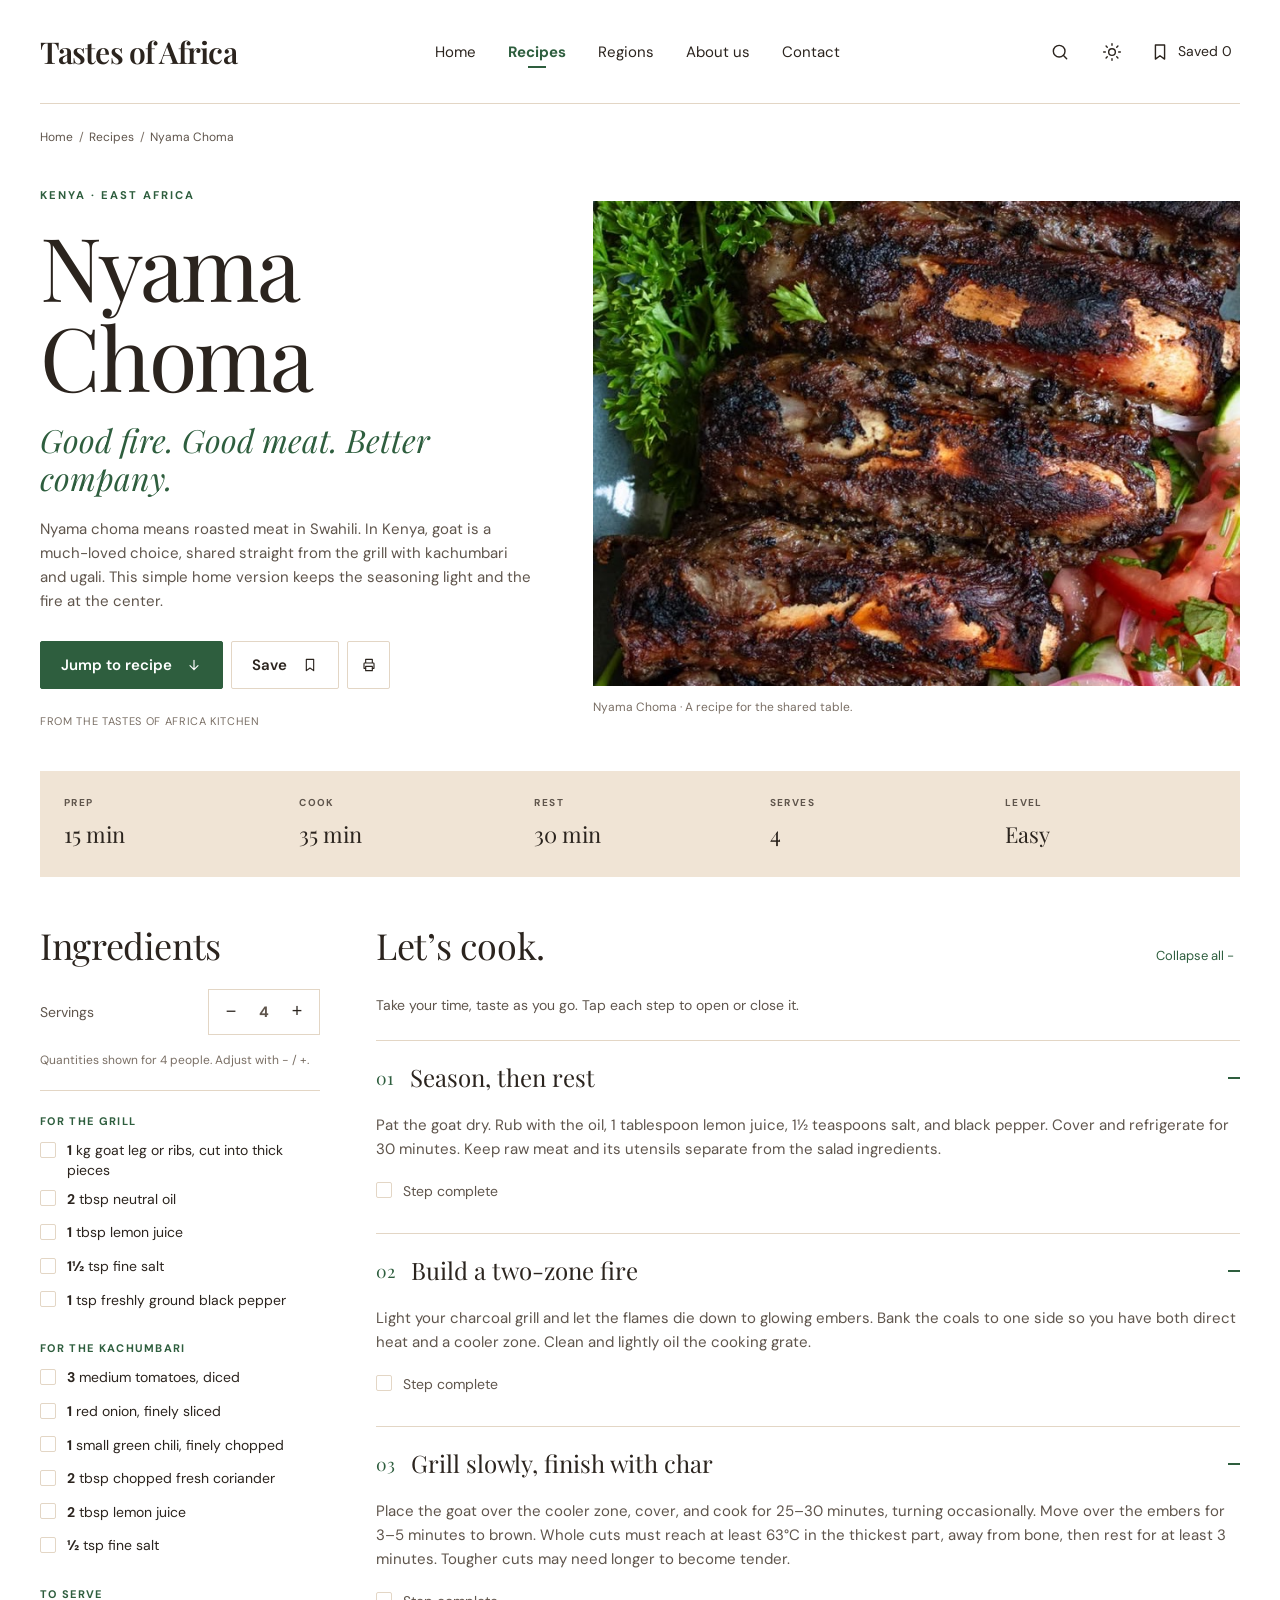
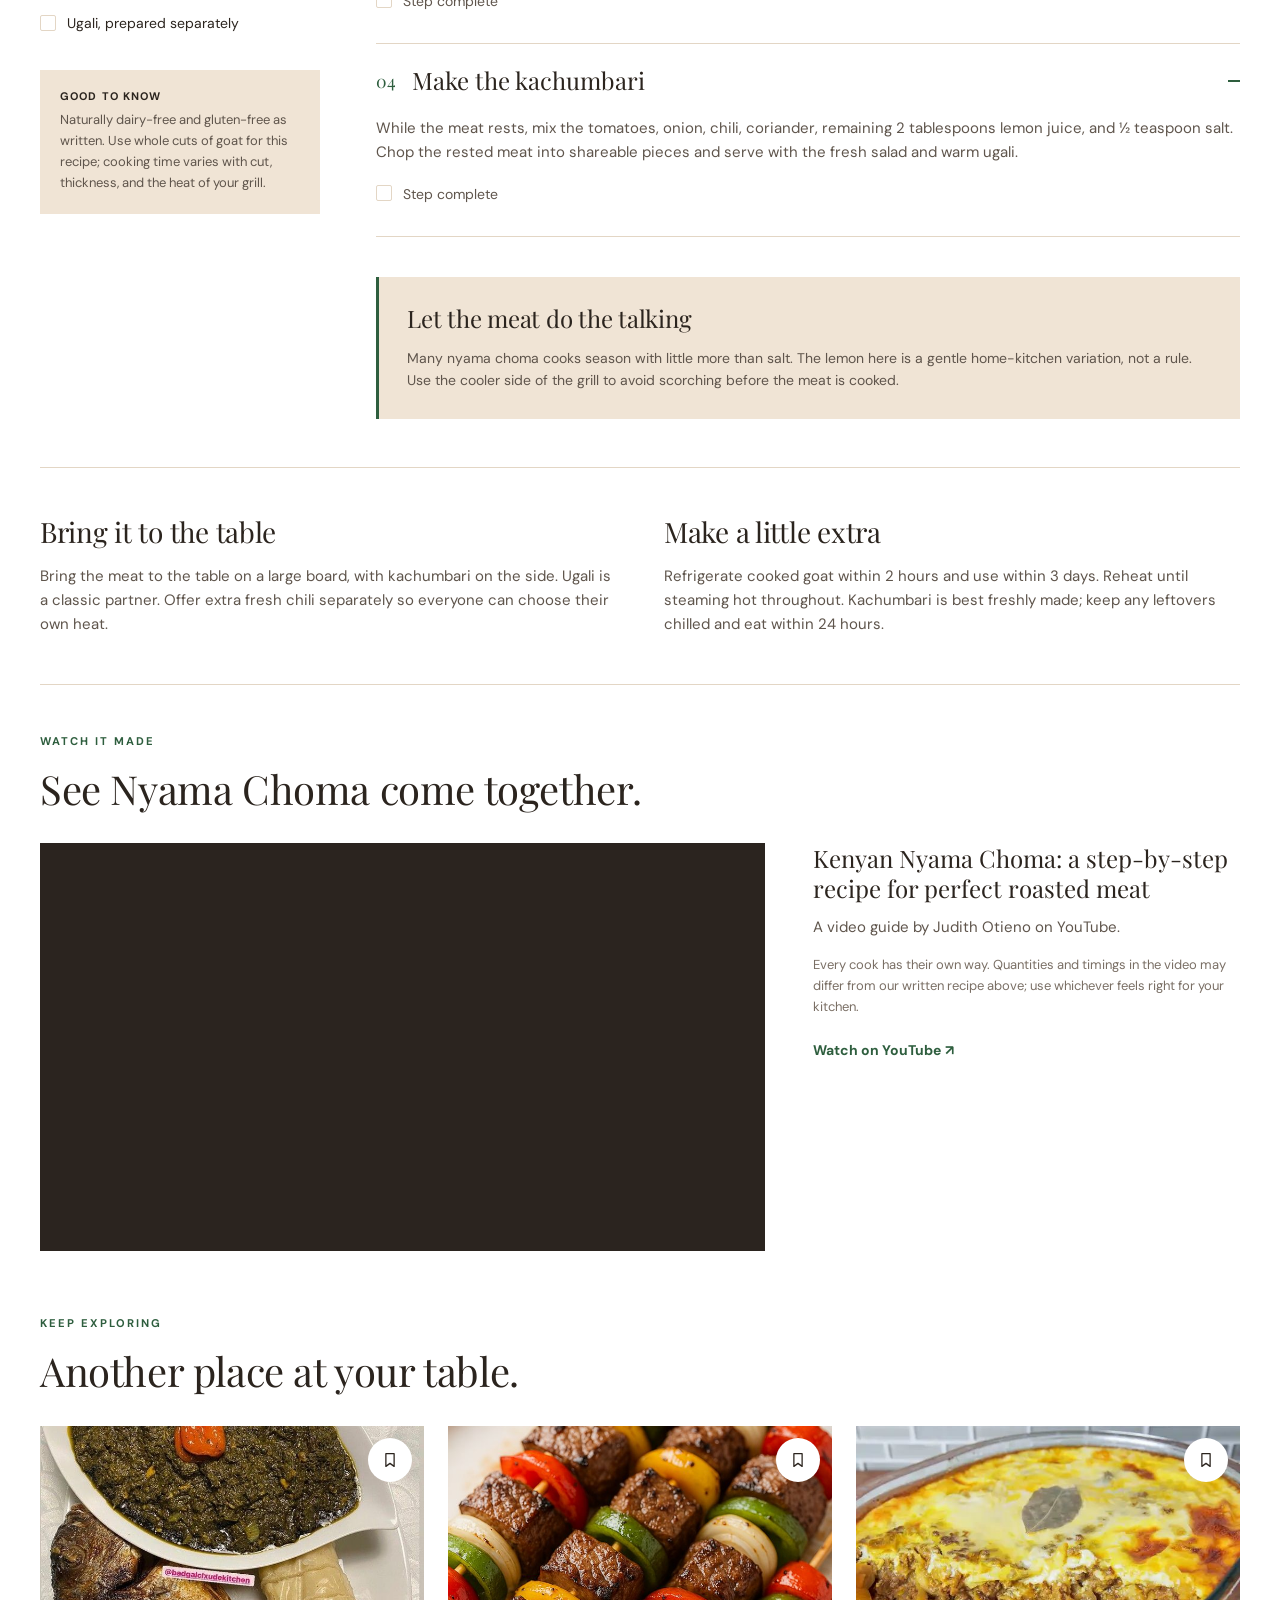
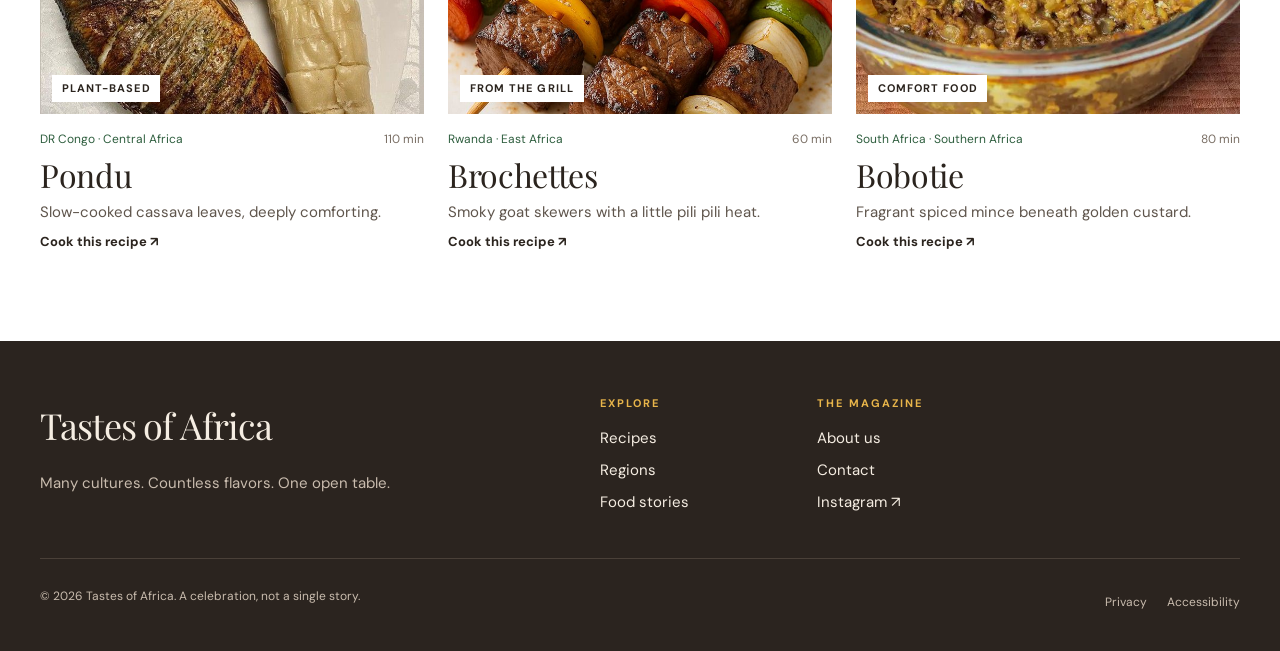
<file: nyama-choma.html>
<!DOCTYPE html>
<html lang="en" data-theme="light">
<head>
  <meta charset="utf-8">
  <meta name="viewport" content="width=device-width, initial-scale=1">
  <title>Nyama Choma recipe · Tastes of Africa</title>
  <meta name="description" content="Nyama Choma from Kenya: Fire, good goat meat, and very good company. A step-by-step recipe with adjustable servings.">
  <meta name="theme-color" content="#ffffff">
  <link rel="icon" href="images/favicon.svg" type="image/svg+xml">
  <link rel="preconnect" href="https://fonts.googleapis.com">
  <link rel="preconnect" href="https://fonts.gstatic.com" crossorigin>
  <link href="https://fonts.googleapis.com/css2?family=DM+Sans:opsz,wght@9..40,400;9..40,500;9..40,700&family=Playfair+Display:ital,wght@0,400;0,500;0,600;1,400&display=swap" rel="stylesheet">
  <link rel="stylesheet" href="css/style.css">
  <script>
    (function () {
      var t = null;
      try { t = JSON.parse(localStorage.getItem("toa-theme")); } catch (e) {}
      if (t !== "dark" && t !== "light") {
        t = window.matchMedia && window.matchMedia("(prefers-color-scheme: dark)").matches ? "dark" : "light";
      }
      document.documentElement.setAttribute("data-theme", t);
    })();
  </script>
</head>
<body>
  <a class="skip-link" href="#main">Skip to main content</a>
  <header class="site-header">
    <div class="container site-header__inner">
      <a class="logo" href="index.html">Tastes of Africa</a>
      <nav class="primary-nav" aria-label="Main">
        <ul>
          <li><a href="index.html">Home</a></li>
          <li><a href="recipes.html" aria-current="page">Recipes</a></li>
          <li><a href="regions.html">Regions</a></li>
          <li><a href="about.html">About us</a></li>
          <li><a href="contact.html">Contact</a></li>
        </ul>
      </nav>
      <div class="header-tools">
        <button class="icon-btn header-search" type="button" aria-expanded="false" aria-controls="search-drawer" aria-label="Search recipes"><svg viewBox="0 0 24 24" fill="none" stroke="currentColor" stroke-width="1.7" stroke-linecap="round" stroke-linejoin="round" aria-hidden="true" focusable="false"><circle cx="11" cy="11" r="7"/><path d="m20 20-3.5-3.5"/></svg></button>
        <button class="icon-btn theme-toggle" type="button" aria-pressed="false" aria-label="Switch to dark theme"><svg class="icon-sun" viewBox="0 0 24 24" fill="none" stroke="currentColor" stroke-width="1.7" stroke-linecap="round" stroke-linejoin="round" aria-hidden="true" focusable="false"><circle cx="12" cy="12" r="4"/><path d="M12 2v2M12 20v2M4.9 4.9l1.4 1.4M17.7 17.7l1.4 1.4M2 12h2M20 12h2M4.9 19.1l1.4-1.4M17.7 6.3l1.4-1.4"/></svg><svg class="icon-moon" viewBox="0 0 24 24" fill="none" stroke="currentColor" stroke-width="1.7" stroke-linecap="round" stroke-linejoin="round" aria-hidden="true" focusable="false"><path d="M20 14.5A8 8 0 1 1 9.5 4a6.5 6.5 0 0 0 10.5 10.5Z"/></svg></button>
        <a class="icon-btn header-saved" href="recipes.html?saved"><svg viewBox="0 0 24 24" fill="none" stroke="currentColor" stroke-width="1.7" stroke-linecap="round" stroke-linejoin="round" aria-hidden="true" focusable="false"><path d="M6.5 3.5h11v17L12 16.5l-5.5 4Z"/></svg><span>Saved <span class="saved-count">0</span></span></a>
        <button class="icon-btn menu-toggle" type="button" aria-expanded="false" aria-controls="menu-panel" aria-label="Open menu"><svg viewBox="0 0 24 24" fill="none" stroke="currentColor" stroke-width="1.7" stroke-linecap="round" stroke-linejoin="round" aria-hidden="true" focusable="false"><path d="M4 7h16M4 12h16M4 17h16"/></svg></button>
      </div>
    </div>
    <div class="search-drawer" id="search-drawer" hidden>
      <form class="container" action="recipes.html" method="get" role="search">
        <label class="visually-hidden" for="header-q">Search recipes or ingredients</label>
        <input class="input" id="header-q" name="q" type="search" placeholder="Search recipes or ingredients">
        <button class="btn" type="submit">Search <svg viewBox="0 0 24 24" fill="none" stroke="currentColor" stroke-width="1.7" stroke-linecap="round" stroke-linejoin="round" aria-hidden="true" focusable="false"><path d="M5 12h14M13 6l6 6-6 6"/></svg></button>
      </form>
    </div>
    <div class="menu-panel" id="menu-panel" hidden>
      <form action="recipes.html" method="get" role="search" class="search-row mt-0" style="margin-bottom:1rem">
        <div class="search-field">
          <svg viewBox="0 0 24 24" fill="none" stroke="currentColor" stroke-width="1.7" stroke-linecap="round" stroke-linejoin="round" aria-hidden="true" focusable="false"><circle cx="11" cy="11" r="7"/><path d="m20 20-3.5-3.5"/></svg>
          <label class="visually-hidden" for="menu-q">Search recipes or ingredients</label>
          <input class="input" id="menu-q" name="q" type="search" placeholder="Search recipes">
        </div>
      </form>
      <nav aria-label="Mobile">
        <ul>
        <li><a href="index.html">Home</a></li>
        <li><a href="recipes.html" aria-current="page">Recipes</a></li>
        <li><a href="regions.html">Regions</a></li>
        <li><a href="about.html">About us</a></li>
        <li><a href="contact.html">Contact</a></li>
        </ul>
      </nav>
      <a class="btn btn--ghost menu-panel__saved" href="recipes.html?saved"><svg viewBox="0 0 24 24" fill="none" stroke="currentColor" stroke-width="1.7" stroke-linecap="round" stroke-linejoin="round" aria-hidden="true" focusable="false"><path d="M6.5 3.5h11v17L12 16.5l-5.5 4Z"/></svg> Saved recipes (<span class="saved-count">0</span>)</a>
    </div>
  </header>

  <main id="main">
    <nav class="container breadcrumb" aria-label="Breadcrumb">
      <ol>
        <li><a href="index.html">Home</a></li>
        <li><a href="recipes.html">Recipes</a></li>
        <li><a href="nyama-choma.html" aria-current="page">Nyama Choma</a></li>
      </ol>
    </nav>

    <article>
      <header class="container recipe-hero">
        <div>
          <p class="eyebrow">Kenya · East Africa</p>
          <h1 class="display">Nyama Choma</h1>
          <p class="tagline">Good fire. Good meat. Better company.</p>
          <p class="recipe-hero__text">Nyama choma means roasted meat in Swahili. In Kenya, goat is a much-loved choice, shared straight from the grill with kachumbari and ugali. This simple home version keeps the seasoning light and the fire at the center.</p>
          <div class="recipe-hero__actions">
            <a class="btn" href="#ingredients">Jump to recipe <svg viewBox="0 0 24 24" fill="none" stroke="currentColor" stroke-width="1.7" stroke-linecap="round" stroke-linejoin="round" aria-hidden="true" focusable="false"><path d="M12 5v14M6 13l6 6 6-6"/></svg></a>
            <button class="btn btn--ghost" type="button" data-save="nyama-choma" data-name="Nyama Choma" aria-pressed="false"><span class="save-label">Save</span> <svg viewBox="0 0 24 24" fill="none" stroke="currentColor" stroke-width="1.7" stroke-linecap="round" stroke-linejoin="round" aria-hidden="true" focusable="false"><path d="M6.5 3.5h11v17L12 16.5l-5.5 4Z"/></svg></button>
            <button class="btn btn--ghost btn--icon print-btn" type="button" aria-label="Print this recipe"><svg viewBox="0 0 24 24" fill="none" stroke="currentColor" stroke-width="1.7" stroke-linecap="round" stroke-linejoin="round" aria-hidden="true" focusable="false"><path d="M7 9V3.5h10V9M7 17H4.5V10a1 1 0 0 1 1-1h13a1 1 0 0 1 1 1v7H17"/><path d="M7 14h10v6.5H7z"/></svg></button>
          </div>
          <p class="recipe-hero__from">From the Tastes of Africa kitchen</p>
        </div>
        <figure>
          <img src="images/nyama-choma.jpg" alt="Charred grilled ribs on a blue plate with fresh parsley, a bowl of greens, and a tomato, cucumber and red onion salad." width="712" height="512">
          <figcaption class="caption">Nyama Choma · A recipe for the shared table.</figcaption>
        </figure>
      </header>

      <div class="container">
        <dl class="facts" style="--fact-count: 5; margin: 0;">
          <div><dt class="facts__label">Prep</dt><dd class="facts__value">15 min</dd></div>
          <div><dt class="facts__label">Cook</dt><dd class="facts__value">35 min</dd></div>
          <div><dt class="facts__label">Rest</dt><dd class="facts__value">30 min</dd></div>
          <div><dt class="facts__label">Serves</dt><dd class="facts__value" id="serves-fact">4</dd></div>
          <div><dt class="facts__label">Level</dt><dd class="facts__value">Easy</dd></div>
        </dl>
      </div>

      <div class="container recipe-body">
        <section class="ingredients" id="ingredients" aria-labelledby="ingredients-title">
          <h2 id="ingredients-title">Ingredients</h2>
          <div class="servings">
            <span id="servings-label">Servings</span>
            <div class="stepper" data-base="4" role="group" aria-labelledby="servings-label">
              <button type="button" data-step="-1" aria-label="Fewer servings">−</button>
              <output aria-live="polite" aria-label="Number of servings">4</output>
              <button type="button" data-step="1" aria-label="More servings">+</button>
            </div>
          </div>
          <p class="servings-note" id="servings-note">Quantities shown for 4 people. Adjust with − / +.</p>

          <div class="ing-group" role="group" aria-labelledby="ing-g0">
            <h3 class="ing-group__title" id="ing-g0">For the grill</h3>
            <ul class="ing-list">
              <li><label class="check"><input type="checkbox"><span><span class="qty" data-base="1" data-mode="decimal">1</span> kg goat leg or ribs, cut into thick pieces</span></label></li>
              <li><label class="check"><input type="checkbox"><span><span class="qty" data-base="2">2</span> tbsp neutral oil</span></label></li>
              <li><label class="check"><input type="checkbox"><span><span class="qty" data-base="1">1</span> tbsp lemon juice</span></label></li>
              <li><label class="check"><input type="checkbox"><span><span class="qty" data-base="1.5">1½</span> tsp fine salt</span></label></li>
              <li><label class="check"><input type="checkbox"><span><span class="qty" data-base="1">1</span> tsp freshly ground black pepper</span></label></li>
            </ul>
          </div>
          <div class="ing-group" role="group" aria-labelledby="ing-g1">
            <h3 class="ing-group__title" id="ing-g1">For the kachumbari</h3>
            <ul class="ing-list">
              <li><label class="check"><input type="checkbox"><span><span class="qty" data-base="3">3</span> medium <span class="pl" data-one="tomato" data-many="tomatoes">tomatoes</span>, diced</span></label></li>
              <li><label class="check"><input type="checkbox"><span><span class="qty" data-base="1">1</span> red <span class="pl" data-one="onion" data-many="onions">onion</span>, finely sliced</span></label></li>
              <li><label class="check"><input type="checkbox"><span><span class="qty" data-base="1">1</span> small green <span class="pl" data-one="chili" data-many="chilies">chili</span>, finely chopped</span></label></li>
              <li><label class="check"><input type="checkbox"><span><span class="qty" data-base="2">2</span> tbsp chopped fresh coriander</span></label></li>
              <li><label class="check"><input type="checkbox"><span><span class="qty" data-base="2">2</span> tbsp lemon juice</span></label></li>
              <li><label class="check"><input type="checkbox"><span><span class="qty" data-base="0.5">½</span> tsp fine salt</span></label></li>
            </ul>
          </div>
          <div class="ing-group" role="group" aria-labelledby="ing-g2">
            <h3 class="ing-group__title" id="ing-g2">To serve</h3>
            <ul class="ing-list">
              <li><label class="check"><input type="checkbox"><span>Ugali, prepared separately</span></label></li>
            </ul>
          </div>
          <aside class="good-to-know" aria-labelledby="gtk-title">
            <h3 id="gtk-title">Good to know</h3>
            <p>Naturally dairy-free and gluten-free as written. Use whole cuts of goat for this recipe; cooking time varies with cut, thickness, and the heat of your grill.</p>
          </aside>
        </section>

        <section class="method" aria-labelledby="method-title">
          <div class="method__head">
            <h2 id="method-title">Let’s cook.</h2>
            <button class="toggle-all" type="button">Collapse all −</button>
          </div>
          <p class="method__intro">Take your time, taste as you go. Tap each step to open or close it.</p>
          <ol class="steps">
            <li class="step">
              <h3 class="step__heading">
                <button class="step__toggle" type="button" aria-expanded="true" aria-controls="step-1" id="step-1-label">
                  <span class="step__num">01</span>
                  <span class="step__title">Season, then rest</span>
                  <span class="step__icon" aria-hidden="true"></span>
                </button>
              </h3>
              <div class="step__panel" id="step-1" role="region" aria-labelledby="step-1-label">
                <p>Pat the goat dry. Rub with the oil, 1 tablespoon lemon juice, 1½ teaspoons salt, and black pepper. Cover and refrigerate for 30 minutes. Keep raw meat and its utensils separate from the salad ingredients.</p>
                <label class="check step__done"><input type="checkbox"><span>Step complete</span></label>
              </div>
            </li>
            <li class="step">
              <h3 class="step__heading">
                <button class="step__toggle" type="button" aria-expanded="true" aria-controls="step-2" id="step-2-label">
                  <span class="step__num">02</span>
                  <span class="step__title">Build a two-zone fire</span>
                  <span class="step__icon" aria-hidden="true"></span>
                </button>
              </h3>
              <div class="step__panel" id="step-2" role="region" aria-labelledby="step-2-label">
                <p>Light your charcoal grill and let the flames die down to glowing embers. Bank the coals to one side so you have both direct heat and a cooler zone. Clean and lightly oil the cooking grate.</p>
                <label class="check step__done"><input type="checkbox"><span>Step complete</span></label>
              </div>
            </li>
            <li class="step">
              <h3 class="step__heading">
                <button class="step__toggle" type="button" aria-expanded="true" aria-controls="step-3" id="step-3-label">
                  <span class="step__num">03</span>
                  <span class="step__title">Grill slowly, finish with char</span>
                  <span class="step__icon" aria-hidden="true"></span>
                </button>
              </h3>
              <div class="step__panel" id="step-3" role="region" aria-labelledby="step-3-label">
                <p>Place the goat over the cooler zone, cover, and cook for 25–30 minutes, turning occasionally. Move over the embers for 3–5 minutes to brown. Whole cuts must reach at least 63°C in the thickest part, away from bone, then rest for at least 3 minutes. Tougher cuts may need longer to become tender.</p>
                <label class="check step__done"><input type="checkbox"><span>Step complete</span></label>
              </div>
            </li>
            <li class="step">
              <h3 class="step__heading">
                <button class="step__toggle" type="button" aria-expanded="true" aria-controls="step-4" id="step-4-label">
                  <span class="step__num">04</span>
                  <span class="step__title">Make the kachumbari</span>
                  <span class="step__icon" aria-hidden="true"></span>
                </button>
              </h3>
              <div class="step__panel" id="step-4" role="region" aria-labelledby="step-4-label">
                <p>While the meat rests, mix the tomatoes, onion, chili, coriander, remaining 2 tablespoons lemon juice, and ½ teaspoon salt. Chop the rested meat into shareable pieces and serve with the fresh salad and warm ugali.</p>
                <label class="check step__done"><input type="checkbox"><span>Step complete</span></label>
              </div>
            </li>
          </ol>
          <aside class="callout" aria-labelledby="callout-title">
            <h3 id="callout-title">Let the meat do the talking</h3>
            <p>Many nyama choma cooks season with little more than salt. The lemon here is a gentle home-kitchen variation, not a rule. Use the cooler side of the grill to avoid scorching before the meat is cooked.</p>
          </aside>
        </section>
      </div>

      <div class="container serve-tips">
        <section aria-labelledby="serve-title">
          <h2 id="serve-title">Bring it to the table</h2>
          <p>Bring the meat to the table on a large board, with kachumbari on the side. Ugali is a classic partner. Offer extra fresh chili separately so everyone can choose their own heat.</p>
        </section>
        <section aria-labelledby="extra-title">
          <h2 id="extra-title">Make a little extra</h2>
          <p>Refrigerate cooked goat within 2 hours and use within 3 days. Reheat until steaming hot throughout. Kachumbari is best freshly made; keep any leftovers chilled and eat within 24 hours.</p>
        </section>
      </div>
    </article>


    <section class="container video-section" aria-labelledby="video-title">
      <p class="eyebrow">Watch it made</p>
      <div class="section-head">
        <h2 class="h2" id="video-title">See Nyama Choma come together.</h2>
      </div>
      <div class="video">
        <div class="video__frame">
          <iframe src="https://www.youtube-nocookie.com/embed/jHmjorbW-Ro?rel=0" title="Kenyan Nyama Choma: a step-by-step recipe for perfect roasted meat by Judith Otieno (YouTube video)" loading="lazy" allow="accelerometer; clipboard-write; encrypted-media; gyroscope; picture-in-picture; web-share" referrerpolicy="strict-origin-when-cross-origin" allowfullscreen></iframe>
        </div>
        <div class="video__info">
          <p class="video__title">Kenyan Nyama Choma: a step-by-step recipe for perfect roasted meat</p>
          <p class="video__channel">A video guide by Judith Otieno on YouTube.</p>
          <p class="video__note">Every cook has their own way. Quantities and timings in the video may differ from our written recipe above; use whichever feels right for your kitchen.</p>
          <a class="text-link" href="https://www.youtube.com/watch?v=jHmjorbW-Ro" target="_blank" rel="noopener noreferrer">Watch on YouTube <span class="arrow" aria-hidden="true">↗</span><span class="visually-hidden"> (opens in a new tab)</span></a>
        </div>
      </div>
    </section>

    <section class="container section mt-0 keep-exploring" style="padding-top:1rem" aria-labelledby="more-title">
      <p class="eyebrow">Keep exploring</p>
      <h2 class="h2" id="more-title" style="margin-bottom:2rem">Another place at your table.</h2>
      <div class="grid-3">
          <article class="card" data-slug="pondu" data-name="Pondu" data-region="central" data-diet="plant-based gluten-free dairy-free" data-time="110" data-order="1" data-keywords="dr congo central africa plant-based slow-cooked cassava leaves, deeply comforting.  g frozen, commercially prepared pounded cassava leaves, thawed  litre litres water, plus more as needed  large onion onions, finely chopped  small aubergine aubergines (about  g), diced  tbsp food-grade red palm oil  spring onions, sliced  tsp fine salt, then to taste  whole scotch bonnet pepper peppers (optional) cooked rice or fufu, prepared separately">
            <div class="card__media">
              <img src="images/pondu.jpg" alt="A white dish of dark green pondu topped with a red pepper, served with a whole grilled fish and a portion of kwanga." width="712" height="512" loading="lazy">
              <span class="card__badge">Plant-based</span>
            </div>
            <button class="save-btn" type="button" data-save="pondu" data-name="Pondu" aria-pressed="false" aria-label="Save Pondu to your recipes"><svg viewBox="0 0 24 24" fill="none" stroke="currentColor" stroke-width="1.7" stroke-linecap="round" stroke-linejoin="round" aria-hidden="true" focusable="false"><path d="M6.5 3.5h11v17L12 16.5l-5.5 4Z"/></svg></button>
            <p class="card__meta"><span class="card__origin">DR Congo · Central Africa</span><span class="card__time"><span class="visually-hidden">Total time </span>110 min</span></p>
            <h3 class="card__title"><a href="pondu.html">Pondu</a></h3>
            <p class="card__text">Slow-cooked cassava leaves, deeply comforting.</p>
            <span class="card__cta" aria-hidden="true">Cook this recipe <span class="arrow" aria-hidden="true">↗</span></span>
          </article>
          <article class="card" data-slug="brochettes" data-name="Brochettes" data-region="east" data-diet="meat dairy-free" data-time="60" data-order="3" data-keywords="rwanda east africa from the grill smoky goat skewers with a little pili pili heat.  g boneless goat leg, in 2.5 cm cubes  medium onion onions, cut into thick segments  tbsp neutral oil  tbsp tomato purée  garlic clove cloves, crushed  tbsp lemon juice  tbsp water  tsp fine salt  tsp ground black pepper  tbsp pili pili sauce, or to taste  green cooking banana bananas, peeled and grilled separately">
            <div class="card__media">
              <img src="images/brochettes.jpg" alt="Skewers of seared meat cubes threaded with red, yellow and green peppers and onion on a white plate." width="712" height="512" loading="lazy">
              <span class="card__badge">From the grill</span>
            </div>
            <button class="save-btn" type="button" data-save="brochettes" data-name="Brochettes" aria-pressed="false" aria-label="Save Brochettes to your recipes"><svg viewBox="0 0 24 24" fill="none" stroke="currentColor" stroke-width="1.7" stroke-linecap="round" stroke-linejoin="round" aria-hidden="true" focusable="false"><path d="M6.5 3.5h11v17L12 16.5l-5.5 4Z"/></svg></button>
            <p class="card__meta"><span class="card__origin">Rwanda · East Africa</span><span class="card__time"><span class="visually-hidden">Total time </span>60 min</span></p>
            <h3 class="card__title"><a href="brochettes.html">Brochettes</a></h3>
            <p class="card__text">Smoky goat skewers with a little pili pili heat.</p>
            <span class="card__cta" aria-hidden="true">Cook this recipe <span class="arrow" aria-hidden="true">↗</span></span>
          </article>
          <article class="card" data-slug="bobotie" data-name="Bobotie" data-region="southern" data-diet="meat" data-time="80" data-order="4" data-keywords="south africa southern africa comfort food fragrant spiced mince beneath golden custard.  g beef mince  thick slice slices white bread (about  g)  ml whole milk, divided  tbsp neutral oil  large onion onions, finely chopped  garlic clove cloves, crushed  tbsp mild curry powder  tsp ground turmeric  tbsp fruit chutney  tbsp raisins  tbsp lemon juice  tsp fine salt  tsp ground black pepper  large egg eggs the reserved milk from above  bay leaf leaves yellow rice and chutney, prepared separately">
            <div class="card__media">
              <img src="images/bobotie.jpg" alt="A glass dish of bobotie with a golden, bubbling egg custard top and a bay leaf, the spiced mince showing beneath." width="712" height="512" loading="lazy">
              <span class="card__badge">Comfort food</span>
            </div>
            <button class="save-btn" type="button" data-save="bobotie" data-name="Bobotie" aria-pressed="false" aria-label="Save Bobotie to your recipes"><svg viewBox="0 0 24 24" fill="none" stroke="currentColor" stroke-width="1.7" stroke-linecap="round" stroke-linejoin="round" aria-hidden="true" focusable="false"><path d="M6.5 3.5h11v17L12 16.5l-5.5 4Z"/></svg></button>
            <p class="card__meta"><span class="card__origin">South Africa · Southern Africa</span><span class="card__time"><span class="visually-hidden">Total time </span>80 min</span></p>
            <h3 class="card__title"><a href="bobotie.html">Bobotie</a></h3>
            <p class="card__text">Fragrant spiced mince beneath golden custard.</p>
            <span class="card__cta" aria-hidden="true">Cook this recipe <span class="arrow" aria-hidden="true">↗</span></span>
          </article>
      </div>
    </section>
  </main>

  <footer class="site-footer">
    <div class="container">
      <div class="site-footer__top">
        <div>
          <a class="logo" href="index.html">Tastes of Africa</a>
          <p class="site-footer__tag">Many cultures. Countless flavors. One open table.</p>
        </div>
        <div class="footer-cols">
          <nav class="footer-col" aria-labelledby="f-explore">
            <h2 id="f-explore">Explore</h2>
            <ul>
              <li><a href="recipes.html">Recipes</a></li>
              <li><a href="regions.html">Regions</a></li>
              <li><a href="index.html#stories">Food stories</a></li>
            </ul>
          </nav>
          <nav class="footer-col" aria-labelledby="f-magazine">
            <h2 id="f-magazine">The magazine</h2>
            <ul>
              <li><a href="about.html">About us</a></li>
              <li><a href="contact.html">Contact</a></li>
              <li><a href="https://www.instagram.com/" target="_blank" rel="noopener noreferrer">Instagram&nbsp;<span class="arrow" aria-hidden="true">↗</span><span class="visually-hidden"> (opens in a new tab)</span></a></li>
            </ul>
          </nav>
        </div>
      </div>
      <div class="site-footer__bottom">
        <p>© <span class="year">2026</span> Tastes of Africa. A celebration, not a single story.</p>
        <ul>
          <li><a href="privacy.html">Privacy</a></li>
          <li><a href="accessibility.html">Accessibility</a></li>
        </ul>
      </div>
    </div>
  </footer>

  <div class="toast" id="toast" role="status" aria-live="polite" hidden>
    <span class="toast__msg"></span>
    <button class="toast__undo" type="button">Undo</button>
  </div>
  <div class="visually-hidden" id="announcer" aria-live="polite"></div>
  <script src="js/main.js" defer></script>
  <script src="js/recipe.js" defer></script>
</body>
</html>
</file>
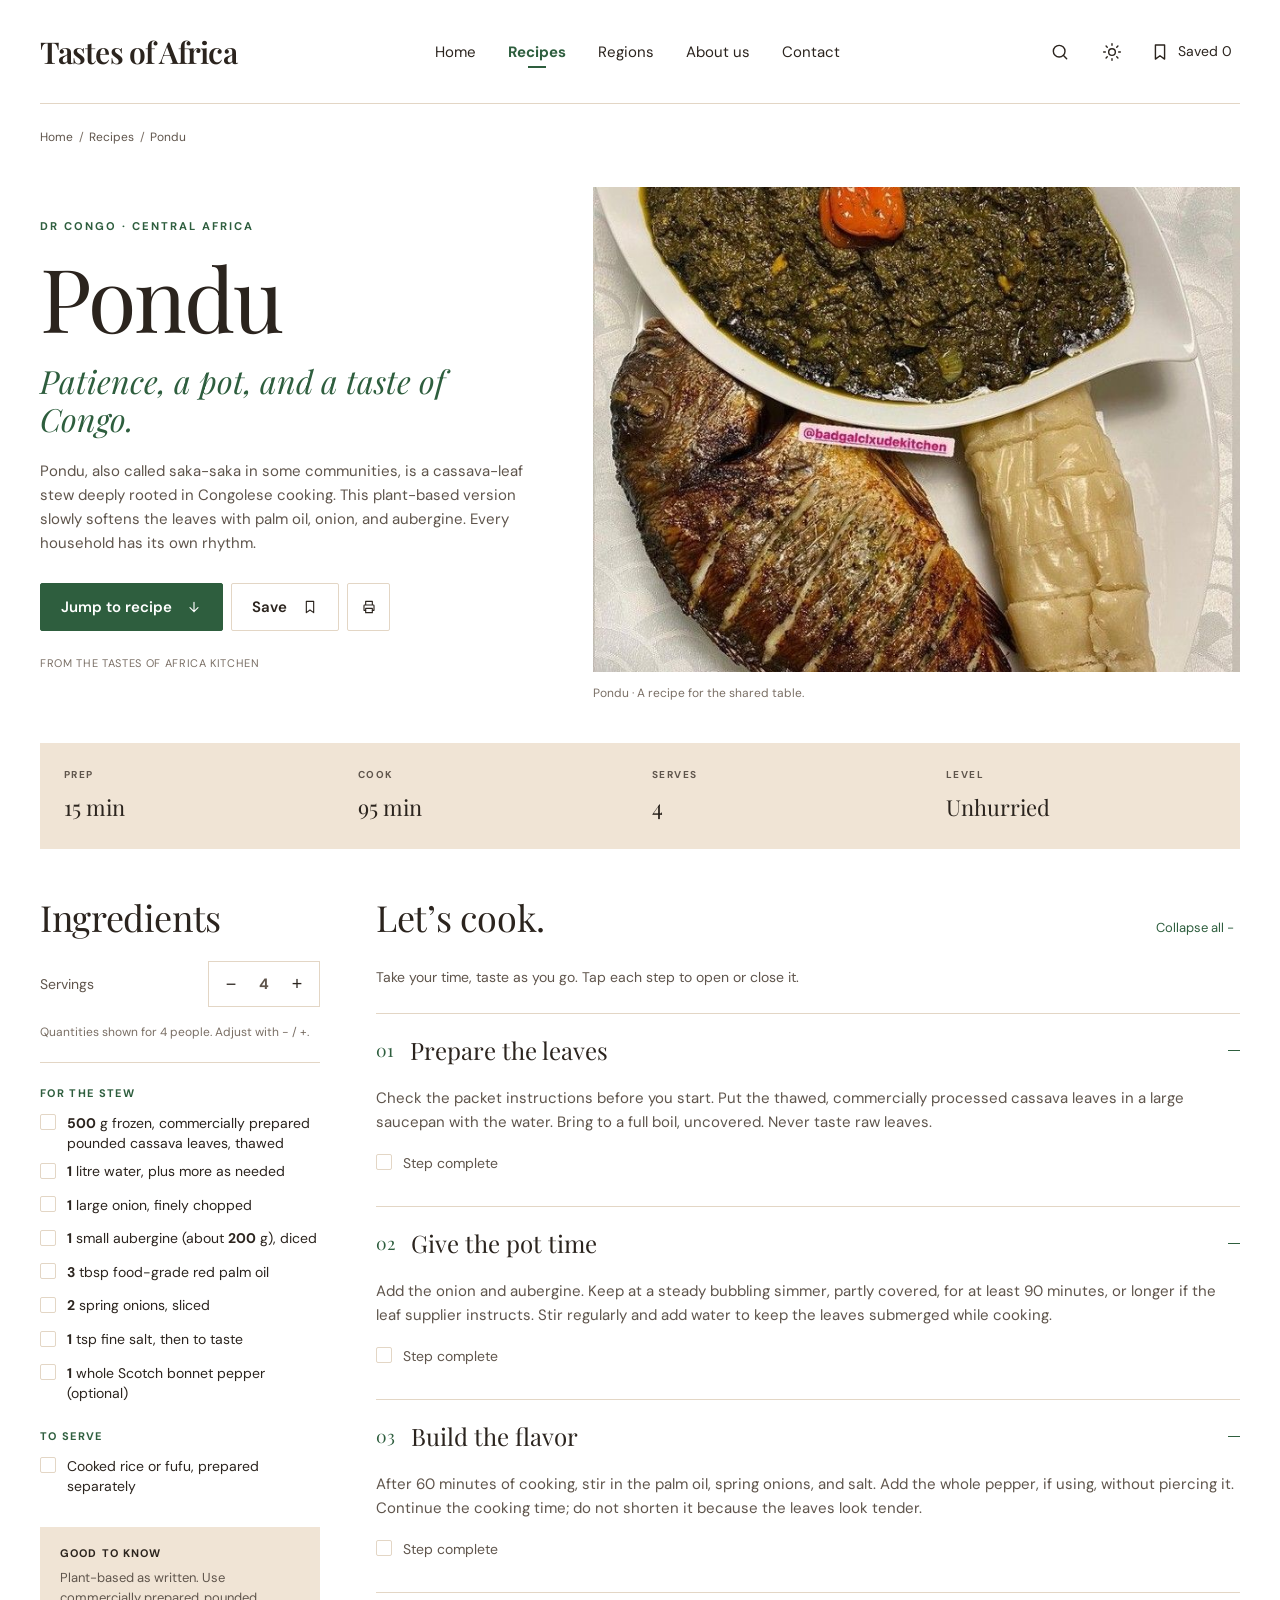
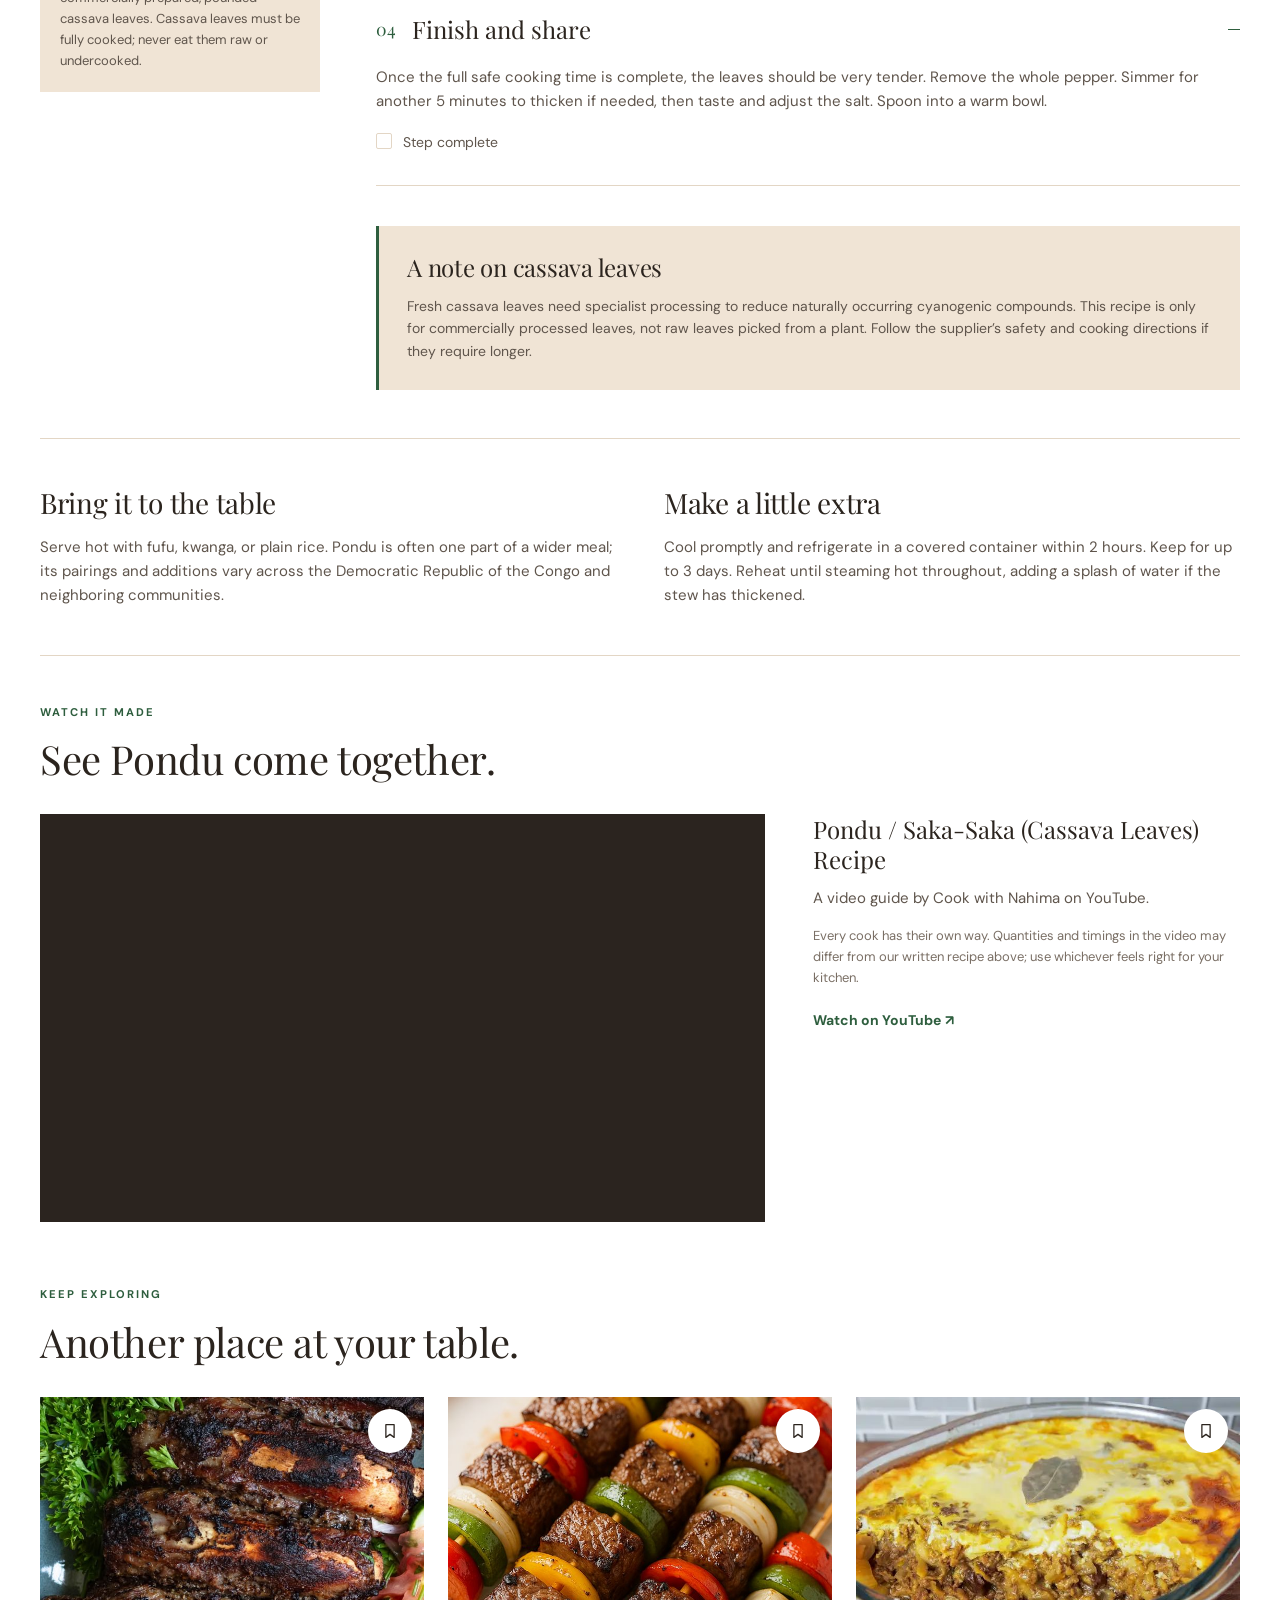
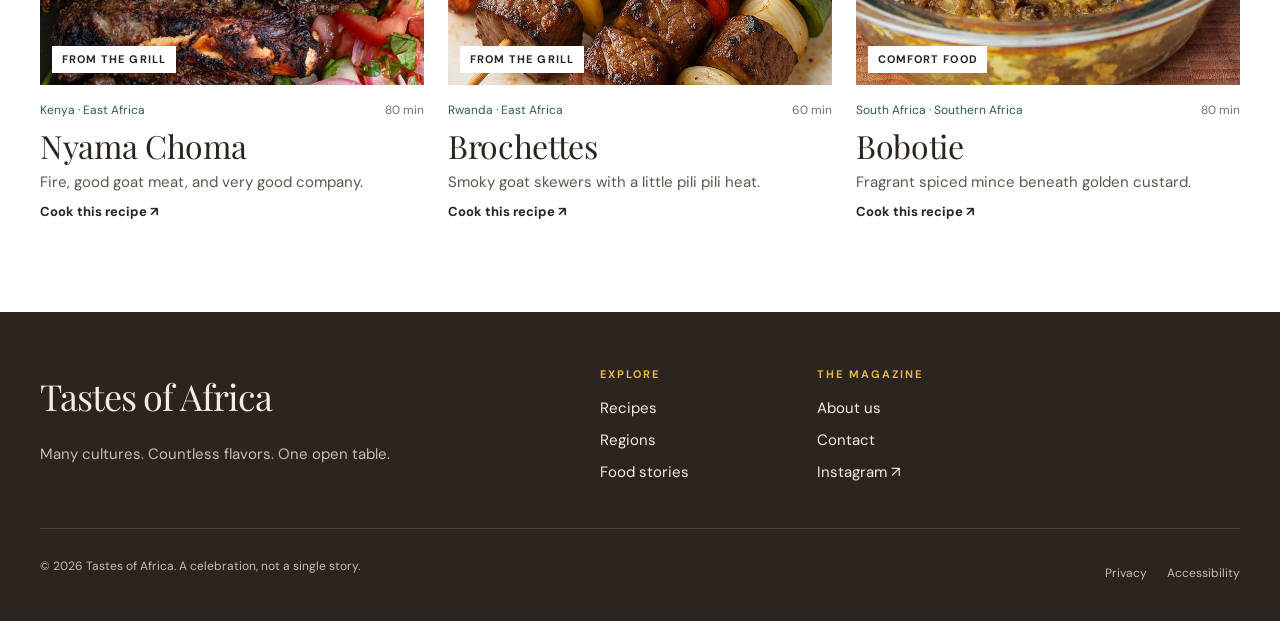
<file: pondu.html>
<!DOCTYPE html>
<html lang="en" data-theme="light">
<head>
  <meta charset="utf-8">
  <meta name="viewport" content="width=device-width, initial-scale=1">
  <title>Pondu recipe · Tastes of Africa</title>
  <meta name="description" content="Pondu from DR Congo: Slow-cooked cassava leaves, deeply comforting. A step-by-step recipe with adjustable servings.">
  <meta name="theme-color" content="#ffffff">
  <link rel="icon" href="images/favicon.svg" type="image/svg+xml">
  <link rel="preconnect" href="https://fonts.googleapis.com">
  <link rel="preconnect" href="https://fonts.gstatic.com" crossorigin>
  <link href="https://fonts.googleapis.com/css2?family=DM+Sans:opsz,wght@9..40,400;9..40,500;9..40,700&family=Playfair+Display:ital,wght@0,400;0,500;0,600;1,400&display=swap" rel="stylesheet">
  <link rel="stylesheet" href="css/style.css">
  <script>
    (function () {
      var t = null;
      try { t = JSON.parse(localStorage.getItem("toa-theme")); } catch (e) {}
      if (t !== "dark" && t !== "light") {
        t = window.matchMedia && window.matchMedia("(prefers-color-scheme: dark)").matches ? "dark" : "light";
      }
      document.documentElement.setAttribute("data-theme", t);
    })();
  </script>
</head>
<body>
  <a class="skip-link" href="#main">Skip to main content</a>
  <header class="site-header">
    <div class="container site-header__inner">
      <a class="logo" href="index.html">Tastes of Africa</a>
      <nav class="primary-nav" aria-label="Main">
        <ul>
          <li><a href="index.html">Home</a></li>
          <li><a href="recipes.html" aria-current="page">Recipes</a></li>
          <li><a href="regions.html">Regions</a></li>
          <li><a href="about.html">About us</a></li>
          <li><a href="contact.html">Contact</a></li>
        </ul>
      </nav>
      <div class="header-tools">
        <button class="icon-btn header-search" type="button" aria-expanded="false" aria-controls="search-drawer" aria-label="Search recipes"><svg viewBox="0 0 24 24" fill="none" stroke="currentColor" stroke-width="1.7" stroke-linecap="round" stroke-linejoin="round" aria-hidden="true" focusable="false"><circle cx="11" cy="11" r="7"/><path d="m20 20-3.5-3.5"/></svg></button>
        <button class="icon-btn theme-toggle" type="button" aria-pressed="false" aria-label="Switch to dark theme"><svg class="icon-sun" viewBox="0 0 24 24" fill="none" stroke="currentColor" stroke-width="1.7" stroke-linecap="round" stroke-linejoin="round" aria-hidden="true" focusable="false"><circle cx="12" cy="12" r="4"/><path d="M12 2v2M12 20v2M4.9 4.9l1.4 1.4M17.7 17.7l1.4 1.4M2 12h2M20 12h2M4.9 19.1l1.4-1.4M17.7 6.3l1.4-1.4"/></svg><svg class="icon-moon" viewBox="0 0 24 24" fill="none" stroke="currentColor" stroke-width="1.7" stroke-linecap="round" stroke-linejoin="round" aria-hidden="true" focusable="false"><path d="M20 14.5A8 8 0 1 1 9.5 4a6.5 6.5 0 0 0 10.5 10.5Z"/></svg></button>
        <a class="icon-btn header-saved" href="recipes.html?saved"><svg viewBox="0 0 24 24" fill="none" stroke="currentColor" stroke-width="1.7" stroke-linecap="round" stroke-linejoin="round" aria-hidden="true" focusable="false"><path d="M6.5 3.5h11v17L12 16.5l-5.5 4Z"/></svg><span>Saved <span class="saved-count">0</span></span></a>
        <button class="icon-btn menu-toggle" type="button" aria-expanded="false" aria-controls="menu-panel" aria-label="Open menu"><svg viewBox="0 0 24 24" fill="none" stroke="currentColor" stroke-width="1.7" stroke-linecap="round" stroke-linejoin="round" aria-hidden="true" focusable="false"><path d="M4 7h16M4 12h16M4 17h16"/></svg></button>
      </div>
    </div>
    <div class="search-drawer" id="search-drawer" hidden>
      <form class="container" action="recipes.html" method="get" role="search">
        <label class="visually-hidden" for="header-q">Search recipes or ingredients</label>
        <input class="input" id="header-q" name="q" type="search" placeholder="Search recipes or ingredients">
        <button class="btn" type="submit">Search <svg viewBox="0 0 24 24" fill="none" stroke="currentColor" stroke-width="1.7" stroke-linecap="round" stroke-linejoin="round" aria-hidden="true" focusable="false"><path d="M5 12h14M13 6l6 6-6 6"/></svg></button>
      </form>
    </div>
    <div class="menu-panel" id="menu-panel" hidden>
      <form action="recipes.html" method="get" role="search" class="search-row mt-0" style="margin-bottom:1rem">
        <div class="search-field">
          <svg viewBox="0 0 24 24" fill="none" stroke="currentColor" stroke-width="1.7" stroke-linecap="round" stroke-linejoin="round" aria-hidden="true" focusable="false"><circle cx="11" cy="11" r="7"/><path d="m20 20-3.5-3.5"/></svg>
          <label class="visually-hidden" for="menu-q">Search recipes or ingredients</label>
          <input class="input" id="menu-q" name="q" type="search" placeholder="Search recipes">
        </div>
      </form>
      <nav aria-label="Mobile">
        <ul>
        <li><a href="index.html">Home</a></li>
        <li><a href="recipes.html" aria-current="page">Recipes</a></li>
        <li><a href="regions.html">Regions</a></li>
        <li><a href="about.html">About us</a></li>
        <li><a href="contact.html">Contact</a></li>
        </ul>
      </nav>
      <a class="btn btn--ghost menu-panel__saved" href="recipes.html?saved"><svg viewBox="0 0 24 24" fill="none" stroke="currentColor" stroke-width="1.7" stroke-linecap="round" stroke-linejoin="round" aria-hidden="true" focusable="false"><path d="M6.5 3.5h11v17L12 16.5l-5.5 4Z"/></svg> Saved recipes (<span class="saved-count">0</span>)</a>
    </div>
  </header>

  <main id="main">
    <nav class="container breadcrumb" aria-label="Breadcrumb">
      <ol>
        <li><a href="index.html">Home</a></li>
        <li><a href="recipes.html">Recipes</a></li>
        <li><a href="pondu.html" aria-current="page">Pondu</a></li>
      </ol>
    </nav>

    <article>
      <header class="container recipe-hero">
        <div>
          <p class="eyebrow">DR Congo · Central Africa</p>
          <h1 class="display">Pondu</h1>
          <p class="tagline">Patience, a pot, and a taste of Congo.</p>
          <p class="recipe-hero__text">Pondu, also called saka-saka in some communities, is a cassava-leaf stew deeply rooted in Congolese cooking. This plant-based version slowly softens the leaves with palm oil, onion, and aubergine. Every household has its own rhythm.</p>
          <div class="recipe-hero__actions">
            <a class="btn" href="#ingredients">Jump to recipe <svg viewBox="0 0 24 24" fill="none" stroke="currentColor" stroke-width="1.7" stroke-linecap="round" stroke-linejoin="round" aria-hidden="true" focusable="false"><path d="M12 5v14M6 13l6 6 6-6"/></svg></a>
            <button class="btn btn--ghost" type="button" data-save="pondu" data-name="Pondu" aria-pressed="false"><span class="save-label">Save</span> <svg viewBox="0 0 24 24" fill="none" stroke="currentColor" stroke-width="1.7" stroke-linecap="round" stroke-linejoin="round" aria-hidden="true" focusable="false"><path d="M6.5 3.5h11v17L12 16.5l-5.5 4Z"/></svg></button>
            <button class="btn btn--ghost btn--icon print-btn" type="button" aria-label="Print this recipe"><svg viewBox="0 0 24 24" fill="none" stroke="currentColor" stroke-width="1.7" stroke-linecap="round" stroke-linejoin="round" aria-hidden="true" focusable="false"><path d="M7 9V3.5h10V9M7 17H4.5V10a1 1 0 0 1 1-1h13a1 1 0 0 1 1 1v7H17"/><path d="M7 14h10v6.5H7z"/></svg></button>
          </div>
          <p class="recipe-hero__from">From the Tastes of Africa kitchen</p>
        </div>
        <figure>
          <img src="images/pondu.jpg" alt="A white dish of dark green pondu topped with a red pepper, served with a whole grilled fish and a portion of kwanga." width="712" height="512">
          <figcaption class="caption">Pondu · A recipe for the shared table.</figcaption>
        </figure>
      </header>

      <div class="container">
        <dl class="facts" style="--fact-count: 4; margin: 0;">
          <div><dt class="facts__label">Prep</dt><dd class="facts__value">15 min</dd></div>
          <div><dt class="facts__label">Cook</dt><dd class="facts__value">95 min</dd></div>
          <div><dt class="facts__label">Serves</dt><dd class="facts__value" id="serves-fact">4</dd></div>
          <div><dt class="facts__label">Level</dt><dd class="facts__value">Unhurried</dd></div>
        </dl>
      </div>

      <div class="container recipe-body">
        <section class="ingredients" id="ingredients" aria-labelledby="ingredients-title">
          <h2 id="ingredients-title">Ingredients</h2>
          <div class="servings">
            <span id="servings-label">Servings</span>
            <div class="stepper" data-base="4" role="group" aria-labelledby="servings-label">
              <button type="button" data-step="-1" aria-label="Fewer servings">−</button>
              <output aria-live="polite" aria-label="Number of servings">4</output>
              <button type="button" data-step="1" aria-label="More servings">+</button>
            </div>
          </div>
          <p class="servings-note" id="servings-note">Quantities shown for 4 people. Adjust with − / +.</p>

          <div class="ing-group" role="group" aria-labelledby="ing-g0">
            <h3 class="ing-group__title" id="ing-g0">For the stew</h3>
            <ul class="ing-list">
              <li><label class="check"><input type="checkbox"><span><span class="qty" data-base="500" data-mode="whole">500</span> g frozen, commercially prepared pounded cassava leaves, thawed</span></label></li>
              <li><label class="check"><input type="checkbox"><span><span class="qty" data-base="1" data-mode="decimal">1</span> <span class="pl" data-one="litre" data-many="litres">litre</span> water, plus more as needed</span></label></li>
              <li><label class="check"><input type="checkbox"><span><span class="qty" data-base="1">1</span> large <span class="pl" data-one="onion" data-many="onions">onion</span>, finely chopped</span></label></li>
              <li><label class="check"><input type="checkbox"><span><span class="qty" data-base="1">1</span> small <span class="pl" data-one="aubergine" data-many="aubergines">aubergine</span> (about <span class="qty" data-base="200" data-mode="whole">200</span> g), diced</span></label></li>
              <li><label class="check"><input type="checkbox"><span><span class="qty" data-base="3">3</span> tbsp food-grade red palm oil</span></label></li>
              <li><label class="check"><input type="checkbox"><span><span class="qty" data-base="2">2</span> spring onions, sliced</span></label></li>
              <li><label class="check"><input type="checkbox"><span><span class="qty" data-base="1">1</span> tsp fine salt, then to taste</span></label></li>
              <li><label class="check"><input type="checkbox"><span><span class="qty" data-base="1">1</span> whole Scotch bonnet <span class="pl" data-one="pepper" data-many="peppers">pepper</span> (optional)</span></label></li>
            </ul>
          </div>
          <div class="ing-group" role="group" aria-labelledby="ing-g1">
            <h3 class="ing-group__title" id="ing-g1">To serve</h3>
            <ul class="ing-list">
              <li><label class="check"><input type="checkbox"><span>Cooked rice or fufu, prepared separately</span></label></li>
            </ul>
          </div>
          <aside class="good-to-know" aria-labelledby="gtk-title">
            <h3 id="gtk-title">Good to know</h3>
            <p>Plant-based as written. Use commercially prepared, pounded cassava leaves. Cassava leaves must be fully cooked; never eat them raw or undercooked.</p>
          </aside>
        </section>

        <section class="method" aria-labelledby="method-title">
          <div class="method__head">
            <h2 id="method-title">Let’s cook.</h2>
            <button class="toggle-all" type="button">Collapse all −</button>
          </div>
          <p class="method__intro">Take your time, taste as you go. Tap each step to open or close it.</p>
          <ol class="steps">
            <li class="step">
              <h3 class="step__heading">
                <button class="step__toggle" type="button" aria-expanded="true" aria-controls="step-1" id="step-1-label">
                  <span class="step__num">01</span>
                  <span class="step__title">Prepare the leaves</span>
                  <span class="step__icon" aria-hidden="true"></span>
                </button>
              </h3>
              <div class="step__panel" id="step-1" role="region" aria-labelledby="step-1-label">
                <p>Check the packet instructions before you start. Put the thawed, commercially processed cassava leaves in a large saucepan with the water. Bring to a full boil, uncovered. Never taste raw leaves.</p>
                <label class="check step__done"><input type="checkbox"><span>Step complete</span></label>
              </div>
            </li>
            <li class="step">
              <h3 class="step__heading">
                <button class="step__toggle" type="button" aria-expanded="true" aria-controls="step-2" id="step-2-label">
                  <span class="step__num">02</span>
                  <span class="step__title">Give the pot time</span>
                  <span class="step__icon" aria-hidden="true"></span>
                </button>
              </h3>
              <div class="step__panel" id="step-2" role="region" aria-labelledby="step-2-label">
                <p>Add the onion and aubergine. Keep at a steady bubbling simmer, partly covered, for at least 90 minutes, or longer if the leaf supplier instructs. Stir regularly and add water to keep the leaves submerged while cooking.</p>
                <label class="check step__done"><input type="checkbox"><span>Step complete</span></label>
              </div>
            </li>
            <li class="step">
              <h3 class="step__heading">
                <button class="step__toggle" type="button" aria-expanded="true" aria-controls="step-3" id="step-3-label">
                  <span class="step__num">03</span>
                  <span class="step__title">Build the flavor</span>
                  <span class="step__icon" aria-hidden="true"></span>
                </button>
              </h3>
              <div class="step__panel" id="step-3" role="region" aria-labelledby="step-3-label">
                <p>After 60 minutes of cooking, stir in the palm oil, spring onions, and salt. Add the whole pepper, if using, without piercing it. Continue the cooking time; do not shorten it because the leaves look tender.</p>
                <label class="check step__done"><input type="checkbox"><span>Step complete</span></label>
              </div>
            </li>
            <li class="step">
              <h3 class="step__heading">
                <button class="step__toggle" type="button" aria-expanded="true" aria-controls="step-4" id="step-4-label">
                  <span class="step__num">04</span>
                  <span class="step__title">Finish and share</span>
                  <span class="step__icon" aria-hidden="true"></span>
                </button>
              </h3>
              <div class="step__panel" id="step-4" role="region" aria-labelledby="step-4-label">
                <p>Once the full safe cooking time is complete, the leaves should be very tender. Remove the whole pepper. Simmer for another 5 minutes to thicken if needed, then taste and adjust the salt. Spoon into a warm bowl.</p>
                <label class="check step__done"><input type="checkbox"><span>Step complete</span></label>
              </div>
            </li>
          </ol>
          <aside class="callout" aria-labelledby="callout-title">
            <h3 id="callout-title">A note on cassava leaves</h3>
            <p>Fresh cassava leaves need specialist processing to reduce naturally occurring cyanogenic compounds. This recipe is only for commercially processed leaves, not raw leaves picked from a plant. Follow the supplier’s safety and cooking directions if they require longer.</p>
          </aside>
        </section>
      </div>

      <div class="container serve-tips">
        <section aria-labelledby="serve-title">
          <h2 id="serve-title">Bring it to the table</h2>
          <p>Serve hot with fufu, kwanga, or plain rice. Pondu is often one part of a wider meal; its pairings and additions vary across the Democratic Republic of the Congo and neighboring communities.</p>
        </section>
        <section aria-labelledby="extra-title">
          <h2 id="extra-title">Make a little extra</h2>
          <p>Cool promptly and refrigerate in a covered container within 2 hours. Keep for up to 3 days. Reheat until steaming hot throughout, adding a splash of water if the stew has thickened.</p>
        </section>
      </div>
    </article>


    <section class="container video-section" aria-labelledby="video-title">
      <p class="eyebrow">Watch it made</p>
      <div class="section-head">
        <h2 class="h2" id="video-title">See Pondu come together.</h2>
      </div>
      <div class="video">
        <div class="video__frame">
          <iframe src="https://www.youtube-nocookie.com/embed/CJSs3Op2iu0?rel=0" title="Pondu / Saka-Saka (Cassava Leaves) Recipe by Cook with Nahima (YouTube video)" loading="lazy" allow="accelerometer; clipboard-write; encrypted-media; gyroscope; picture-in-picture; web-share" referrerpolicy="strict-origin-when-cross-origin" allowfullscreen></iframe>
        </div>
        <div class="video__info">
          <p class="video__title">Pondu / Saka-Saka (Cassava Leaves) Recipe</p>
          <p class="video__channel">A video guide by Cook with Nahima on YouTube.</p>
          <p class="video__note">Every cook has their own way. Quantities and timings in the video may differ from our written recipe above; use whichever feels right for your kitchen.</p>
          <a class="text-link" href="https://www.youtube.com/watch?v=CJSs3Op2iu0" target="_blank" rel="noopener noreferrer">Watch on YouTube <span class="arrow" aria-hidden="true">↗</span><span class="visually-hidden"> (opens in a new tab)</span></a>
        </div>
      </div>
    </section>

    <section class="container section mt-0 keep-exploring" style="padding-top:1rem" aria-labelledby="more-title">
      <p class="eyebrow">Keep exploring</p>
      <h2 class="h2" id="more-title" style="margin-bottom:2rem">Another place at your table.</h2>
      <div class="grid-3">
          <article class="card" data-slug="nyama-choma" data-name="Nyama Choma" data-region="east" data-diet="meat gluten-free dairy-free" data-time="80" data-order="2" data-keywords="kenya east africa from the grill fire, good goat meat, and very good company.  kg goat leg or ribs, cut into thick pieces  tbsp neutral oil  tbsp lemon juice  tsp fine salt  tsp freshly ground black pepper  medium tomato tomatoes, diced  red onion onions, finely sliced  small green chili chilies, finely chopped  tbsp chopped fresh coriander  tbsp lemon juice  tsp fine salt ugali, prepared separately">
            <div class="card__media">
              <img src="images/nyama-choma.jpg" alt="Charred grilled ribs on a blue plate with fresh parsley, a bowl of greens, and a tomato, cucumber and red onion salad." width="712" height="512" loading="lazy">
              <span class="card__badge">From the grill</span>
            </div>
            <button class="save-btn" type="button" data-save="nyama-choma" data-name="Nyama Choma" aria-pressed="false" aria-label="Save Nyama Choma to your recipes"><svg viewBox="0 0 24 24" fill="none" stroke="currentColor" stroke-width="1.7" stroke-linecap="round" stroke-linejoin="round" aria-hidden="true" focusable="false"><path d="M6.5 3.5h11v17L12 16.5l-5.5 4Z"/></svg></button>
            <p class="card__meta"><span class="card__origin">Kenya · East Africa</span><span class="card__time"><span class="visually-hidden">Total time </span>80 min</span></p>
            <h3 class="card__title"><a href="nyama-choma.html">Nyama Choma</a></h3>
            <p class="card__text">Fire, good goat meat, and very good company.</p>
            <span class="card__cta" aria-hidden="true">Cook this recipe <span class="arrow" aria-hidden="true">↗</span></span>
          </article>
          <article class="card" data-slug="brochettes" data-name="Brochettes" data-region="east" data-diet="meat dairy-free" data-time="60" data-order="3" data-keywords="rwanda east africa from the grill smoky goat skewers with a little pili pili heat.  g boneless goat leg, in 2.5 cm cubes  medium onion onions, cut into thick segments  tbsp neutral oil  tbsp tomato purée  garlic clove cloves, crushed  tbsp lemon juice  tbsp water  tsp fine salt  tsp ground black pepper  tbsp pili pili sauce, or to taste  green cooking banana bananas, peeled and grilled separately">
            <div class="card__media">
              <img src="images/brochettes.jpg" alt="Skewers of seared meat cubes threaded with red, yellow and green peppers and onion on a white plate." width="712" height="512" loading="lazy">
              <span class="card__badge">From the grill</span>
            </div>
            <button class="save-btn" type="button" data-save="brochettes" data-name="Brochettes" aria-pressed="false" aria-label="Save Brochettes to your recipes"><svg viewBox="0 0 24 24" fill="none" stroke="currentColor" stroke-width="1.7" stroke-linecap="round" stroke-linejoin="round" aria-hidden="true" focusable="false"><path d="M6.5 3.5h11v17L12 16.5l-5.5 4Z"/></svg></button>
            <p class="card__meta"><span class="card__origin">Rwanda · East Africa</span><span class="card__time"><span class="visually-hidden">Total time </span>60 min</span></p>
            <h3 class="card__title"><a href="brochettes.html">Brochettes</a></h3>
            <p class="card__text">Smoky goat skewers with a little pili pili heat.</p>
            <span class="card__cta" aria-hidden="true">Cook this recipe <span class="arrow" aria-hidden="true">↗</span></span>
          </article>
          <article class="card" data-slug="bobotie" data-name="Bobotie" data-region="southern" data-diet="meat" data-time="80" data-order="4" data-keywords="south africa southern africa comfort food fragrant spiced mince beneath golden custard.  g beef mince  thick slice slices white bread (about  g)  ml whole milk, divided  tbsp neutral oil  large onion onions, finely chopped  garlic clove cloves, crushed  tbsp mild curry powder  tsp ground turmeric  tbsp fruit chutney  tbsp raisins  tbsp lemon juice  tsp fine salt  tsp ground black pepper  large egg eggs the reserved milk from above  bay leaf leaves yellow rice and chutney, prepared separately">
            <div class="card__media">
              <img src="images/bobotie.jpg" alt="A glass dish of bobotie with a golden, bubbling egg custard top and a bay leaf, the spiced mince showing beneath." width="712" height="512" loading="lazy">
              <span class="card__badge">Comfort food</span>
            </div>
            <button class="save-btn" type="button" data-save="bobotie" data-name="Bobotie" aria-pressed="false" aria-label="Save Bobotie to your recipes"><svg viewBox="0 0 24 24" fill="none" stroke="currentColor" stroke-width="1.7" stroke-linecap="round" stroke-linejoin="round" aria-hidden="true" focusable="false"><path d="M6.5 3.5h11v17L12 16.5l-5.5 4Z"/></svg></button>
            <p class="card__meta"><span class="card__origin">South Africa · Southern Africa</span><span class="card__time"><span class="visually-hidden">Total time </span>80 min</span></p>
            <h3 class="card__title"><a href="bobotie.html">Bobotie</a></h3>
            <p class="card__text">Fragrant spiced mince beneath golden custard.</p>
            <span class="card__cta" aria-hidden="true">Cook this recipe <span class="arrow" aria-hidden="true">↗</span></span>
          </article>
      </div>
    </section>
  </main>

  <footer class="site-footer">
    <div class="container">
      <div class="site-footer__top">
        <div>
          <a class="logo" href="index.html">Tastes of Africa</a>
          <p class="site-footer__tag">Many cultures. Countless flavors. One open table.</p>
        </div>
        <div class="footer-cols">
          <nav class="footer-col" aria-labelledby="f-explore">
            <h2 id="f-explore">Explore</h2>
            <ul>
              <li><a href="recipes.html">Recipes</a></li>
              <li><a href="regions.html">Regions</a></li>
              <li><a href="index.html#stories">Food stories</a></li>
            </ul>
          </nav>
          <nav class="footer-col" aria-labelledby="f-magazine">
            <h2 id="f-magazine">The magazine</h2>
            <ul>
              <li><a href="about.html">About us</a></li>
              <li><a href="contact.html">Contact</a></li>
              <li><a href="https://www.instagram.com/" target="_blank" rel="noopener noreferrer">Instagram&nbsp;<span class="arrow" aria-hidden="true">↗</span><span class="visually-hidden"> (opens in a new tab)</span></a></li>
            </ul>
          </nav>
        </div>
      </div>
      <div class="site-footer__bottom">
        <p>© <span class="year">2026</span> Tastes of Africa. A celebration, not a single story.</p>
        <ul>
          <li><a href="privacy.html">Privacy</a></li>
          <li><a href="accessibility.html">Accessibility</a></li>
        </ul>
      </div>
    </div>
  </footer>

  <div class="toast" id="toast" role="status" aria-live="polite" hidden>
    <span class="toast__msg"></span>
    <button class="toast__undo" type="button">Undo</button>
  </div>
  <div class="visually-hidden" id="announcer" aria-live="polite"></div>
  <script src="js/main.js" defer></script>
  <script src="js/recipe.js" defer></script>
</body>
</html>
</file>
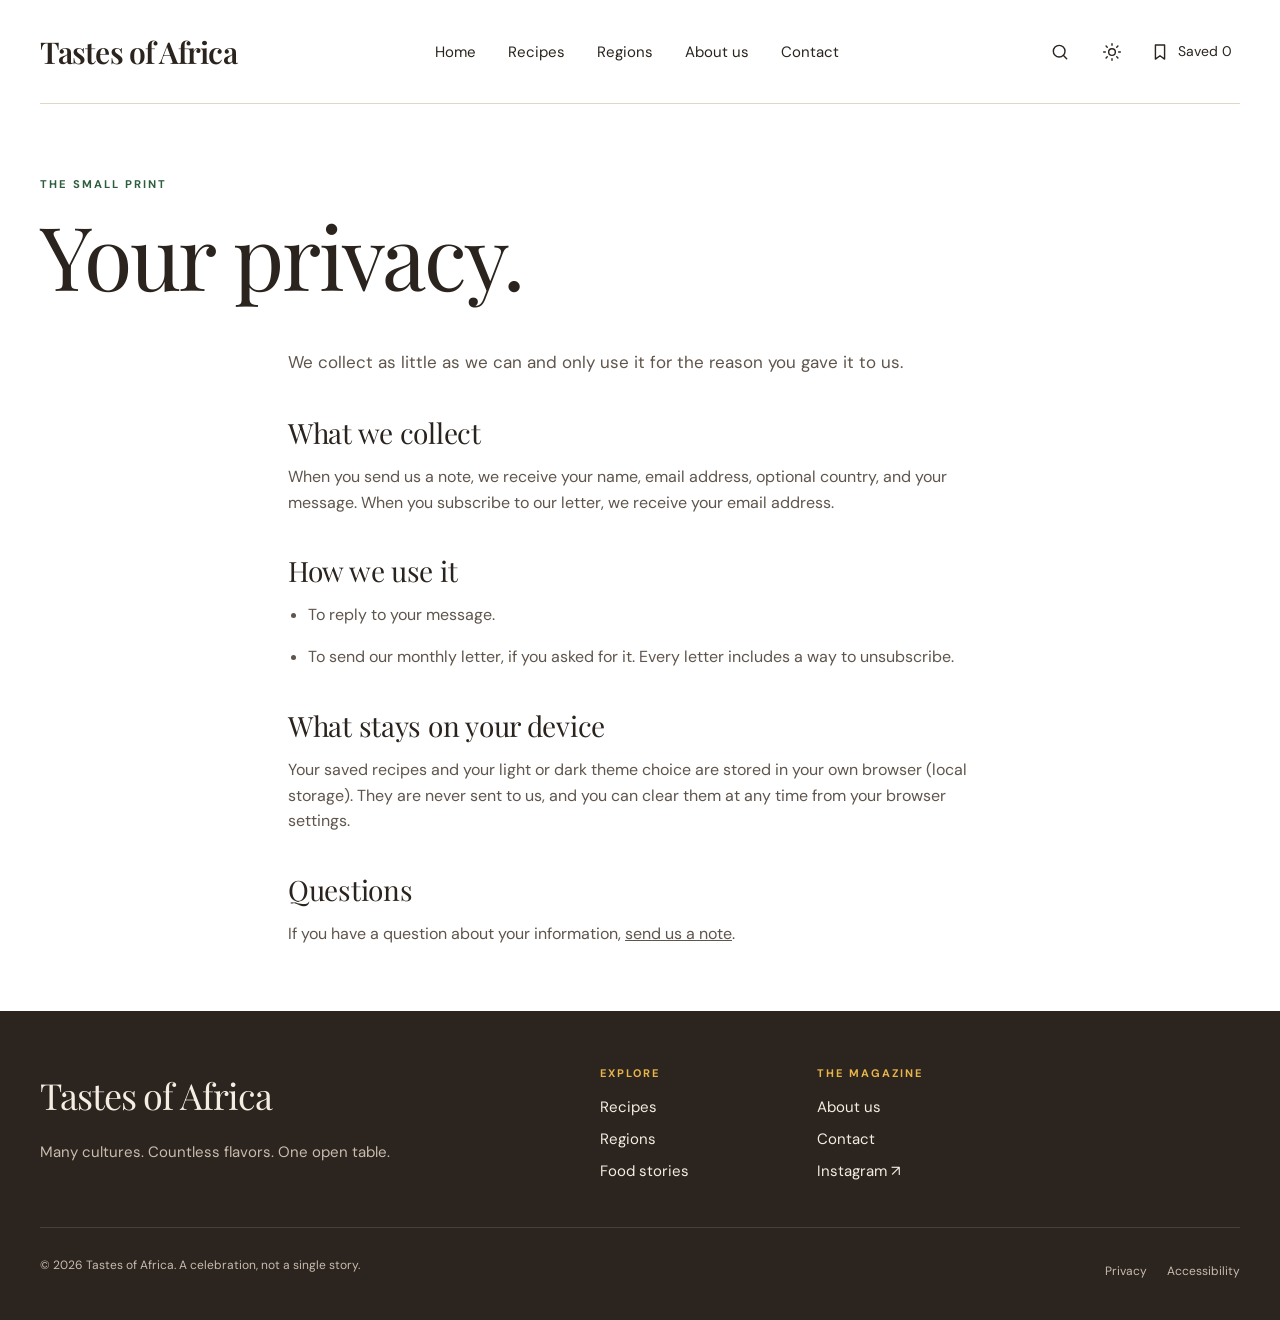
<file: privacy.html>
<!DOCTYPE html>
<html lang="en" data-theme="light">
<head>
  <meta charset="utf-8">
  <meta name="viewport" content="width=device-width, initial-scale=1">
  <title>Privacy · Tastes of Africa</title>
  <meta name="description" content="How Tastes of Africa handles your information.">
  <meta name="theme-color" content="#ffffff">
  <link rel="icon" href="images/favicon.svg" type="image/svg+xml">
  <link rel="preconnect" href="https://fonts.googleapis.com">
  <link rel="preconnect" href="https://fonts.gstatic.com" crossorigin>
  <link href="https://fonts.googleapis.com/css2?family=DM+Sans:opsz,wght@9..40,400;9..40,500;9..40,700&family=Playfair+Display:ital,wght@0,400;0,500;0,600;1,400&display=swap" rel="stylesheet">
  <link rel="stylesheet" href="css/style.css">
  <script>
    (function () {
      var t = null;
      try { t = JSON.parse(localStorage.getItem("toa-theme")); } catch (e) {}
      if (t !== "dark" && t !== "light") {
        t = window.matchMedia && window.matchMedia("(prefers-color-scheme: dark)").matches ? "dark" : "light";
      }
      document.documentElement.setAttribute("data-theme", t);
    })();
  </script>
</head>
<body>
  <a class="skip-link" href="#main">Skip to main content</a>
  <header class="site-header">
    <div class="container site-header__inner">
      <a class="logo" href="index.html">Tastes of Africa</a>
      <nav class="primary-nav" aria-label="Main">
        <ul>
          <li><a href="index.html">Home</a></li>
          <li><a href="recipes.html">Recipes</a></li>
          <li><a href="regions.html">Regions</a></li>
          <li><a href="about.html">About us</a></li>
          <li><a href="contact.html">Contact</a></li>
        </ul>
      </nav>
      <div class="header-tools">
        <button class="icon-btn header-search" type="button" aria-expanded="false" aria-controls="search-drawer" aria-label="Search recipes"><svg viewBox="0 0 24 24" fill="none" stroke="currentColor" stroke-width="1.7" stroke-linecap="round" stroke-linejoin="round" aria-hidden="true" focusable="false"><circle cx="11" cy="11" r="7"/><path d="m20 20-3.5-3.5"/></svg></button>
        <button class="icon-btn theme-toggle" type="button" aria-pressed="false" aria-label="Switch to dark theme"><svg class="icon-sun" viewBox="0 0 24 24" fill="none" stroke="currentColor" stroke-width="1.7" stroke-linecap="round" stroke-linejoin="round" aria-hidden="true" focusable="false"><circle cx="12" cy="12" r="4"/><path d="M12 2v2M12 20v2M4.9 4.9l1.4 1.4M17.7 17.7l1.4 1.4M2 12h2M20 12h2M4.9 19.1l1.4-1.4M17.7 6.3l1.4-1.4"/></svg><svg class="icon-moon" viewBox="0 0 24 24" fill="none" stroke="currentColor" stroke-width="1.7" stroke-linecap="round" stroke-linejoin="round" aria-hidden="true" focusable="false"><path d="M20 14.5A8 8 0 1 1 9.5 4a6.5 6.5 0 0 0 10.5 10.5Z"/></svg></button>
        <a class="icon-btn header-saved" href="recipes.html?saved"><svg viewBox="0 0 24 24" fill="none" stroke="currentColor" stroke-width="1.7" stroke-linecap="round" stroke-linejoin="round" aria-hidden="true" focusable="false"><path d="M6.5 3.5h11v17L12 16.5l-5.5 4Z"/></svg><span>Saved <span class="saved-count">0</span></span></a>
        <button class="icon-btn menu-toggle" type="button" aria-expanded="false" aria-controls="menu-panel" aria-label="Open menu"><svg viewBox="0 0 24 24" fill="none" stroke="currentColor" stroke-width="1.7" stroke-linecap="round" stroke-linejoin="round" aria-hidden="true" focusable="false"><path d="M4 7h16M4 12h16M4 17h16"/></svg></button>
      </div>
    </div>
    <div class="search-drawer" id="search-drawer" hidden>
      <form class="container" action="recipes.html" method="get" role="search">
        <label class="visually-hidden" for="header-q">Search recipes or ingredients</label>
        <input class="input" id="header-q" name="q" type="search" placeholder="Search recipes or ingredients">
        <button class="btn" type="submit">Search <svg viewBox="0 0 24 24" fill="none" stroke="currentColor" stroke-width="1.7" stroke-linecap="round" stroke-linejoin="round" aria-hidden="true" focusable="false"><path d="M5 12h14M13 6l6 6-6 6"/></svg></button>
      </form>
    </div>
    <div class="menu-panel" id="menu-panel" hidden>
      <form action="recipes.html" method="get" role="search" class="search-row mt-0" style="margin-bottom:1rem">
        <div class="search-field">
          <svg viewBox="0 0 24 24" fill="none" stroke="currentColor" stroke-width="1.7" stroke-linecap="round" stroke-linejoin="round" aria-hidden="true" focusable="false"><circle cx="11" cy="11" r="7"/><path d="m20 20-3.5-3.5"/></svg>
          <label class="visually-hidden" for="menu-q">Search recipes or ingredients</label>
          <input class="input" id="menu-q" name="q" type="search" placeholder="Search recipes">
        </div>
      </form>
      <nav aria-label="Mobile">
        <ul>
        <li><a href="index.html">Home</a></li>
        <li><a href="recipes.html">Recipes</a></li>
        <li><a href="regions.html">Regions</a></li>
        <li><a href="about.html">About us</a></li>
        <li><a href="contact.html">Contact</a></li>
        </ul>
      </nav>
      <a class="btn btn--ghost menu-panel__saved" href="recipes.html?saved"><svg viewBox="0 0 24 24" fill="none" stroke="currentColor" stroke-width="1.7" stroke-linecap="round" stroke-linejoin="round" aria-hidden="true" focusable="false"><path d="M6.5 3.5h11v17L12 16.5l-5.5 4Z"/></svg> Saved recipes (<span class="saved-count">0</span>)</a>
    </div>
  </header>

  <main id="main">
    <section class="container page-intro" aria-labelledby="page-title">
      <p class="eyebrow">The small print</p>
      <h1 class="display" id="page-title">Your privacy.</h1>
    </section>
    <div class="container prose">
      <p class="lede">We collect as little as we can and only use it for the reason you gave it to us.</p>
      <h2>What we collect</h2>
      <p>When you send us a note, we receive your name, email address, optional country, and your message. When you subscribe to our letter, we receive your email address.</p>
      <h2>How we use it</h2>
      <ul>
        <li>To reply to your message.</li>
        <li>To send our monthly letter, if you asked for it. Every letter includes a way to unsubscribe.</li>
      </ul>
      <h2>What stays on your device</h2>
      <p>Your saved recipes and your light or dark theme choice are stored in your own browser (local storage). They are never sent to us, and you can clear them at any time from your browser settings.</p>
      <h2>Questions</h2>
      <p>If you have a question about your information, <a href="contact.html">send us a note</a>.</p>
    </div>
  </main>

  <footer class="site-footer">
    <div class="container">
      <div class="site-footer__top">
        <div>
          <a class="logo" href="index.html">Tastes of Africa</a>
          <p class="site-footer__tag">Many cultures. Countless flavors. One open table.</p>
        </div>
        <div class="footer-cols">
          <nav class="footer-col" aria-labelledby="f-explore">
            <h2 id="f-explore">Explore</h2>
            <ul>
              <li><a href="recipes.html">Recipes</a></li>
              <li><a href="regions.html">Regions</a></li>
              <li><a href="index.html#stories">Food stories</a></li>
            </ul>
          </nav>
          <nav class="footer-col" aria-labelledby="f-magazine">
            <h2 id="f-magazine">The magazine</h2>
            <ul>
              <li><a href="about.html">About us</a></li>
              <li><a href="contact.html">Contact</a></li>
              <li><a href="https://www.instagram.com/" target="_blank" rel="noopener noreferrer">Instagram&nbsp;<span class="arrow" aria-hidden="true">↗</span><span class="visually-hidden"> (opens in a new tab)</span></a></li>
            </ul>
          </nav>
        </div>
      </div>
      <div class="site-footer__bottom">
        <p>© <span class="year">2026</span> Tastes of Africa. A celebration, not a single story.</p>
        <ul>
          <li><a href="privacy.html">Privacy</a></li>
          <li><a href="accessibility.html">Accessibility</a></li>
        </ul>
      </div>
    </div>
  </footer>

  <div class="toast" id="toast" role="status" aria-live="polite" hidden>
    <span class="toast__msg"></span>
    <button class="toast__undo" type="button">Undo</button>
  </div>
  <div class="visually-hidden" id="announcer" aria-live="polite"></div>
  <script src="js/main.js" defer></script>
</body>
</html>
</file>
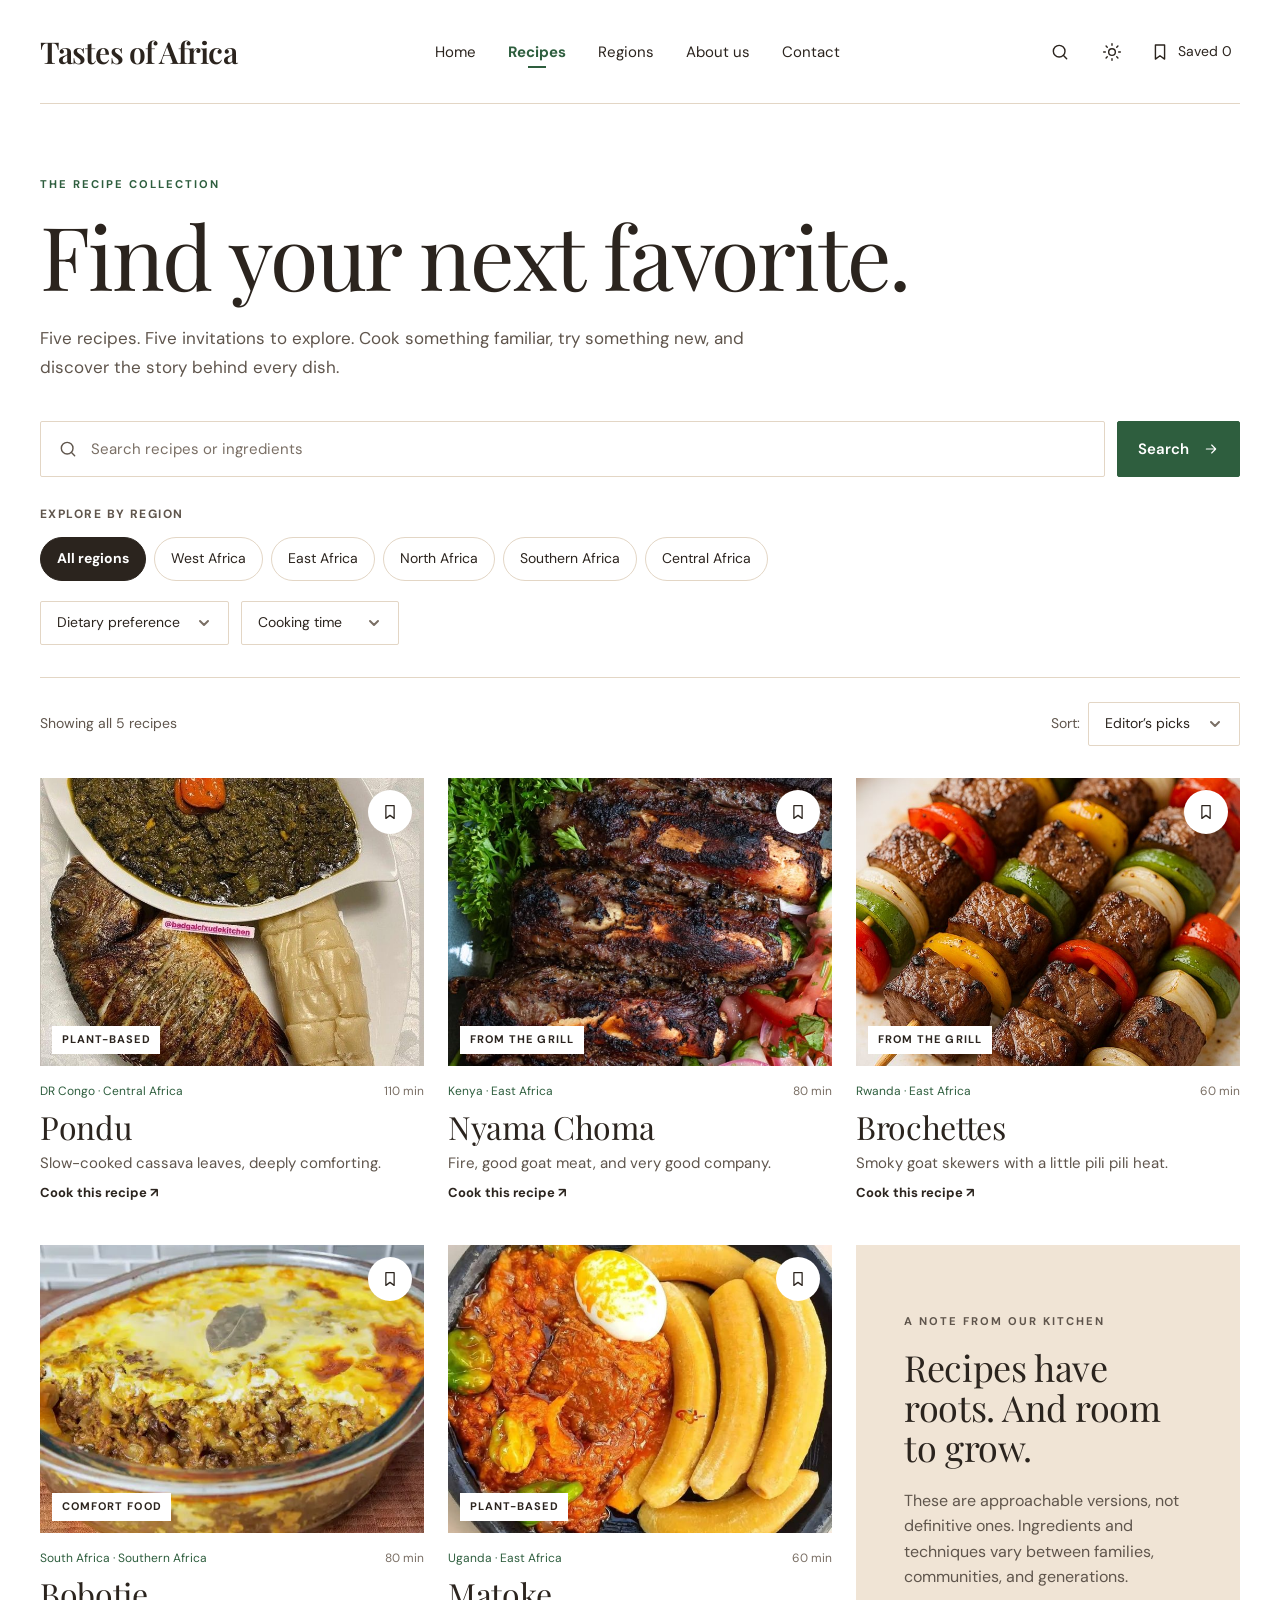
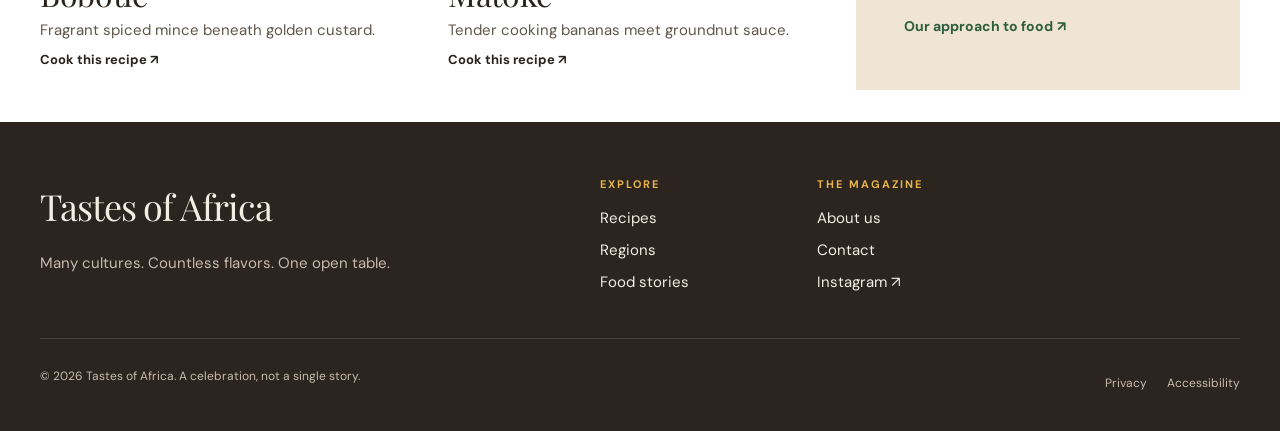
<file: recipes.html>
<!DOCTYPE html>
<html lang="en" data-theme="light">
<head>
  <meta charset="utf-8">
  <meta name="viewport" content="width=device-width, initial-scale=1">
  <title>Recipes · Tastes of Africa</title>
  <meta name="description" content="Search and filter recipes from across Africa by region, dietary preference and cooking time.">
  <meta name="theme-color" content="#ffffff">
  <link rel="icon" href="images/favicon.svg" type="image/svg+xml">
  <link rel="preconnect" href="https://fonts.googleapis.com">
  <link rel="preconnect" href="https://fonts.gstatic.com" crossorigin>
  <link href="https://fonts.googleapis.com/css2?family=DM+Sans:opsz,wght@9..40,400;9..40,500;9..40,700&family=Playfair+Display:ital,wght@0,400;0,500;0,600;1,400&display=swap" rel="stylesheet">
  <link rel="stylesheet" href="css/style.css">
  <script>
    (function () {
      var t = null;
      try { t = JSON.parse(localStorage.getItem("toa-theme")); } catch (e) {}
      if (t !== "dark" && t !== "light") {
        t = window.matchMedia && window.matchMedia("(prefers-color-scheme: dark)").matches ? "dark" : "light";
      }
      document.documentElement.setAttribute("data-theme", t);
    })();
  </script>
</head>
<body>
  <a class="skip-link" href="#main">Skip to main content</a>
  <header class="site-header">
    <div class="container site-header__inner">
      <a class="logo" href="index.html">Tastes of Africa</a>
      <nav class="primary-nav" aria-label="Main">
        <ul>
          <li><a href="index.html">Home</a></li>
          <li><a href="recipes.html" aria-current="page">Recipes</a></li>
          <li><a href="regions.html">Regions</a></li>
          <li><a href="about.html">About us</a></li>
          <li><a href="contact.html">Contact</a></li>
        </ul>
      </nav>
      <div class="header-tools">
        <button class="icon-btn header-search" type="button" aria-expanded="false" aria-controls="search-drawer" aria-label="Search recipes"><svg viewBox="0 0 24 24" fill="none" stroke="currentColor" stroke-width="1.7" stroke-linecap="round" stroke-linejoin="round" aria-hidden="true" focusable="false"><circle cx="11" cy="11" r="7"/><path d="m20 20-3.5-3.5"/></svg></button>
        <button class="icon-btn theme-toggle" type="button" aria-pressed="false" aria-label="Switch to dark theme"><svg class="icon-sun" viewBox="0 0 24 24" fill="none" stroke="currentColor" stroke-width="1.7" stroke-linecap="round" stroke-linejoin="round" aria-hidden="true" focusable="false"><circle cx="12" cy="12" r="4"/><path d="M12 2v2M12 20v2M4.9 4.9l1.4 1.4M17.7 17.7l1.4 1.4M2 12h2M20 12h2M4.9 19.1l1.4-1.4M17.7 6.3l1.4-1.4"/></svg><svg class="icon-moon" viewBox="0 0 24 24" fill="none" stroke="currentColor" stroke-width="1.7" stroke-linecap="round" stroke-linejoin="round" aria-hidden="true" focusable="false"><path d="M20 14.5A8 8 0 1 1 9.5 4a6.5 6.5 0 0 0 10.5 10.5Z"/></svg></button>
        <a class="icon-btn header-saved" href="recipes.html?saved"><svg viewBox="0 0 24 24" fill="none" stroke="currentColor" stroke-width="1.7" stroke-linecap="round" stroke-linejoin="round" aria-hidden="true" focusable="false"><path d="M6.5 3.5h11v17L12 16.5l-5.5 4Z"/></svg><span>Saved <span class="saved-count">0</span></span></a>
        <button class="icon-btn menu-toggle" type="button" aria-expanded="false" aria-controls="menu-panel" aria-label="Open menu"><svg viewBox="0 0 24 24" fill="none" stroke="currentColor" stroke-width="1.7" stroke-linecap="round" stroke-linejoin="round" aria-hidden="true" focusable="false"><path d="M4 7h16M4 12h16M4 17h16"/></svg></button>
      </div>
    </div>
    <div class="search-drawer" id="search-drawer" hidden>
      <form class="container" action="recipes.html" method="get" role="search">
        <label class="visually-hidden" for="header-q">Search recipes or ingredients</label>
        <input class="input" id="header-q" name="q" type="search" placeholder="Search recipes or ingredients">
        <button class="btn" type="submit">Search <svg viewBox="0 0 24 24" fill="none" stroke="currentColor" stroke-width="1.7" stroke-linecap="round" stroke-linejoin="round" aria-hidden="true" focusable="false"><path d="M5 12h14M13 6l6 6-6 6"/></svg></button>
      </form>
    </div>
    <div class="menu-panel" id="menu-panel" hidden>
      <form action="recipes.html" method="get" role="search" class="search-row mt-0" style="margin-bottom:1rem">
        <div class="search-field">
          <svg viewBox="0 0 24 24" fill="none" stroke="currentColor" stroke-width="1.7" stroke-linecap="round" stroke-linejoin="round" aria-hidden="true" focusable="false"><circle cx="11" cy="11" r="7"/><path d="m20 20-3.5-3.5"/></svg>
          <label class="visually-hidden" for="menu-q">Search recipes or ingredients</label>
          <input class="input" id="menu-q" name="q" type="search" placeholder="Search recipes">
        </div>
      </form>
      <nav aria-label="Mobile">
        <ul>
        <li><a href="index.html">Home</a></li>
        <li><a href="recipes.html" aria-current="page">Recipes</a></li>
        <li><a href="regions.html">Regions</a></li>
        <li><a href="about.html">About us</a></li>
        <li><a href="contact.html">Contact</a></li>
        </ul>
      </nav>
      <a class="btn btn--ghost menu-panel__saved" href="recipes.html?saved"><svg viewBox="0 0 24 24" fill="none" stroke="currentColor" stroke-width="1.7" stroke-linecap="round" stroke-linejoin="round" aria-hidden="true" focusable="false"><path d="M6.5 3.5h11v17L12 16.5l-5.5 4Z"/></svg> Saved recipes (<span class="saved-count">0</span>)</a>
    </div>
  </header>

  <main id="main">
    <section class="container page-intro" aria-labelledby="page-title">
      <p class="eyebrow">The recipe collection</p>
      <h1 class="display" id="page-title">Find your next favorite.</h1>
      <p class="lede">Five recipes. Five invitations to explore. Cook something familiar, try something new, and discover the story behind every dish.</p>

      <form class="search-row" id="recipe-search" role="search">
        <div class="search-field">
          <svg viewBox="0 0 24 24" fill="none" stroke="currentColor" stroke-width="1.7" stroke-linecap="round" stroke-linejoin="round" aria-hidden="true" focusable="false"><circle cx="11" cy="11" r="7"/><path d="m20 20-3.5-3.5"/></svg>
          <label class="visually-hidden" for="recipe-query">Search recipes or ingredients</label>
          <input class="input" id="recipe-query" name="q" type="search" placeholder="Search recipes or ingredients" autocomplete="off" aria-controls="recipe-grid">
        </div>
        <button class="btn" type="submit">Search <svg viewBox="0 0 24 24" fill="none" stroke="currentColor" stroke-width="1.7" stroke-linecap="round" stroke-linejoin="round" aria-hidden="true" focusable="false"><path d="M5 12h14M13 6l6 6-6 6"/></svg></button>
      </form>

      <div class="filters">
        <p class="filters__label" id="region-label">Explore by region</p>
        <div class="chip-row" role="group" aria-labelledby="region-label">
          <button class="chip" type="button" data-region-filter="all" aria-pressed="true">All regions</button>
          <button class="chip" type="button" data-region-filter="west" aria-pressed="false">West Africa</button>
          <button class="chip" type="button" data-region-filter="east" aria-pressed="false">East Africa</button>
          <button class="chip" type="button" data-region-filter="north" aria-pressed="false">North Africa</button>
          <button class="chip" type="button" data-region-filter="southern" aria-pressed="false">Southern Africa</button>
          <button class="chip" type="button" data-region-filter="central" aria-pressed="false">Central Africa</button>
        </div>
        <div class="filters__selects">
          <label class="visually-hidden" for="diet">Dietary preference</label>
          <select class="select select--compact" id="diet">
            <option value="">Dietary preference</option>
            <option value="plant-based">Plant-based</option>
            <option value="gluten-free">Gluten-free</option>
            <option value="dairy-free">Dairy-free</option>
            <option value="meat">With meat</option>
          </select>
          <label class="visually-hidden" for="time">Cooking time</label>
          <select class="select select--compact" id="time">
            <option value="">Cooking time</option>
            <option value="60">60 min or less</option>
            <option value="90">Up to 90 min</option>
            <option value="91">Over 90 min</option>
          </select>
        </div>
        <div class="active-filters" id="active-filters" aria-label="Active filters"></div>
      </div>

      <div class="results-bar">
        <p><span id="results-count" role="status" aria-live="polite">Showing all 5 recipes</span> <span id="results-saved" class="card__origin" style="margin-left:.75rem;font-weight:700"></span></p>
        <div class="sort">
          <label for="sort">Sort:</label>
          <select class="select select--compact" id="sort">
            <option value="editor">Editor’s picks</option>
            <option value="time">Shortest time</option>
            <option value="az">A to Z</option>
          </select>
        </div>
      </div>

      <div class="grid-3 recipe-grid" id="recipe-grid">
          <article class="card" data-slug="pondu" data-name="Pondu" data-region="central" data-diet="plant-based gluten-free dairy-free" data-time="110" data-order="1" data-keywords="dr congo central africa plant-based slow-cooked cassava leaves, deeply comforting.  g frozen, commercially prepared pounded cassava leaves, thawed  litre litres water, plus more as needed  large onion onions, finely chopped  small aubergine aubergines (about  g), diced  tbsp food-grade red palm oil  spring onions, sliced  tsp fine salt, then to taste  whole scotch bonnet pepper peppers (optional) cooked rice or fufu, prepared separately">
            <div class="card__media">
              <img src="images/pondu.jpg" alt="A white dish of dark green pondu topped with a red pepper, served with a whole grilled fish and a portion of kwanga." width="712" height="512">
              <span class="card__badge">Plant-based</span>
            </div>
            <button class="save-btn" type="button" data-save="pondu" data-name="Pondu" aria-pressed="false" aria-label="Save Pondu to your recipes"><svg viewBox="0 0 24 24" fill="none" stroke="currentColor" stroke-width="1.7" stroke-linecap="round" stroke-linejoin="round" aria-hidden="true" focusable="false"><path d="M6.5 3.5h11v17L12 16.5l-5.5 4Z"/></svg></button>
            <p class="card__meta"><span class="card__origin">DR Congo · Central Africa</span><span class="card__time"><span class="visually-hidden">Total time </span>110 min</span></p>
            <h2 class="card__title"><a href="pondu.html">Pondu</a></h2>
            <p class="card__text">Slow-cooked cassava leaves, deeply comforting.</p>
            <span class="card__cta" aria-hidden="true">Cook this recipe <span class="arrow" aria-hidden="true">↗</span></span>
          </article>
          <article class="card" data-slug="nyama-choma" data-name="Nyama Choma" data-region="east" data-diet="meat gluten-free dairy-free" data-time="80" data-order="2" data-keywords="kenya east africa from the grill fire, good goat meat, and very good company.  kg goat leg or ribs, cut into thick pieces  tbsp neutral oil  tbsp lemon juice  tsp fine salt  tsp freshly ground black pepper  medium tomato tomatoes, diced  red onion onions, finely sliced  small green chili chilies, finely chopped  tbsp chopped fresh coriander  tbsp lemon juice  tsp fine salt ugali, prepared separately">
            <div class="card__media">
              <img src="images/nyama-choma.jpg" alt="Charred grilled ribs on a blue plate with fresh parsley, a bowl of greens, and a tomato, cucumber and red onion salad." width="712" height="512">
              <span class="card__badge">From the grill</span>
            </div>
            <button class="save-btn" type="button" data-save="nyama-choma" data-name="Nyama Choma" aria-pressed="false" aria-label="Save Nyama Choma to your recipes"><svg viewBox="0 0 24 24" fill="none" stroke="currentColor" stroke-width="1.7" stroke-linecap="round" stroke-linejoin="round" aria-hidden="true" focusable="false"><path d="M6.5 3.5h11v17L12 16.5l-5.5 4Z"/></svg></button>
            <p class="card__meta"><span class="card__origin">Kenya · East Africa</span><span class="card__time"><span class="visually-hidden">Total time </span>80 min</span></p>
            <h2 class="card__title"><a href="nyama-choma.html">Nyama Choma</a></h2>
            <p class="card__text">Fire, good goat meat, and very good company.</p>
            <span class="card__cta" aria-hidden="true">Cook this recipe <span class="arrow" aria-hidden="true">↗</span></span>
          </article>
          <article class="card" data-slug="brochettes" data-name="Brochettes" data-region="east" data-diet="meat dairy-free" data-time="60" data-order="3" data-keywords="rwanda east africa from the grill smoky goat skewers with a little pili pili heat.  g boneless goat leg, in 2.5 cm cubes  medium onion onions, cut into thick segments  tbsp neutral oil  tbsp tomato purée  garlic clove cloves, crushed  tbsp lemon juice  tbsp water  tsp fine salt  tsp ground black pepper  tbsp pili pili sauce, or to taste  green cooking banana bananas, peeled and grilled separately">
            <div class="card__media">
              <img src="images/brochettes.jpg" alt="Skewers of seared meat cubes threaded with red, yellow and green peppers and onion on a white plate." width="712" height="512" loading="lazy">
              <span class="card__badge">From the grill</span>
            </div>
            <button class="save-btn" type="button" data-save="brochettes" data-name="Brochettes" aria-pressed="false" aria-label="Save Brochettes to your recipes"><svg viewBox="0 0 24 24" fill="none" stroke="currentColor" stroke-width="1.7" stroke-linecap="round" stroke-linejoin="round" aria-hidden="true" focusable="false"><path d="M6.5 3.5h11v17L12 16.5l-5.5 4Z"/></svg></button>
            <p class="card__meta"><span class="card__origin">Rwanda · East Africa</span><span class="card__time"><span class="visually-hidden">Total time </span>60 min</span></p>
            <h2 class="card__title"><a href="brochettes.html">Brochettes</a></h2>
            <p class="card__text">Smoky goat skewers with a little pili pili heat.</p>
            <span class="card__cta" aria-hidden="true">Cook this recipe <span class="arrow" aria-hidden="true">↗</span></span>
          </article>
          <article class="card" data-slug="bobotie" data-name="Bobotie" data-region="southern" data-diet="meat" data-time="80" data-order="4" data-keywords="south africa southern africa comfort food fragrant spiced mince beneath golden custard.  g beef mince  thick slice slices white bread (about  g)  ml whole milk, divided  tbsp neutral oil  large onion onions, finely chopped  garlic clove cloves, crushed  tbsp mild curry powder  tsp ground turmeric  tbsp fruit chutney  tbsp raisins  tbsp lemon juice  tsp fine salt  tsp ground black pepper  large egg eggs the reserved milk from above  bay leaf leaves yellow rice and chutney, prepared separately">
            <div class="card__media">
              <img src="images/bobotie.jpg" alt="A glass dish of bobotie with a golden, bubbling egg custard top and a bay leaf, the spiced mince showing beneath." width="712" height="512" loading="lazy">
              <span class="card__badge">Comfort food</span>
            </div>
            <button class="save-btn" type="button" data-save="bobotie" data-name="Bobotie" aria-pressed="false" aria-label="Save Bobotie to your recipes"><svg viewBox="0 0 24 24" fill="none" stroke="currentColor" stroke-width="1.7" stroke-linecap="round" stroke-linejoin="round" aria-hidden="true" focusable="false"><path d="M6.5 3.5h11v17L12 16.5l-5.5 4Z"/></svg></button>
            <p class="card__meta"><span class="card__origin">South Africa · Southern Africa</span><span class="card__time"><span class="visually-hidden">Total time </span>80 min</span></p>
            <h2 class="card__title"><a href="bobotie.html">Bobotie</a></h2>
            <p class="card__text">Fragrant spiced mince beneath golden custard.</p>
            <span class="card__cta" aria-hidden="true">Cook this recipe <span class="arrow" aria-hidden="true">↗</span></span>
          </article>
          <article class="card" data-slug="matoke" data-name="Matoke" data-region="east" data-diet="plant-based gluten-free dairy-free" data-time="60" data-order="5" data-keywords="uganda east africa plant-based tender cooking bananas meet groundnut sauce.  green cooking banana bananas (about  kg, unpeeled)  tsp fine salt water for steaming  food-safe banana leaf leaves, washed (optional)  g unsweetened smooth peanut butter  tbsp neutral oil  small onion onions, finely chopped  medium tomato tomatoes, finely chopped  ml water  tsp fine salt, then to taste steamed greens, prepared separately">
            <div class="card__media">
              <img src="images/matoke.jpg" alt="Steamed yellow cooking bananas beside a rich tomato stew with a boiled egg and green peppers on a dark clay plate." width="712" height="512" loading="lazy">
              <span class="card__badge">Plant-based</span>
            </div>
            <button class="save-btn" type="button" data-save="matoke" data-name="Matoke" aria-pressed="false" aria-label="Save Matoke to your recipes"><svg viewBox="0 0 24 24" fill="none" stroke="currentColor" stroke-width="1.7" stroke-linecap="round" stroke-linejoin="round" aria-hidden="true" focusable="false"><path d="M6.5 3.5h11v17L12 16.5l-5.5 4Z"/></svg></button>
            <p class="card__meta"><span class="card__origin">Uganda · East Africa</span><span class="card__time"><span class="visually-hidden">Total time </span>60 min</span></p>
            <h2 class="card__title"><a href="matoke.html">Matoke</a></h2>
            <p class="card__text">Tender cooking bananas meet groundnut sauce.</p>
            <span class="card__cta" aria-hidden="true">Cook this recipe <span class="arrow" aria-hidden="true">↗</span></span>
          </article>
          <aside class="panel kitchen-note" aria-labelledby="note-title">
            <p class="eyebrow">A note from our kitchen</p>
            <h2 class="h3" id="note-title" style="font-size:clamp(1.75rem,3vw,2.25rem)">Recipes have roots. And room to grow.</h2>
            <p>These are approachable versions, not definitive ones. Ingredients and techniques vary between families, communities, and generations.</p>
            <a class="text-link" href="about.html">Our approach to food <span class="arrow" aria-hidden="true">↗</span></a>
          </aside>
      </div>

      <div class="empty-state" id="empty-state" hidden>
        <h2 class="h3">No recipes match yet.</h2>
        <p>Our collection is still growing. Try another region, remove a filter, or search for an ingredient like “peanut” or “goat”.</p>
        <button class="btn" type="button" id="empty-clear">Clear all filters</button>
      </div>
    </section>
  </main>

  <footer class="site-footer">
    <div class="container">
      <div class="site-footer__top">
        <div>
          <a class="logo" href="index.html">Tastes of Africa</a>
          <p class="site-footer__tag">Many cultures. Countless flavors. One open table.</p>
        </div>
        <div class="footer-cols">
          <nav class="footer-col" aria-labelledby="f-explore">
            <h2 id="f-explore">Explore</h2>
            <ul>
              <li><a href="recipes.html">Recipes</a></li>
              <li><a href="regions.html">Regions</a></li>
              <li><a href="index.html#stories">Food stories</a></li>
            </ul>
          </nav>
          <nav class="footer-col" aria-labelledby="f-magazine">
            <h2 id="f-magazine">The magazine</h2>
            <ul>
              <li><a href="about.html">About us</a></li>
              <li><a href="contact.html">Contact</a></li>
              <li><a href="https://www.instagram.com/" target="_blank" rel="noopener noreferrer">Instagram&nbsp;<span class="arrow" aria-hidden="true">↗</span><span class="visually-hidden"> (opens in a new tab)</span></a></li>
            </ul>
          </nav>
        </div>
      </div>
      <div class="site-footer__bottom">
        <p>© <span class="year">2026</span> Tastes of Africa. A celebration, not a single story.</p>
        <ul>
          <li><a href="privacy.html">Privacy</a></li>
          <li><a href="accessibility.html">Accessibility</a></li>
        </ul>
      </div>
    </div>
  </footer>

  <div class="toast" id="toast" role="status" aria-live="polite" hidden>
    <span class="toast__msg"></span>
    <button class="toast__undo" type="button">Undo</button>
  </div>
  <div class="visually-hidden" id="announcer" aria-live="polite"></div>
  <script src="js/main.js" defer></script>
  <script src="js/recipes.js" defer></script>
</body>
</html>
</file>
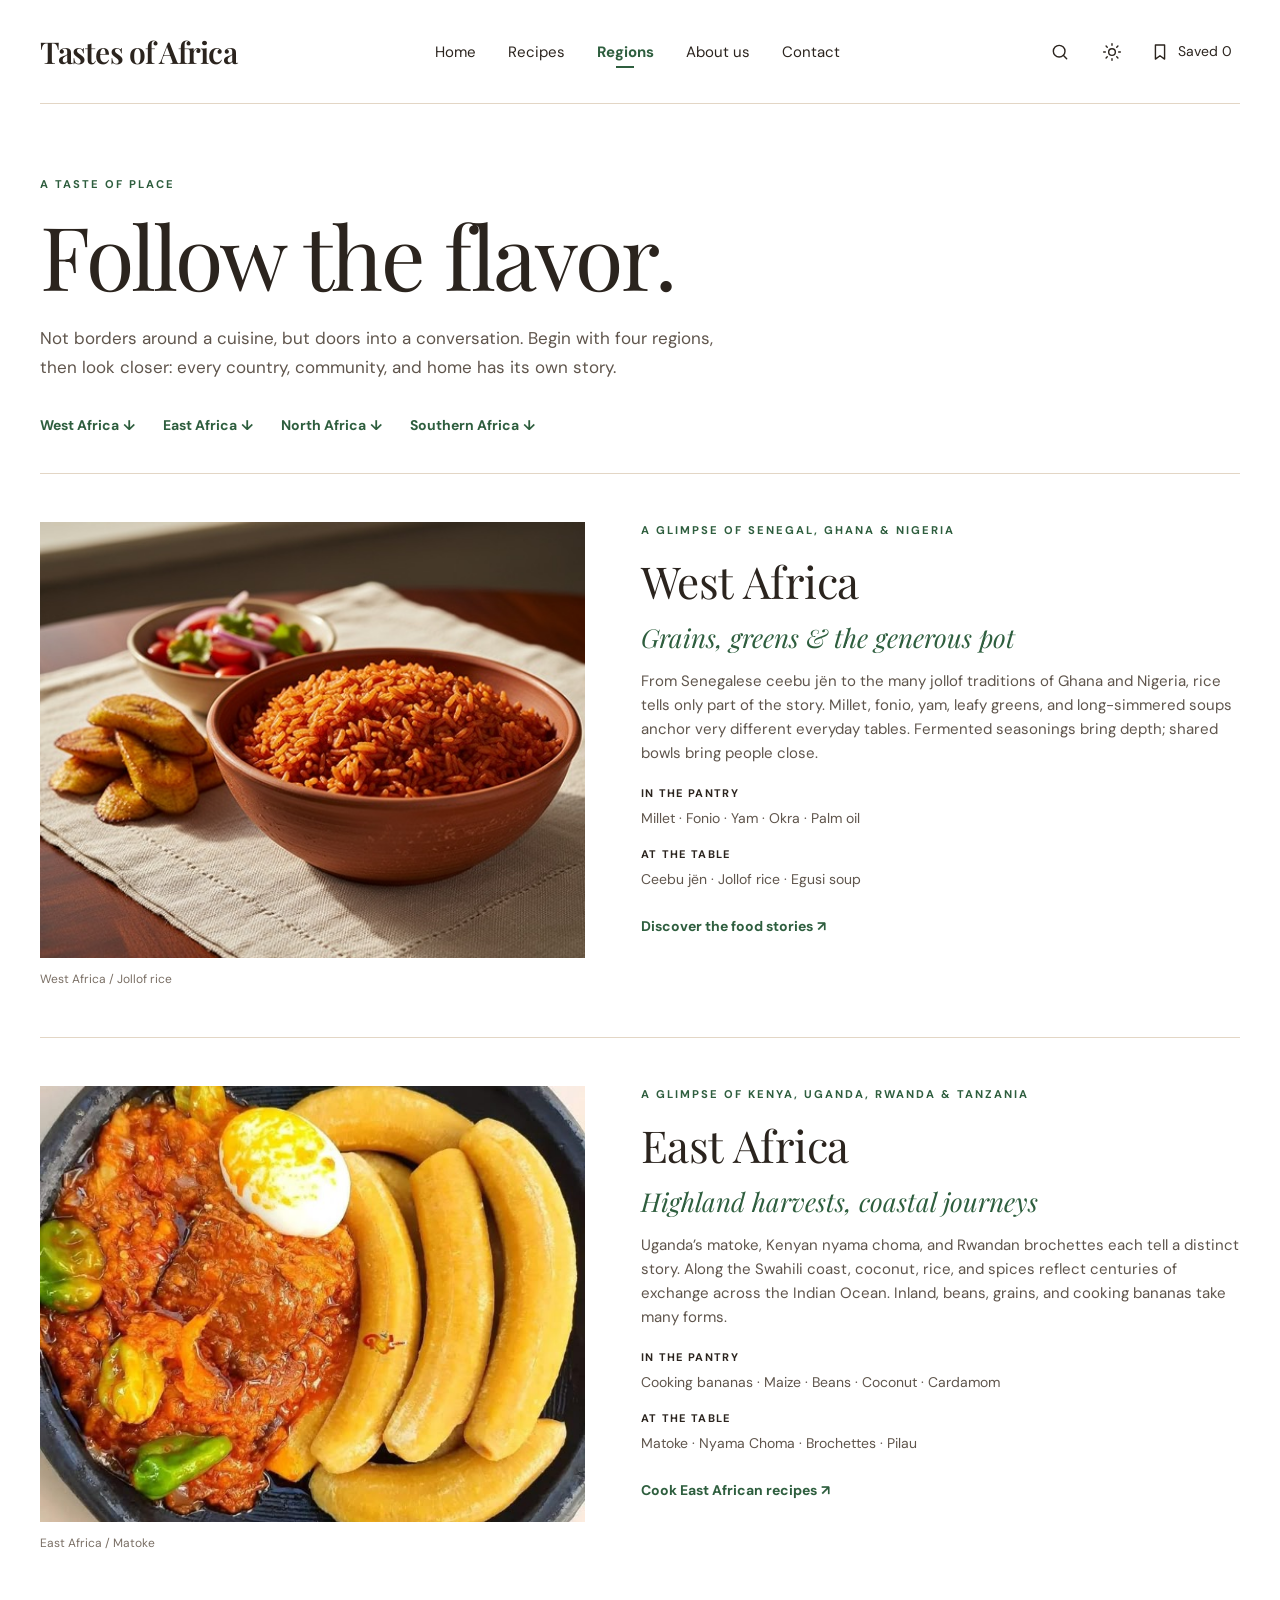
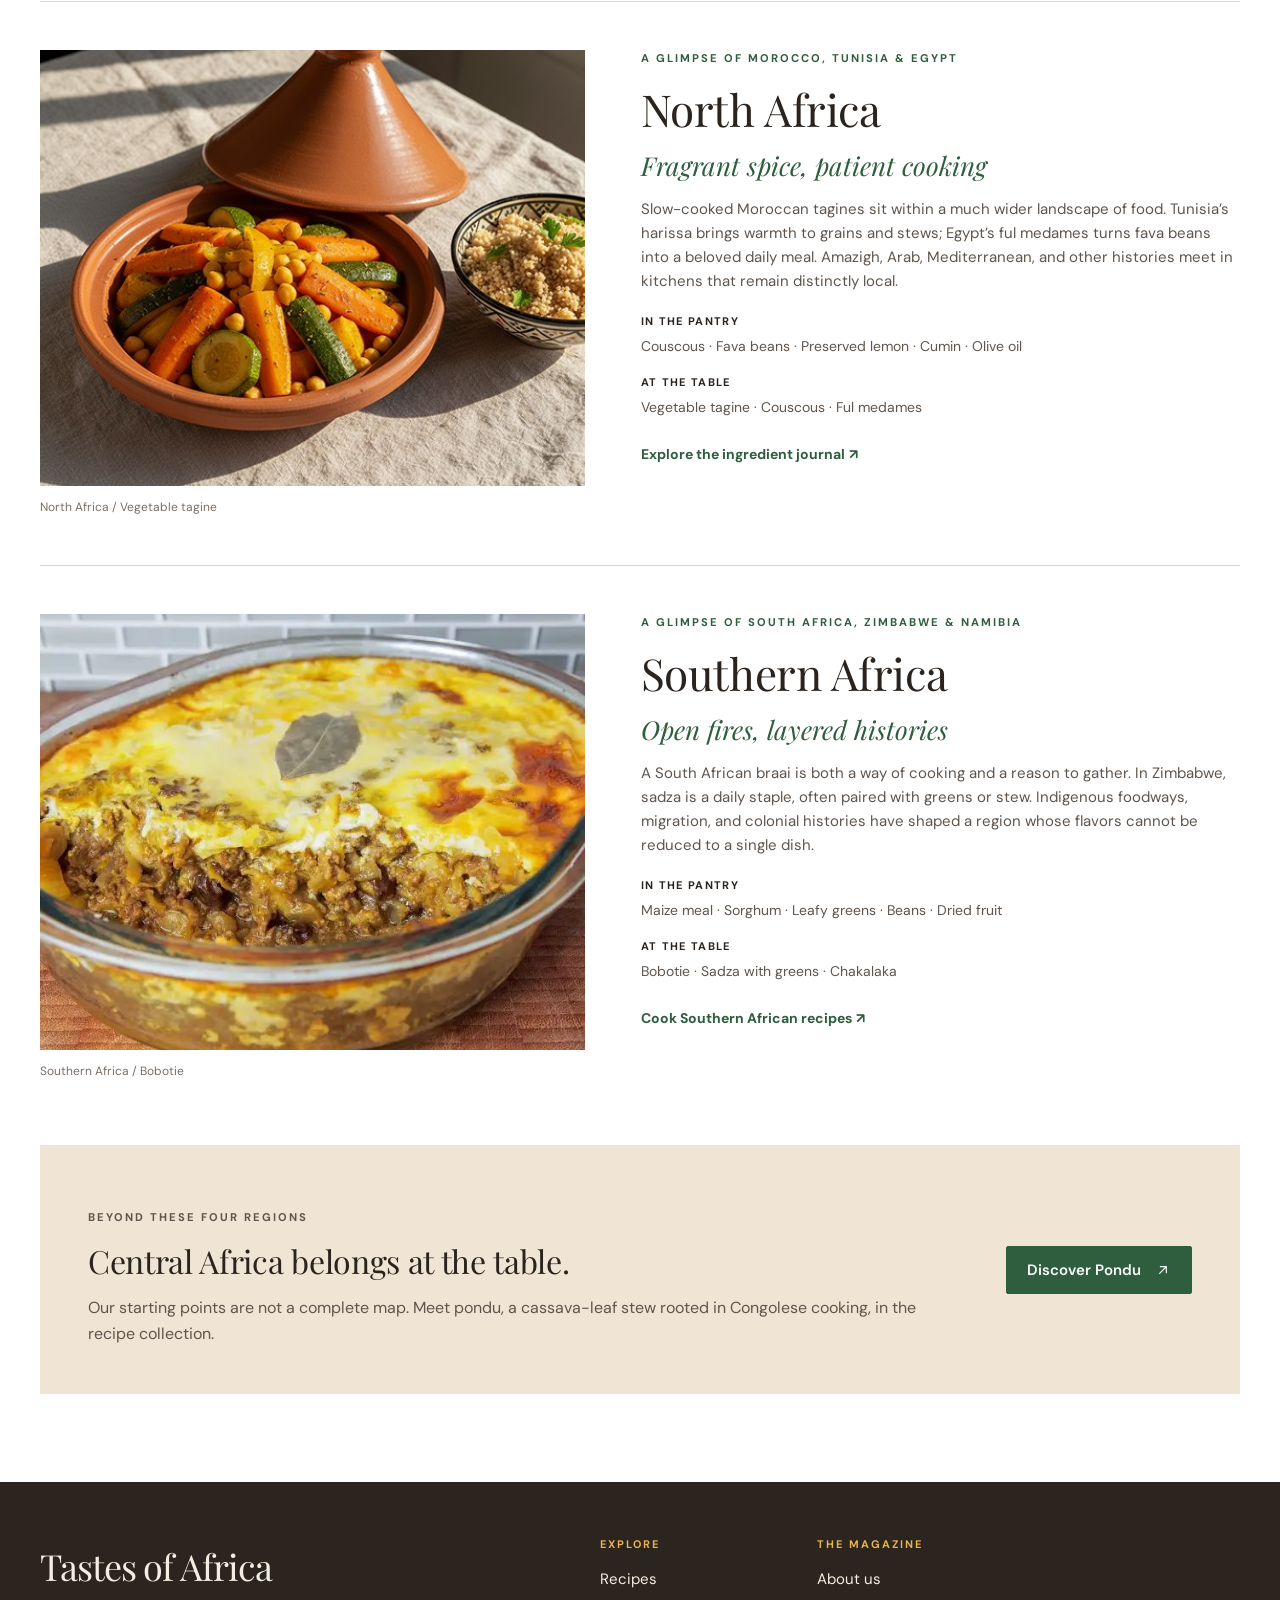
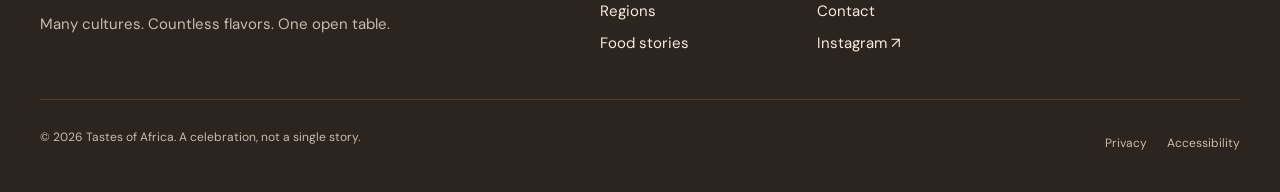
<file: regions.html>
<!DOCTYPE html>
<html lang="en" data-theme="light">
<head>
  <meta charset="utf-8">
  <meta name="viewport" content="width=device-width, initial-scale=1">
  <title>Regions · Tastes of Africa</title>
  <meta name="description" content="Explore the food of West, East, North, Southern and Central Africa: pantry staples, signature dishes and stories.">
  <meta name="theme-color" content="#ffffff">
  <link rel="icon" href="images/favicon.svg" type="image/svg+xml">
  <link rel="preconnect" href="https://fonts.googleapis.com">
  <link rel="preconnect" href="https://fonts.gstatic.com" crossorigin>
  <link href="https://fonts.googleapis.com/css2?family=DM+Sans:opsz,wght@9..40,400;9..40,500;9..40,700&family=Playfair+Display:ital,wght@0,400;0,500;0,600;1,400&display=swap" rel="stylesheet">
  <link rel="stylesheet" href="css/style.css">
  <script>
    (function () {
      var t = null;
      try { t = JSON.parse(localStorage.getItem("toa-theme")); } catch (e) {}
      if (t !== "dark" && t !== "light") {
        t = window.matchMedia && window.matchMedia("(prefers-color-scheme: dark)").matches ? "dark" : "light";
      }
      document.documentElement.setAttribute("data-theme", t);
    })();
  </script>
</head>
<body>
  <a class="skip-link" href="#main">Skip to main content</a>
  <header class="site-header">
    <div class="container site-header__inner">
      <a class="logo" href="index.html">Tastes of Africa</a>
      <nav class="primary-nav" aria-label="Main">
        <ul>
          <li><a href="index.html">Home</a></li>
          <li><a href="recipes.html">Recipes</a></li>
          <li><a href="regions.html" aria-current="page">Regions</a></li>
          <li><a href="about.html">About us</a></li>
          <li><a href="contact.html">Contact</a></li>
        </ul>
      </nav>
      <div class="header-tools">
        <button class="icon-btn header-search" type="button" aria-expanded="false" aria-controls="search-drawer" aria-label="Search recipes"><svg viewBox="0 0 24 24" fill="none" stroke="currentColor" stroke-width="1.7" stroke-linecap="round" stroke-linejoin="round" aria-hidden="true" focusable="false"><circle cx="11" cy="11" r="7"/><path d="m20 20-3.5-3.5"/></svg></button>
        <button class="icon-btn theme-toggle" type="button" aria-pressed="false" aria-label="Switch to dark theme"><svg class="icon-sun" viewBox="0 0 24 24" fill="none" stroke="currentColor" stroke-width="1.7" stroke-linecap="round" stroke-linejoin="round" aria-hidden="true" focusable="false"><circle cx="12" cy="12" r="4"/><path d="M12 2v2M12 20v2M4.9 4.9l1.4 1.4M17.7 17.7l1.4 1.4M2 12h2M20 12h2M4.9 19.1l1.4-1.4M17.7 6.3l1.4-1.4"/></svg><svg class="icon-moon" viewBox="0 0 24 24" fill="none" stroke="currentColor" stroke-width="1.7" stroke-linecap="round" stroke-linejoin="round" aria-hidden="true" focusable="false"><path d="M20 14.5A8 8 0 1 1 9.5 4a6.5 6.5 0 0 0 10.5 10.5Z"/></svg></button>
        <a class="icon-btn header-saved" href="recipes.html?saved"><svg viewBox="0 0 24 24" fill="none" stroke="currentColor" stroke-width="1.7" stroke-linecap="round" stroke-linejoin="round" aria-hidden="true" focusable="false"><path d="M6.5 3.5h11v17L12 16.5l-5.5 4Z"/></svg><span>Saved <span class="saved-count">0</span></span></a>
        <button class="icon-btn menu-toggle" type="button" aria-expanded="false" aria-controls="menu-panel" aria-label="Open menu"><svg viewBox="0 0 24 24" fill="none" stroke="currentColor" stroke-width="1.7" stroke-linecap="round" stroke-linejoin="round" aria-hidden="true" focusable="false"><path d="M4 7h16M4 12h16M4 17h16"/></svg></button>
      </div>
    </div>
    <div class="search-drawer" id="search-drawer" hidden>
      <form class="container" action="recipes.html" method="get" role="search">
        <label class="visually-hidden" for="header-q">Search recipes or ingredients</label>
        <input class="input" id="header-q" name="q" type="search" placeholder="Search recipes or ingredients">
        <button class="btn" type="submit">Search <svg viewBox="0 0 24 24" fill="none" stroke="currentColor" stroke-width="1.7" stroke-linecap="round" stroke-linejoin="round" aria-hidden="true" focusable="false"><path d="M5 12h14M13 6l6 6-6 6"/></svg></button>
      </form>
    </div>
    <div class="menu-panel" id="menu-panel" hidden>
      <form action="recipes.html" method="get" role="search" class="search-row mt-0" style="margin-bottom:1rem">
        <div class="search-field">
          <svg viewBox="0 0 24 24" fill="none" stroke="currentColor" stroke-width="1.7" stroke-linecap="round" stroke-linejoin="round" aria-hidden="true" focusable="false"><circle cx="11" cy="11" r="7"/><path d="m20 20-3.5-3.5"/></svg>
          <label class="visually-hidden" for="menu-q">Search recipes or ingredients</label>
          <input class="input" id="menu-q" name="q" type="search" placeholder="Search recipes">
        </div>
      </form>
      <nav aria-label="Mobile">
        <ul>
        <li><a href="index.html">Home</a></li>
        <li><a href="recipes.html">Recipes</a></li>
        <li><a href="regions.html" aria-current="page">Regions</a></li>
        <li><a href="about.html">About us</a></li>
        <li><a href="contact.html">Contact</a></li>
        </ul>
      </nav>
      <a class="btn btn--ghost menu-panel__saved" href="recipes.html?saved"><svg viewBox="0 0 24 24" fill="none" stroke="currentColor" stroke-width="1.7" stroke-linecap="round" stroke-linejoin="round" aria-hidden="true" focusable="false"><path d="M6.5 3.5h11v17L12 16.5l-5.5 4Z"/></svg> Saved recipes (<span class="saved-count">0</span>)</a>
    </div>
  </header>

  <main id="main">
    <section class="container page-intro" aria-labelledby="page-title">
      <p class="eyebrow">A taste of place</p>
      <h1 class="display" id="page-title">Follow the flavor.</h1>
      <p class="lede">Not borders around a cuisine, but doors into a conversation. Begin with four regions, then look closer: every country, community, and home has its own story.</p>
      <nav aria-label="Jump to a region">
        <ul class="jump-links">
        <li><a class="text-link" href="#west">West Africa <span aria-hidden="true">↓</span></a></li>
        <li><a class="text-link" href="#east">East Africa <span aria-hidden="true">↓</span></a></li>
        <li><a class="text-link" href="#north">North Africa <span aria-hidden="true">↓</span></a></li>
        <li><a class="text-link" href="#southern">Southern Africa <span aria-hidden="true">↓</span></a></li>
        </ul>
      </nav>
    </section>

    <section class="container region" id="west" aria-labelledby="west-title">
      <figure>
        <img src="images/jollof.jpg" alt="A terracotta bowl of red jollof rice with fried plantain and a tomato and onion salad." width="712" height="512" loading="lazy">
        <figcaption class="caption">West Africa / Jollof rice</figcaption>
      </figure>
      <div>
        <p class="eyebrow">A glimpse of Senegal, Ghana &amp; Nigeria</p>
        <h2 id="west-title">West Africa</h2>
        <p class="tagline">Grains, greens &amp; the generous pot</p>
        <p class="region__text">From Senegalese ceebu jën to the many jollof traditions of Ghana and Nigeria, rice tells only part of the story. Millet, fonio, yam, leafy greens, and long-simmered soups anchor very different everyday tables. Fermented seasonings bring depth; shared bowls bring people close.</p>
        <dl>
          <dt>In the pantry</dt>
          <dd>Millet · Fonio · Yam · Okra · Palm oil</dd>
          <dt>At the table</dt>
          <dd>Ceebu jën · Jollof rice · Egusi soup</dd>
        </dl>
        <a class="text-link" href="index.html#stories">Discover the food stories <span class="arrow" aria-hidden="true">↗</span></a>
      </div>
    </section>
    <section class="container region" id="east" aria-labelledby="east-title">
      <figure>
        <img src="images/matoke.jpg" alt="Steamed yellow cooking bananas beside a tomato stew with a boiled egg on a dark clay plate." width="712" height="512" loading="lazy">
        <figcaption class="caption">East Africa / Matoke</figcaption>
      </figure>
      <div>
        <p class="eyebrow">A glimpse of Kenya, Uganda, Rwanda &amp; Tanzania</p>
        <h2 id="east-title">East Africa</h2>
        <p class="tagline">Highland harvests, coastal journeys</p>
        <p class="region__text">Uganda’s matoke, Kenyan nyama choma, and Rwandan brochettes each tell a distinct story. Along the Swahili coast, coconut, rice, and spices reflect centuries of exchange across the Indian Ocean. Inland, beans, grains, and cooking bananas take many forms.</p>
        <dl>
          <dt>In the pantry</dt>
          <dd>Cooking bananas · Maize · Beans · Coconut · Cardamom</dd>
          <dt>At the table</dt>
          <dd>Matoke · Nyama Choma · Brochettes · Pilau</dd>
        </dl>
        <a class="text-link" href="recipes.html?region=east">Cook East African recipes <span class="arrow" aria-hidden="true">↗</span></a>
      </div>
    </section>
    <section class="container region" id="north" aria-labelledby="north-title">
      <figure>
        <img src="images/tagine.jpg" alt="A clay tagine of carrots, courgette and chickpeas with its conical lid raised, beside a bowl of couscous." width="712" height="512" loading="lazy">
        <figcaption class="caption">North Africa / Vegetable tagine</figcaption>
      </figure>
      <div>
        <p class="eyebrow">A glimpse of Morocco, Tunisia &amp; Egypt</p>
        <h2 id="north-title">North Africa</h2>
        <p class="tagline">Fragrant spice, patient cooking</p>
        <p class="region__text">Slow-cooked Moroccan tagines sit within a much wider landscape of food. Tunisia’s harissa brings warmth to grains and stews; Egypt’s ful medames turns fava beans into a beloved daily meal. Amazigh, Arab, Mediterranean, and other histories meet in kitchens that remain distinctly local.</p>
        <dl>
          <dt>In the pantry</dt>
          <dd>Couscous · Fava beans · Preserved lemon · Cumin · Olive oil</dd>
          <dt>At the table</dt>
          <dd>Vegetable tagine · Couscous · Ful medames</dd>
        </dl>
        <a class="text-link" href="index.html#stories">Explore the ingredient journal <span class="arrow" aria-hidden="true">↗</span></a>
      </div>
    </section>
    <section class="container region" id="southern" aria-labelledby="southern-title">
      <figure>
        <img src="images/bobotie.jpg" alt="A glass dish of bobotie with a golden egg custard top and a bay leaf." width="712" height="512" loading="lazy">
        <figcaption class="caption">Southern Africa / Bobotie</figcaption>
      </figure>
      <div>
        <p class="eyebrow">A glimpse of South Africa, Zimbabwe &amp; Namibia</p>
        <h2 id="southern-title">Southern Africa</h2>
        <p class="tagline">Open fires, layered histories</p>
        <p class="region__text">A South African braai is both a way of cooking and a reason to gather. In Zimbabwe, sadza is a daily staple, often paired with greens or stew. Indigenous foodways, migration, and colonial histories have shaped a region whose flavors cannot be reduced to a single dish.</p>
        <dl>
          <dt>In the pantry</dt>
          <dd>Maize meal · Sorghum · Leafy greens · Beans · Dried fruit</dd>
          <dt>At the table</dt>
          <dd>Bobotie · Sadza with greens · Chakalaka</dd>
        </dl>
        <a class="text-link" href="recipes.html?region=southern">Cook Southern African recipes <span class="arrow" aria-hidden="true">↗</span></a>
      </div>
    </section>

    <section class="container section" style="padding-top:1rem" aria-labelledby="central-title">
      <div class="panel cta-panel">
        <div>
          <p class="eyebrow">Beyond these four regions</p>
          <h2 class="h3" id="central-title" style="font-size:clamp(1.75rem,3vw,2rem)">Central Africa belongs at the table.</h2>
          <p>Our starting points are not a complete map. Meet pondu, a cassava-leaf stew rooted in Congolese cooking, in the recipe collection.</p>
        </div>
        <a class="btn" href="pondu.html">Discover Pondu <svg viewBox="0 0 24 24" fill="none" stroke="currentColor" stroke-width="1.7" stroke-linecap="round" stroke-linejoin="round" aria-hidden="true" focusable="false"><path d="M7 17 17 7M8 7h9v9"/></svg></a>
      </div>
    </section>
  </main>

  <footer class="site-footer">
    <div class="container">
      <div class="site-footer__top">
        <div>
          <a class="logo" href="index.html">Tastes of Africa</a>
          <p class="site-footer__tag">Many cultures. Countless flavors. One open table.</p>
        </div>
        <div class="footer-cols">
          <nav class="footer-col" aria-labelledby="f-explore">
            <h2 id="f-explore">Explore</h2>
            <ul>
              <li><a href="recipes.html">Recipes</a></li>
              <li><a href="regions.html">Regions</a></li>
              <li><a href="index.html#stories">Food stories</a></li>
            </ul>
          </nav>
          <nav class="footer-col" aria-labelledby="f-magazine">
            <h2 id="f-magazine">The magazine</h2>
            <ul>
              <li><a href="about.html">About us</a></li>
              <li><a href="contact.html">Contact</a></li>
              <li><a href="https://www.instagram.com/" target="_blank" rel="noopener noreferrer">Instagram&nbsp;<span class="arrow" aria-hidden="true">↗</span><span class="visually-hidden"> (opens in a new tab)</span></a></li>
            </ul>
          </nav>
        </div>
      </div>
      <div class="site-footer__bottom">
        <p>© <span class="year">2026</span> Tastes of Africa. A celebration, not a single story.</p>
        <ul>
          <li><a href="privacy.html">Privacy</a></li>
          <li><a href="accessibility.html">Accessibility</a></li>
        </ul>
      </div>
    </div>
  </footer>

  <div class="toast" id="toast" role="status" aria-live="polite" hidden>
    <span class="toast__msg"></span>
    <button class="toast__undo" type="button">Undo</button>
  </div>
  <div class="visually-hidden" id="announcer" aria-live="polite"></div>
  <script src="js/main.js" defer></script>
</body>
</html>
</file>
<file: css/style.css>
/* ==========================================================================
   Tastes of Africa — shared stylesheet
   1. Design tokens (light + dark)
   2. Base & typography
   3. Layout helpers
   4. Header & navigation
   5. Buttons, links, chips, form controls
   6. Cards & shared components
   7. Page sections (home, recipes, recipe, regions, about, contact)
   8. Footer
   9. Utilities, motion, print
   ========================================================================== */

/* 1. Design tokens ------------------------------------------------------- */
:root {
  --bg: #ffffff;
  --surface: #ffffff;
  --sand: #f0e4d5;
  --ink: #2b241e;
  --ink-soft: #5f554c;
  --muted: #7a6f65;
  --line: #e3d6c5;
  --accent: #2e5e3e;
  --accent-ink: #ffffff;
  --accent-hover: #234a30;
  --gold: #e8b54a;
  --dark: #2b241f;
  --dark-ink: #f5ede2;
  --dark-muted: #c9bcae;
  --dark-line: #4a4038;
  --error: #a8321c;
  --error-bg: #f7e6dd;
  --success: #3e5c45;

  --font-serif: "Playfair Display", Georgia, "Times New Roman", serif;
  --font-sans: "DM Sans", system-ui, -apple-system, "Segoe UI", Roboto, sans-serif;

  --container: 1264px;
  --gutter: 22px;
  --radius: 2px;
  --focus: 0 0 0 3px var(--bg), 0 0 0 5px var(--accent);
  --header-h: 104px;

  color-scheme: light;
}

[data-theme="dark"] {
  --bg: #1f1a16;
  --surface: #29221d;
  --sand: #342b24;
  --ink: #f3eadf;
  --ink-soft: #d3c6b8;
  --muted: #b3a597;
  --line: #463c34;
  --accent: #e8b54a;
  --accent-ink: #2b241f;
  --accent-hover: #f1c76c;
  --dark: #15110e;
  --dark-line: #3b322b;
  --error: #f08f73;
  --error-bg: #3a2620;
  --success: #8fbf98;

  color-scheme: dark;
}

/* Terracotta text accents stay readable on dark backgrounds */
[data-theme="dark"] .eyebrow,
[data-theme="dark"] .card__origin,
[data-theme="dark"] .tagline,
[data-theme="dark"] .text-link,
[data-theme="dark"] .step__num,
[data-theme="dark"] .ing-group__title,
[data-theme="dark"] .principle__num {
  color: #8fc79e;
}

@media (min-width: 700px) {
  :root { --gutter: 40px; }
}

/* 2. Base & typography --------------------------------------------------- */
*,
*::before,
*::after { box-sizing: border-box; }

html {
  -webkit-text-size-adjust: 100%;
  scroll-behavior: smooth;
  scroll-padding-top: 24px;
}

body {
  margin: 0;
  background: var(--bg);
  color: var(--ink);
  font-family: var(--font-sans);
  font-size: 1rem;
  line-height: 1.6;
  -webkit-font-smoothing: antialiased;
  transition: background-color .25s ease, color .25s ease;
}

img { display: block; max-width: 100%; height: auto; }

h1, h2, h3, h4 {
  margin: 0;
  font-family: var(--font-serif);
  font-weight: 400;
  line-height: 1.12;
  letter-spacing: -0.01em;
}

p { margin: 0; }
ul, ol { margin: 0; padding: 0; }
a { color: inherit; }

:focus-visible {
  outline: 3px solid var(--accent);
  outline-offset: 3px;
}

::selection { background: var(--gold); color: #2b241f; }

.display {
  font-size: clamp(2.75rem, 7.2vw, 5.5rem);
  line-height: 1.02;
  letter-spacing: -0.025em;
}

.h2 { font-size: clamp(2rem, 4.2vw, 2.5rem); }
.h3 { font-size: clamp(1.5rem, 2.6vw, 1.75rem); }

.eyebrow {
  display: block;
  margin-bottom: 1rem;
  color: var(--accent);
  font-family: var(--font-sans);
  font-size: .7rem;
  font-weight: 700;
  letter-spacing: .18em;
  text-transform: uppercase;
}

.eyebrow--gold { color: var(--gold); }

.lede {
  max-width: 44rem;
  color: var(--ink-soft);
  font-size: 1.0625rem;
  line-height: 1.7;
}

.tagline {
  color: var(--accent);
  font-family: var(--font-serif);
  font-style: italic;
  font-size: clamp(1.5rem, 3vw, 2rem);
  line-height: 1.2;
}

.caption {
  margin-top: .75rem;
  color: var(--muted);
  font-size: .75rem;
}

.small { font-size: .8125rem; color: var(--muted); }

/* 3. Layout helpers ------------------------------------------------------ */
.container {
  width: min(var(--container), 100% - 2 * var(--gutter));
  margin-inline: auto;
}

.section { padding-block: clamp(3.5rem, 8vw, 5.5rem); }
.section--tight { padding-block: clamp(2.5rem, 5vw, 3.5rem); }

.rule {
  height: 1px;
  margin: 0;
  border: 0;
  background: var(--line);
}

.section-head {
  display: flex;
  flex-wrap: wrap;
  align-items: flex-end;
  justify-content: space-between;
  gap: 1rem;
  margin-bottom: 2rem;
}

.grid-3 {
  display: grid;
  gap: 2.5rem 1.5rem;
}

@media (min-width: 700px) {
  .grid-3 { grid-template-columns: repeat(2, 1fr); }
}
@media (min-width: 1000px) {
  .grid-3 { grid-template-columns: repeat(3, 1fr); }
}

.skip-link {
  position: absolute;
  top: -100px;
  left: 1rem;
  z-index: 100;
  padding: .75rem 1rem;
  background: var(--ink);
  color: var(--bg);
  font-weight: 700;
  text-decoration: none;
}
.skip-link:focus { top: 1rem; }

.visually-hidden {
  position: absolute !important;
  width: 1px; height: 1px;
  margin: -1px; padding: 0;
  overflow: hidden;
  clip: rect(0 0 0 0);
  white-space: nowrap;
  border: 0;
}

/* 4. Header & navigation ------------------------------------------------- */
.site-header {
  position: relative;
  z-index: 20;
  background: var(--bg);
}

.site-header__inner {
  display: flex;
  align-items: center;
  justify-content: space-between;
  gap: 1.5rem;
  min-height: 80px;
  border-bottom: 1px solid var(--line);
}

@media (min-width: 700px) {
  .site-header__inner { min-height: var(--header-h); }
}

.logo {
  font-family: var(--font-serif);
  font-size: clamp(1.4rem, 2.6vw, 1.875rem);
  font-weight: 600;
  letter-spacing: -0.03em;
  text-decoration: none;
  white-space: nowrap;
}

.primary-nav { display: none; }

.primary-nav ul {
  display: flex;
  gap: 2rem;
  list-style: none;
}

.primary-nav a {
  position: relative;
  display: inline-flex;
  align-items: center;
  min-height: 44px;
  font-size: .9375rem;
  text-decoration: none;
}

.primary-nav a:hover { color: var(--accent); }

.primary-nav a[aria-current="page"] {
  color: var(--accent);
  font-weight: 700;
}

.primary-nav a[aria-current="page"]::after {
  content: "";
  position: absolute;
  left: 0; right: 0; bottom: 6px;
  width: 18px;
  height: 2px;
  margin-inline: auto;
  background: currentColor;
}

.header-tools {
  display: flex;
  align-items: center;
  gap: .5rem;
}

.icon-btn {
  display: inline-flex;
  align-items: center;
  justify-content: center;
  gap: .5rem;
  min-width: 44px;
  min-height: 44px;
  padding: 0 .5rem;
  border: 0;
  border-radius: 999px;
  background: transparent;
  color: var(--ink);
  font: inherit;
  font-size: .875rem;
  text-decoration: none;
  cursor: pointer;
}

.icon-btn:hover { background: var(--sand); }
.icon-btn svg { width: 20px; height: 20px; flex: none; }

.header-search,
.header-saved { display: none; }

.theme-toggle .icon-moon { display: none; }
[data-theme="dark"] .theme-toggle .icon-sun { display: none; }
[data-theme="dark"] .theme-toggle .icon-moon { display: block; }

@media (min-width: 700px) {
  .header-search { display: inline-flex; }
}

@media (min-width: 1100px) {
  .primary-nav { display: block; }
  .header-saved { display: inline-flex; }
  .menu-toggle { display: none; }
}

/* Mobile menu panel */
.menu-panel {
  position: absolute;
  top: 100%;
  left: 0; right: 0;
  padding: 1rem var(--gutter) 2rem;
  background: var(--bg);
  border-bottom: 1px solid var(--line);
  box-shadow: 0 24px 40px -24px rgba(43, 36, 30, .35);
}

.menu-panel[hidden] { display: none; }

.menu-panel ul { list-style: none; }

.menu-panel li a {
  display: flex;
  align-items: center;
  min-height: 52px;
  border-bottom: 1px solid var(--line);
  font-family: var(--font-serif);
  font-size: 1.5rem;
  text-decoration: none;
}

.menu-panel a[aria-current="page"] { color: var(--accent); }

.menu-panel__saved {
  margin-top: 1.25rem;
  font-size: .9375rem;
}

@media (min-width: 1100px) {
  .menu-panel { display: none !important; }
}

/* Search drawer */
.search-drawer {
  border-bottom: 1px solid var(--line);
  background: var(--bg);
}
.search-drawer[hidden] { display: none; }
.search-drawer form {
  display: flex;
  gap: .75rem;
  padding-block: 1rem;
}

/* 5. Buttons, links, chips, form controls -------------------------------- */
.btn {
  display: inline-flex;
  align-items: center;
  justify-content: center;
  gap: .9rem;
  min-height: 48px;
  padding: .75rem 1.25rem;
  border: 1px solid var(--accent);
  border-radius: var(--radius);
  background: var(--accent);
  color: var(--accent-ink);
  font: inherit;
  font-size: .9375rem;
  font-weight: 600;
  line-height: 1.2;
  text-decoration: none;
  cursor: pointer;
  transition: background-color .2s ease, border-color .2s ease, transform .2s ease;
}

.btn:hover { background: var(--accent-hover); border-color: var(--accent-hover); }
.btn:active { transform: translateY(1px); }
.btn svg { width: 16px; height: 16px; flex: none; }

.btn--ghost {
  background: var(--surface);
  border-color: var(--line);
  color: var(--ink);
}
.btn--ghost:hover { background: var(--sand); border-color: var(--ink-soft); }

.btn--ghost[aria-pressed="true"] {
  border-color: var(--accent);
  color: var(--accent);
}

.btn--icon { padding-inline: .8rem; }

.btn--gold {
  background: var(--gold);
  border-color: var(--gold);
  color: #2b241f;
}

.text-link {
  display: inline-flex;
  align-items: center;
  gap: .25rem;
  min-height: 32px;
  color: var(--accent);
  font-size: .875rem;
  font-weight: 700;
  text-decoration: none;
}
.text-link:hover { text-decoration: underline; text-underline-offset: 3px; }
.text-link--ink { color: var(--ink); }

.arrow { display: inline-block; }

.chip {
  display: inline-flex;
  align-items: center;
  gap: .5rem;
  min-height: 44px;
  padding: .5rem 1rem;
  border: 1px solid var(--line);
  border-radius: 999px;
  background: transparent;
  color: var(--ink);
  font: inherit;
  font-size: .875rem;
  cursor: pointer;
  transition: background-color .2s ease, border-color .2s ease;
}

.chip:hover { border-color: var(--ink-soft); }

.chip[aria-pressed="true"] {
  border-color: var(--ink);
  background: var(--ink);
  color: var(--bg);
  font-weight: 700;
}

.chip--active {
  border-color: var(--accent);
  background: var(--sand);
  color: var(--accent);
}

.chip-row {
  display: flex;
  flex-wrap: wrap;
  gap: .5rem;
}

.field { margin-bottom: 1.5rem; }

.label {
  display: block;
  margin-bottom: .5rem;
  font-size: .875rem;
  font-weight: 700;
}

.input,
.select,
.textarea {
  width: 100%;
  min-height: 48px;
  padding: .75rem 1rem;
  border: 1px solid var(--line);
  border-radius: var(--radius);
  background: var(--surface);
  color: var(--ink);
  font: inherit;
  font-size: .9375rem;
  transition: border-color .2s ease, box-shadow .2s ease;
}

.input::placeholder,
.textarea::placeholder { color: var(--muted); opacity: 1; }

.input:hover,
.select:hover,
.textarea:hover { border-color: var(--ink-soft); }

.input:focus,
.select:focus,
.textarea:focus {
  border-color: var(--accent);
  outline: none;
  box-shadow: 0 0 0 3px color-mix(in srgb, var(--accent) 25%, transparent);
}

.textarea { min-height: 132px; resize: vertical; }

.select {
  appearance: none;
  padding-right: 3rem;
  background-image: url("data:image/svg+xml,%3Csvg xmlns='http://www.w3.org/2000/svg' width='16' height='16' fill='none' stroke='%237a6f65' stroke-width='2' stroke-linecap='round' stroke-linejoin='round'%3E%3Cpath d='m4 6 4 4 4-4'/%3E%3C/svg%3E");
  background-repeat: no-repeat;
  background-position: right 1rem center;
  cursor: pointer;
}

.select--compact {
  width: auto;
  min-height: 44px;
  padding-block: .5rem;
  font-size: .875rem;
}

.field--error .input,
.field--error .textarea { border-color: var(--error); }

.field__error {
  display: flex;
  align-items: flex-start;
  gap: .35rem;
  margin-top: .5rem;
  color: var(--error);
  font-size: .8125rem;
}
.field__error[hidden] { display: none; }

.form-alert {
  display: flex;
  align-items: center;
  gap: .75rem;
  margin-bottom: 1.75rem;
  padding: 1rem 1.25rem;
  background: var(--error-bg);
  color: var(--error);
  font-size: .875rem;
  font-weight: 700;
}
.form-alert[hidden] { display: none; }
.form-alert svg { width: 20px; height: 20px; flex: none; }

/* 6. Cards & shared components ------------------------------------------- */
.card { position: relative; }

.card__media {
  position: relative;
  overflow: hidden;
  aspect-ratio: 4 / 3;
  background: var(--sand);
}

.card__media img {
  width: 100%;
  height: 100%;
  object-fit: cover;
  transition: transform .6s ease;
}

.card:hover .card__media img { transform: scale(1.04); }

.card__badge {
  position: absolute;
  left: 12px;
  bottom: 12px;
  padding: .3rem .6rem;
  background: #ffffff;
  color: #2b241e;
  font-size: .6875rem;
  font-weight: 700;
  letter-spacing: .1em;
  text-transform: uppercase;
}

.save-btn {
  position: absolute;
  top: 12px;
  right: 12px;
  z-index: 2;
  display: grid;
  place-items: center;
  width: 44px;
  height: 44px;
  border: 0;
  border-radius: 50%;
  background: #ffffff;
  color: #2b241e;
  cursor: pointer;
  transition: transform .2s ease, background-color .2s ease;
}

.save-btn:hover { transform: scale(1.06); }
.save-btn svg { width: 18px; height: 18px; }
.save-btn[aria-pressed="true"] { color: #2e5e3e; }
.save-btn[aria-pressed="true"] svg path { fill: currentColor; }

.card__meta {
  display: flex;
  justify-content: space-between;
  gap: 1rem;
  margin-top: 1rem;
  font-size: .75rem;
}

.card__origin { color: var(--accent); }
.card__time { color: var(--muted); white-space: nowrap; }

.card__title {
  margin-top: .5rem;
  font-size: clamp(1.625rem, 2.6vw, 2rem);
}

.card__title a { text-decoration: none; }

/* Whole card is clickable via the title link */
.card__title a::after {
  content: "";
  position: absolute;
  inset: 0;
  z-index: 1;
}

.card__text {
  margin-top: .4rem;
  color: var(--ink-soft);
  font-size: .9375rem;
}

.card__cta {
  display: inline-block;
  margin-top: .5rem;
  font-size: .8125rem;
  font-weight: 700;
}

.panel {
  padding: clamp(1.75rem, 4vw, 3rem);
  background: var(--sand);
}

/* Toast */
.toast {
  position: fixed;
  left: 50%;
  bottom: 1.5rem;
  z-index: 50;
  display: flex;
  align-items: center;
  gap: 1rem;
  width: min(520px, calc(100% - 2rem));
  padding: .75rem .75rem .75rem 1.25rem;
  background: var(--ink);
  color: var(--bg);
  font-size: .9rem;
  box-shadow: 0 16px 40px -12px rgba(0, 0, 0, .45);
  transform: translate(-50%, 0);
  transition: opacity .25s ease, transform .25s ease;
}

.toast[hidden] { display: flex; opacity: 0; pointer-events: none; transform: translate(-50%, 16px); }
.toast__msg { flex: 1; }
.toast__undo {
  min-height: 44px;
  padding: 0 1rem;
  border: 0;
  background: transparent;
  color: var(--gold);
  font: inherit;
  font-weight: 700;
  cursor: pointer;
}

/* 7a. Home --------------------------------------------------------------- */
.hero {
  display: grid;
  gap: 2.5rem;
  padding-block: 1.75rem 3rem;
}

.hero__top {
  display: flex;
  justify-content: space-between;
  gap: 1rem;
  grid-column: 1 / -1;
}

.hero__top .eyebrow { margin: 0; }

.hero__issue {
  color: var(--muted);
  font-size: .6875rem;
  letter-spacing: .08em;
  text-transform: uppercase;
}

.hero__title { font-size: clamp(2.75rem, 7vw, 5rem); line-height: 1.02; letter-spacing: -0.03em; }
.hero__text { margin-top: 1.5rem; max-width: 30rem; color: var(--ink-soft); }
.hero__cta { margin-top: 1.75rem; }
.hero__aside { margin-top: 1.5rem; color: var(--accent); font-family: var(--font-serif); font-style: italic; }

.hero__figure { position: relative; margin: 0; }
.hero__figure img { width: 100%; aspect-ratio: 5 / 4; object-fit: cover; }

.hero__badge {
  position: absolute;
  top: 18px;
  left: 18px;
  display: grid;
  place-content: center;
  width: 88px;
  height: 88px;
  border-radius: 50%;
  background: var(--gold);
  color: #2b241f;
  text-align: center;
  transform: rotate(-8deg);
}
.hero__badge small { font-size: .55rem; font-weight: 700; letter-spacing: .14em; text-transform: uppercase; }
.hero__badge span { font-family: var(--font-serif); font-style: italic; font-size: 1.4rem; line-height: 1; }

.hero__caption {
  display: flex;
  justify-content: space-between;
  gap: 1rem;
  margin-top: .75rem;
  color: var(--muted);
  font-size: .75rem;
}

@media (max-width: 699px) {
  .hero__issue { display: none; }
}

@media (min-width: 700px) {
  .hero { grid-template-columns: 0.85fr 1.15fr; align-items: start; }
}

.values-strip {
  display: flex;
  flex-wrap: wrap;
  justify-content: space-between;
  gap: .75rem 2rem;
  padding-block: 1.25rem;
  border-block: 1px solid var(--line);
  color: var(--muted);
  font-size: .6875rem;
  letter-spacing: .14em;
  text-transform: uppercase;
  list-style: none;
}

.split {
  display: grid;
  gap: 1.5rem;
}

@media (min-width: 900px) {
  .split { grid-template-columns: 1fr 2fr; gap: 3rem; }
}

.split__body p { margin-top: 1.25rem; color: var(--ink-soft); }

.dark-section {
  background: var(--dark);
  color: var(--dark-ink);
}

.dark-section .lede,
.dark-section p { color: var(--dark-muted); }

.region-list {
  display: grid;
  margin-top: 2.5rem;
  list-style: none;
  column-gap: 2rem;
}

@media (min-width: 700px) {
  .region-list { grid-template-columns: 1fr 1fr; }
}

.region-list a {
  display: grid;
  grid-template-columns: 1fr auto;
  gap: .25rem 1rem;
  padding-block: 1.5rem;
  border-top: 1px solid var(--dark-line);
  text-decoration: none;
}

.region-list h3 { font-size: 1.75rem; }
.region-list p { grid-column: 1; font-size: .875rem; }
.region-list svg { grid-row: 1; grid-column: 2; width: 18px; height: 18px; color: var(--gold); transition: transform .2s ease; }
.region-list a:hover h3 { color: var(--gold); }
.region-list a:hover svg { transform: translate(3px, -3px); }

.story__media { aspect-ratio: 3 / 2; overflow: hidden; background: var(--sand); }
.story__media img { width: 100%; height: 100%; object-fit: cover; transition: transform .6s ease; }
.story:hover .story__media img { transform: scale(1.04); }
.story .eyebrow { margin: 1rem 0 .5rem; }
.story__title { font-size: 1.625rem; }
.story__title a { text-decoration: none; }
.story__title a::after { content: ""; position: absolute; inset: 0; }
.story { position: relative; }
.story p { margin-top: .75rem; color: var(--ink-soft); font-size: .9375rem; }
.story__read { display: block; margin-top: 1rem; color: var(--muted); font-size: .6875rem; letter-spacing: .12em; text-transform: uppercase; }

.newsletter { background: var(--sand); }
.newsletter__grid { display: grid; gap: 2rem; align-items: center; }
@media (min-width: 900px) { .newsletter__grid { grid-template-columns: 1fr 1fr; gap: 4rem; } }
.newsletter__row { display: flex; flex-wrap: wrap; gap: .5rem; }
.newsletter__row .input { flex: 1 1 220px; }
.newsletter__note { margin-top: .75rem; font-size: .75rem; color: var(--muted); }
.newsletter__status { margin-top: .75rem; font-size: .875rem; font-weight: 700; }
.newsletter__status.is-error { color: var(--error); }
.newsletter__status.is-success { color: var(--success); }

/* 7b. Recipes listing ---------------------------------------------------- */
.page-intro { padding-block: clamp(3rem, 7vw, 4.5rem) 2rem; }
.page-intro .lede { margin-top: 1.5rem; }

.search-row {
  display: flex;
  gap: .75rem;
  margin-top: 2.5rem;
}

.search-field {
  position: relative;
  flex: 1;
}

.search-field svg {
  position: absolute;
  top: 50%;
  left: 1.1rem;
  width: 20px;
  height: 20px;
  color: var(--ink-soft);
  transform: translateY(-50%);
  pointer-events: none;
}

.search-field .input { min-height: 56px; padding-left: 3.1rem; }
.search-row .btn { min-height: 56px; }

@media (max-width: 699px) {
  .search-row .btn { display: none; }
}

.filters { margin-top: 1.75rem; }

.filters__label {
  margin-bottom: .75rem;
  color: var(--ink-soft);
  font-size: .75rem;
  font-weight: 700;
  letter-spacing: .12em;
  text-transform: uppercase;
}

.filters__selects {
  display: flex;
  flex-wrap: wrap;
  gap: .75rem;
  margin-top: 1.25rem;
}

.active-filters {
  display: flex;
  flex-wrap: wrap;
  align-items: center;
  gap: .5rem;
  margin-top: 1.25rem;
}
.active-filters:empty { display: none; }

.clear-btn {
  min-height: 44px;
  padding: 0 .5rem;
  border: 0;
  background: none;
  color: var(--accent);
  font: inherit;
  font-size: .8125rem;
  font-weight: 700;
  cursor: pointer;
}

.results-bar {
  display: flex;
  flex-wrap: wrap;
  align-items: center;
  justify-content: space-between;
  gap: .75rem;
  margin-top: 2rem;
  padding-top: 1.5rem;
  border-top: 1px solid var(--line);
  color: var(--ink-soft);
  font-size: .875rem;
}

.sort { display: flex; align-items: center; gap: .5rem; }

.recipe-grid { margin-top: 2rem; }

.empty-state {
  padding: 3rem 2rem;
  background: var(--sand);
  text-align: center;
}
.empty-state[hidden] { display: none; }
.empty-state p { margin: .75rem auto 1.5rem; max-width: 30rem; color: var(--ink-soft); }

.kitchen-note {
  display: flex;
  flex-direction: column;
  justify-content: center;
}
.kitchen-note p { margin-top: 1.25rem; color: var(--ink-soft); }
.kitchen-note .text-link { margin-top: 1.25rem; }

/* 7c. Recipe detail ------------------------------------------------------ */
.breadcrumb {
  padding-top: 1.5rem;
  font-size: .75rem;
  color: var(--ink-soft);
}
.breadcrumb ol { display: flex; flex-wrap: wrap; list-style: none; }
.breadcrumb li + li::before { content: "/"; padding-inline: .35rem; color: var(--muted); }
.breadcrumb a { text-decoration: none; }
.breadcrumb a:hover { text-decoration: underline; }

.recipe-hero {
  display: grid;
  gap: 2rem;
  padding-block: 2.5rem;
}

@media (min-width: 700px) {
  .recipe-hero { grid-template-columns: 1fr 1.05fr; align-items: center; gap: 2.5rem; }
}

@media (min-width: 1100px) {
  .recipe-hero { grid-template-columns: 1fr 1.3fr; gap: 3.5rem; }
}

.recipe-hero .tagline { margin-top: 1.25rem; }
.recipe-hero__text { margin-top: 1.25rem; color: var(--ink-soft); font-size: .9375rem; }
.recipe-hero__actions { display: flex; flex-wrap: wrap; gap: .5rem; margin-top: 1.75rem; }
.recipe-hero__from { margin-top: 1.5rem; color: var(--muted); font-size: .6875rem; letter-spacing: .06em; text-transform: uppercase; }
.recipe-hero figure { margin: 0; }
.recipe-hero figure img { width: 100%; aspect-ratio: 4 / 3; object-fit: cover; }

@media (max-width: 699px) {
  .recipe-hero figure { order: 2; }
  .print-btn { display: none; }
}

@media (min-width: 700px) and (max-width: 1099px) {
  .print-btn { display: none; }
}

.facts {
  display: grid;
  grid-template-columns: repeat(2, 1fr);
  gap: 1.5rem;
  padding: 1.5rem 1.25rem;
  background: var(--sand);
  list-style: none;
}

@media (min-width: 700px) {
  .facts { grid-template-columns: repeat(var(--fact-count, 4), 1fr); padding: 1.5rem; }
}

.facts dt,
.facts .facts__label {
  color: var(--ink-soft);
  font-size: .625rem;
  font-weight: 700;
  letter-spacing: .14em;
  text-transform: uppercase;
}

.facts .facts__value {
  margin: .4rem 0 0;
  font-family: var(--font-serif);
  font-size: 1.375rem;
}

.recipe-body {
  display: grid;
  gap: 3rem;
  padding-block: 3rem;
}

@media (min-width: 700px) {
  .recipe-body { grid-template-columns: minmax(0, 1fr) minmax(0, 1.7fr); gap: 1.75rem; }
}

@media (min-width: 1100px) {
  .recipe-body { grid-template-columns: 280px minmax(0, 1fr); gap: 3.5rem; }
}

.ingredients h2,
.method h2 { font-size: clamp(2rem, 3.6vw, 2.25rem); }

.servings {
  display: flex;
  align-items: center;
  justify-content: space-between;
  gap: 1rem;
  margin-top: 1.5rem;
  font-size: .875rem;
  color: var(--ink-soft);
}

.stepper {
  display: inline-flex;
  align-items: center;
  border: 1px solid var(--line);
  background: var(--surface);
}

.stepper button {
  display: grid;
  place-items: center;
  width: 44px;
  height: 44px;
  border: 0;
  background: none;
  color: var(--ink);
  font-size: 1.125rem;
  cursor: pointer;
}

.stepper button:hover:not(:disabled) { background: var(--sand); }
.stepper button:disabled { color: var(--line); cursor: not-allowed; }
.stepper output { min-width: 2ch; text-align: center; font-weight: 700; font-size: .9375rem; }

.servings-note {
  margin-top: 1rem;
  padding-bottom: 1.25rem;
  border-bottom: 1px solid var(--line);
  color: var(--muted);
  font-size: .75rem;
}

.ing-group { margin-top: 1.5rem; }

.ing-group__title {
  margin-bottom: .6rem;
  color: var(--accent);
  font-family: var(--font-sans);
  font-size: .6875rem;
  font-weight: 700;
  letter-spacing: .12em;
  text-transform: uppercase;
}

.ing-list { list-style: none; }
.ing-list li + li { margin-top: .1rem; }

.check {
  display: flex;
  align-items: flex-start;
  gap: .7rem;
  min-height: 32px;
  padding-block: .2rem;
  font-size: .875rem;
  line-height: 1.45;
  cursor: pointer;
}

.check input {
  flex: none;
  appearance: none;
  width: 16px;
  height: 16px;
  margin: .1rem 0 0;
  border: 1px solid var(--line);
  border-radius: 2px;
  background: var(--surface);
  cursor: pointer;
  display: grid;
  place-content: center;
}

.check input::before {
  content: "";
  width: 9px;
  height: 9px;
  clip-path: polygon(14% 44%, 0 65%, 50% 100%, 100% 16%, 80% 0%, 43% 62%);
  background: #fff;
  transform: scale(0);
  transition: transform .15s ease;
}

.check input:checked {
  border-color: var(--accent);
  background: var(--accent);
}
.check input:checked::before { transform: scale(1); }
[data-theme="dark"] .check input:checked::before { background: #2b241f; }

.check input:checked + span { color: var(--muted); text-decoration: line-through; }

.qty { font-weight: 700; color: var(--ink); }
.qty.is-scaled { color: var(--accent); }
.check input:checked + span .qty { color: inherit; }

.good-to-know {
  margin-top: 1.75rem;
  padding: 1.25rem;
  background: var(--sand);
  font-size: .8125rem;
  color: var(--ink-soft);
}

.good-to-know h3 {
  margin-bottom: .5rem;
  color: var(--ink);
  font-family: var(--font-sans);
  font-size: .6875rem;
  font-weight: 700;
  letter-spacing: .1em;
  text-transform: uppercase;
}

.method__head {
  display: flex;
  align-items: baseline;
  justify-content: space-between;
  gap: 1rem;
}

.method__intro {
  margin-top: 1rem;
  padding-bottom: 1.5rem;
  border-bottom: 1px solid var(--line);
  color: var(--ink-soft);
  font-size: .875rem;
}

.toggle-all {
  min-height: 44px;
  border: 0;
  background: none;
  color: var(--accent);
  font: inherit;
  font-size: .8125rem;
  cursor: pointer;
}

.steps { list-style: none; }

.step { border-bottom: 1px solid var(--line); }

.step__heading { font-size: inherit; }

.step__toggle {
  display: flex;
  align-items: center;
  gap: 1rem;
  width: 100%;
  min-height: 72px;
  padding: 1.25rem 0;
  border: 0;
  background: none;
  color: var(--ink);
  font-family: var(--font-serif);
  font-size: clamp(1.3rem, 2.2vw, 1.5rem);
  text-align: left;
  cursor: pointer;
}

.step__num { color: var(--accent); font-size: 1.1rem; }
.step__title { flex: 1; }

.step__icon {
  position: relative;
  flex: none;
  width: 12px;
  height: 12px;
  color: var(--accent);
}

.step__icon::before,
.step__icon::after {
  content: "";
  position: absolute;
  top: 50%;
  left: 0;
  width: 12px;
  height: 1.5px;
  background: currentColor;
  transition: transform .2s ease;
}

.step__icon::after { transform: rotate(90deg); }
.step__toggle[aria-expanded="true"] .step__icon::after { transform: rotate(0); }

.step__panel { padding-bottom: 1.5rem; color: var(--ink-soft); font-size: .9375rem; }
.step__panel[hidden] { display: none; }

.step__done { margin-top: 1rem; }

.step.is-done .step__title { color: var(--muted); text-decoration: line-through; text-decoration-thickness: 1px; }

.callout {
  margin-top: 2.5rem;
  padding: 1.75rem;
  border-left: 3px solid var(--accent);
  background: var(--sand);
}

.callout h3 { font-size: 1.5rem; }
.callout p { margin-top: .9rem; color: var(--ink-soft); font-size: .875rem; }

.serve-tips {
  display: grid;
  gap: 2rem;
  padding-block: 3rem;
  border-top: 1px solid var(--line);
}

@media (min-width: 700px) {
  .serve-tips { grid-template-columns: 1fr 1fr; gap: 3rem; }
}

.serve-tips h2 { font-size: 1.75rem; }
.serve-tips p { margin-top: 1rem; color: var(--ink-soft); font-size: .9375rem; }

/* Recipe video */
.video-section {
  padding-block: 3rem;
  border-top: 1px solid var(--line);
}

.video {
  display: grid;
  gap: 1.5rem;
}

@media (min-width: 900px) {
  .video { grid-template-columns: 1.7fr 1fr; gap: 3rem; align-items: start; }
}

.video__frame {
  position: relative;
  aspect-ratio: 16 / 9;
  overflow: hidden;
  background: var(--dark);
}

.video__frame iframe {
  position: absolute;
  inset: 0;
  width: 100%;
  height: 100%;
  border: 0;
}

.video__title { font-family: var(--font-serif); font-size: 1.5rem; line-height: 1.25; }
.video__channel { margin-top: .75rem; color: var(--ink-soft); font-size: .9375rem; }
.video__note { margin-top: 1rem; color: var(--muted); font-size: .8125rem; }
.video__info .text-link { margin-top: 1rem; }

/* 7d. Regions ------------------------------------------------------------ */
.jump-links {
  display: flex;
  flex-wrap: wrap;
  gap: .25rem 1.75rem;
  margin-top: 1.75rem;
  list-style: none;
}

.region {
  display: grid;
  gap: 1.5rem;
  padding-block: 2.5rem;
  border-top: 1px solid var(--line);
}

@media (min-width: 700px) {
  .region { grid-template-columns: 1fr 1.25fr; gap: 2.5rem; align-items: start; padding-block: 3rem; }
}

@media (min-width: 1100px) {
  .region { grid-template-columns: 1fr 1.1fr; gap: 3.5rem; }
}

.region figure { margin: 0; }
.region figure img { width: 100%; aspect-ratio: 5 / 4; object-fit: cover; }
.region h2 { font-size: clamp(2.25rem, 4vw, 2.75rem); }
.region .tagline { margin-top: 1rem; font-size: clamp(1.4rem, 2.4vw, 1.625rem); }
.region__text { margin-top: 1rem; color: var(--ink-soft); font-size: .9375rem; }
.region dl { margin: 1.25rem 0 0; }
.region dt { margin-top: 1rem; font-size: .6875rem; font-weight: 700; letter-spacing: .12em; text-transform: uppercase; }
.region dd { margin: .3rem 0 0; color: var(--ink-soft); font-size: .875rem; }
.region .text-link { margin-top: 1.25rem; }

.cta-panel {
  display: grid;
  gap: 1.5rem;
  align-items: center;
}

@media (min-width: 900px) {
  .cta-panel { grid-template-columns: 1fr auto; gap: 3rem; }
}

.cta-panel p { margin-top: 1rem; color: var(--ink-soft); }

/* 7e. About -------------------------------------------------------------- */
.about-intro {
  display: grid;
  gap: 1.5rem;
  margin-top: 2rem;
}

@media (min-width: 700px) {
  .about-intro { grid-template-columns: 1fr 1fr; gap: 2.5rem; }
}

.about-intro p { color: var(--ink-soft); }

.wide-figure { margin: 2rem 0 0; }
.wide-figure img { width: 100%; aspect-ratio: 16 / 7; object-fit: cover; }
@media (max-width: 699px) { .wide-figure img { aspect-ratio: 4 / 3; } }

.mission {
  display: grid;
  gap: 1rem;
}

@media (min-width: 700px) {
  .mission { grid-template-columns: 1fr 2.6fr; gap: 2rem; }
}

.mission h2 { font-size: clamp(2rem, 4.4vw, 2.625rem); color: var(--dark-ink); }
.mission p { margin-top: 1.5rem; max-width: 46rem; font-size: .9375rem; }

.principles {
  display: grid;
  gap: 0 1.5rem;
  margin-top: 2.5rem;
  list-style: none;
}

@media (min-width: 700px) {
  .principles { grid-template-columns: repeat(3, 1fr); }
}

.principle { padding-block: 1.75rem; border-top: 1px solid var(--line); }
.principle__num { display: block; color: var(--accent); font-family: var(--font-serif); font-style: italic; font-size: 1.625rem; }
.principle h3 { margin-top: 1.25rem; font-size: 1.625rem; }
.principle p { margin-top: 1rem; color: var(--ink-soft); font-size: .875rem; }

/* 7f. Contact ------------------------------------------------------------ */
.contact-grid {
  display: grid;
  gap: 3rem;
  padding-block: 3.5rem 4rem;
}

@media (min-width: 700px) {
  .contact-grid { grid-template-columns: 0.8fr 1.2fr; gap: 2.5rem; }
}

@media (min-width: 1100px) {
  .contact-grid { grid-template-columns: 1fr 1.2fr; gap: 6rem; }
}

.topics { margin-top: 1.75rem; }
.topics h3 { margin-top: 1.5rem; font-family: var(--font-sans); font-size: .9375rem; font-weight: 700; }
.topics p { margin-top: .4rem; color: var(--ink-soft); font-size: .9375rem; }

.contact-figure { margin: 2rem 0 0; }
.contact-figure img { width: 100%; aspect-ratio: 16 / 9; object-fit: cover; }
@media (max-width: 699px) { .contact-figure { display: none; } }

.form-head { display: flex; align-items: baseline; justify-content: space-between; gap: 1rem; margin-bottom: 1.5rem; }
.required-note { color: var(--muted); font-size: .75rem; }

.privacy-note { margin-bottom: 1.5rem; color: var(--ink-soft); font-size: .8125rem; }
.privacy-note a { color: var(--accent); }
.form-footnote { margin-top: 1.5rem; color: var(--muted); font-size: .75rem; }

.confirmation[hidden] { display: none; }
.confirmation__icon {
  display: grid;
  place-items: center;
  width: 40px;
  height: 40px;
  border-radius: 50%;
  background: var(--success);
  color: #fff;
}
[data-theme="dark"] .confirmation__icon { color: #1f1a16; }
.confirmation__icon svg { width: 18px; height: 18px; }
.confirmation h2 { margin-top: 1.75rem; font-size: clamp(2rem, 4vw, 2.5rem); }
.confirmation h2:focus { outline: none; }
.confirmation > p { margin-top: 1.5rem; color: var(--ink-soft); }
.confirmation dl {
  margin: 1.75rem 0;
  padding-top: 1.25rem;
  border-top: 1px solid var(--line);
  color: var(--ink-soft);
  font-size: .75rem;
}
.confirmation dl div { display: flex; gap: .35rem; }
.confirmation dl div + div { margin-top: .35rem; }
.confirmation dt { text-transform: uppercase; }
.confirmation dt::after { content: " /"; }
.confirmation dd { margin: 0; }
.confirmation .text-link { margin-top: 1rem; }

/* Plain text pages (privacy, accessibility) */
.prose { max-width: 44rem; padding-bottom: 4rem; }
.prose h2 { margin-top: 2.5rem; font-size: 1.75rem; }
.prose p, .prose li { margin-top: 1rem; color: var(--ink-soft); }
.prose ul { padding-left: 1.25rem; }

/* 8. Footer -------------------------------------------------------------- */
.site-footer {
  background: var(--dark);
  color: var(--dark-ink);
}

.site-footer__top {
  display: grid;
  gap: 2rem;
  padding-block: 3.5rem 2.5rem;
}

@media (min-width: 700px) {
  .site-footer__top { grid-template-columns: 1.3fr .6fr 1fr; }
}

@media (min-width: 1100px) {
  .site-footer__top { grid-template-columns: 2fr .7fr 1.6fr; }
}

.site-footer .logo { font-size: clamp(1.75rem, 3vw, 2.25rem); font-weight: 400; }
.site-footer__tag { margin-top: 1rem; color: var(--dark-muted); font-size: .9375rem; }

.footer-cols { display: contents; }

@media (max-width: 699px) {
  .footer-cols { display: grid; grid-template-columns: 1fr 1fr; gap: 1.5rem; }
}

.footer-col h2 {
  margin-bottom: .75rem;
  color: var(--gold);
  font-family: var(--font-sans);
  font-size: .6875rem;
  font-weight: 700;
  letter-spacing: .18em;
  text-transform: uppercase;
}

.footer-col ul { list-style: none; }
.footer-col a {
  display: inline-flex;
  align-items: center;
  min-height: 32px;
  font-size: .9375rem;
  text-decoration: none;
}
.footer-col a:hover,
.site-footer__bottom a:hover { color: var(--gold); text-decoration: underline; text-underline-offset: 3px; }

.site-footer__bottom {
  display: flex;
  flex-wrap: wrap;
  justify-content: space-between;
  gap: .75rem 1.5rem;
  padding-block: 1.75rem 2rem;
  border-top: 1px solid var(--dark-line);
  color: var(--dark-muted);
  font-size: .75rem;
}

.site-footer__bottom ul { display: flex; gap: 1.25rem; list-style: none; }
.site-footer__bottom a { display: inline-flex; min-height: 32px; align-items: center; text-decoration: none; }

.site-footer :focus-visible { outline-color: var(--gold); }

/* 9. Utilities, motion, print -------------------------------------------- */
.mt-0 { margin-top: 0 !important; }

@media (prefers-reduced-motion: reduce) {
  html { scroll-behavior: auto; }
  *,
  *::before,
  *::after {
    animation-duration: .01ms !important;
    animation-iteration-count: 1 !important;
    transition-duration: .01ms !important;
  }
}

@media print {
  .site-header,
  .site-footer,
  .breadcrumb,
  .recipe-hero__actions,
  .servings .stepper,
  .toggle-all,
  .step__done,
  .keep-exploring,
  .video-section,
  .toast,
  .skip-link { display: none !important; }

  body { background: #fff; color: #000; font-size: 11pt; }
  .step__panel[hidden] { display: block !important; }
  .facts, .good-to-know, .callout { background: none; border: 1px solid #ccc; }
  .recipe-hero figure img { max-height: 8cm; }
  a { text-decoration: none; }
}
</file>
